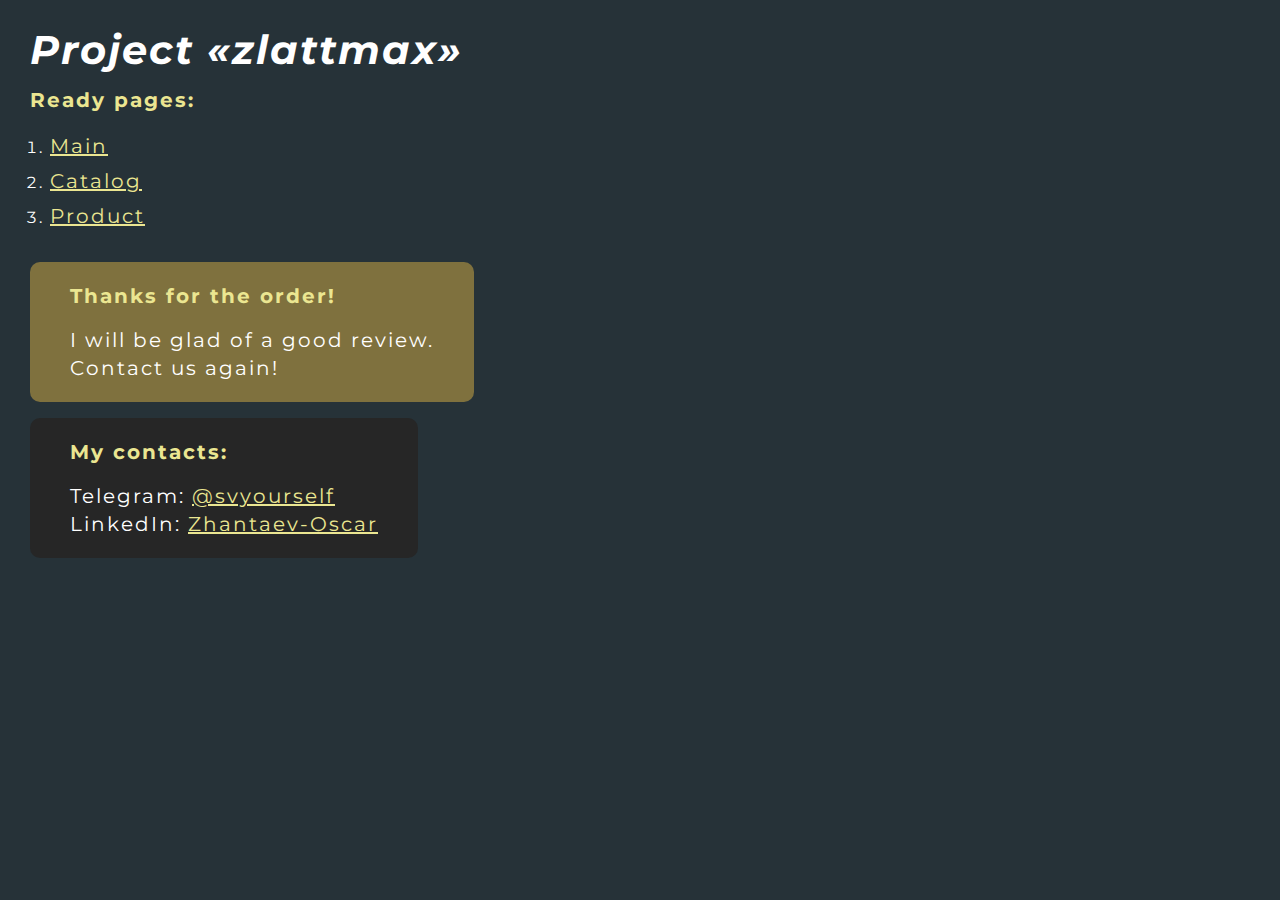
<file: index.html>
<!DOCTYPE html>
<html>

<head>
	<meta charset="UTF-8">
	<meta name="viewport" content="width=device-width, initial-scale=1.0">
	<title>Project «zlattmax»</title>
</head>

<body>
	<div class="rootpage">
		<h1>Project «zlattmax»</h1>
		<h2>Ready pages:</h2>
		<ol class="rootpage__list">
			<li><a target="_blank" href="home.html">Main</a></li>
			<li><a target="_blank" href="catalog.html">Catalog</a></li>
			<li><a target="_blank" href="product.html">Product</a></li>
		</ol>
		<div class="rootpage__tnx">
			<h2>Thanks for the order!</h2>
			<p>I will be glad of a good review.</p>
			<p>Contact us again!</p>
		</div>
		<div class="rootpage__contacts">
			<h2>My contacts:</h2>
			<p>Telegram: <a href="https://t.me/svyourself">@svyourself</a></p>
			<p>LinkedIn: <a href="https://www.linkedin.com/in/zhantaev-oscar-a5a2a7259">Zhantaev-Oscar</a></p>
		</div>
	</div>
</body>
<style>
	@charset "UTF-8";
	@import url("https://fonts.googleapis.com/css?family=Montserrat:regular,700&display=swap");

	*,
	*::before,
	*::after {
		padding: 0px;
		margin: 0px;
		border: 0px;
		box-sizing: border-box;
	}

	html,
	body {
		height: 100%;
		margin: 0;
		padding: 0;
		min-width: 320px;
		width: 100%;
		letter-spacing: 2px;
		color: #fff;
		background: #263238;
	}

	body {
		font-family: Montserrat;
		font-size: 100%;
		line-height: 1;
		font-size: 1rem;
	}

	a {
		text-decoration: underline;
		color: #ebe691;
		font-size: 20px;
	}

	a:visited {
		text-decoration: underline;
		color: #fff;
	}

	a:hover {
		text-decoration: none;
	}

	ul li {
		list-style: none;
	}

	img {
		vertical-align: top;
	}

	.wrapper {
		width: 100%;
		min-height: 100%;
		overflow: hidden;
	}

	.rootpage {
		padding: 30px;
		display: flex;
		flex-direction: column;
		align-items: flex-start;
	}

	@media (max-width: 767px) {
		.rootpage {
			padding: 30px 15px;
		}
	}

	h1 {
		color: #fff;
		font-style: italic;
		font-size: 2.5rem;
		margin: 0px 0px 1.25rem 0px;
	}

	@media (max-width: 767px) {
		h1 {
			font-size: 1.85rem;
			margin: 0px 0px 1.25rem 0px;
		}
	}

	h2 {
		color: #ebe691;
		font-size: 1.25rem;
		margin: 0px 0px 1rem 0px;
	}

	@media (max-width: 767px) {
		h2 {
			font-size: 1.125rem;
			margin: 0px 0px 1rem 0px;
		}
	}

	.rootpage__info {
		line-height: 140%;
		margin: 0px 0px 1.5rem 0px;
	}

	.rootpage__list {
		margin: 10px 0px 2.25rem 1.25rem;
	}

	.rootpage__list li:not(:last-child) {
		margin: 0px 0px 15px 0px;
	}

	.rootpage__contacts,
	.rootpage__tnx {
		border-radius: 10px;
		padding: 20px 40px;
		font-size: 20px;
		line-height: 140%;
	}

	@media (max-width: 767px) {

		.rootpage__contacts,
		.rootpage__tnx {
			border-radius: 40px;
			padding: 20px;
		}
	}

	.rootpage__contacts {
		background: #262626;
	}

	.rootpage__contacts a {
		color: #ebe691;
	}

	.rootpage__tnx {
		background: #7F713E;
		margin: 0px 0px 1rem 0px;
	}
</style>

</html>
</file>
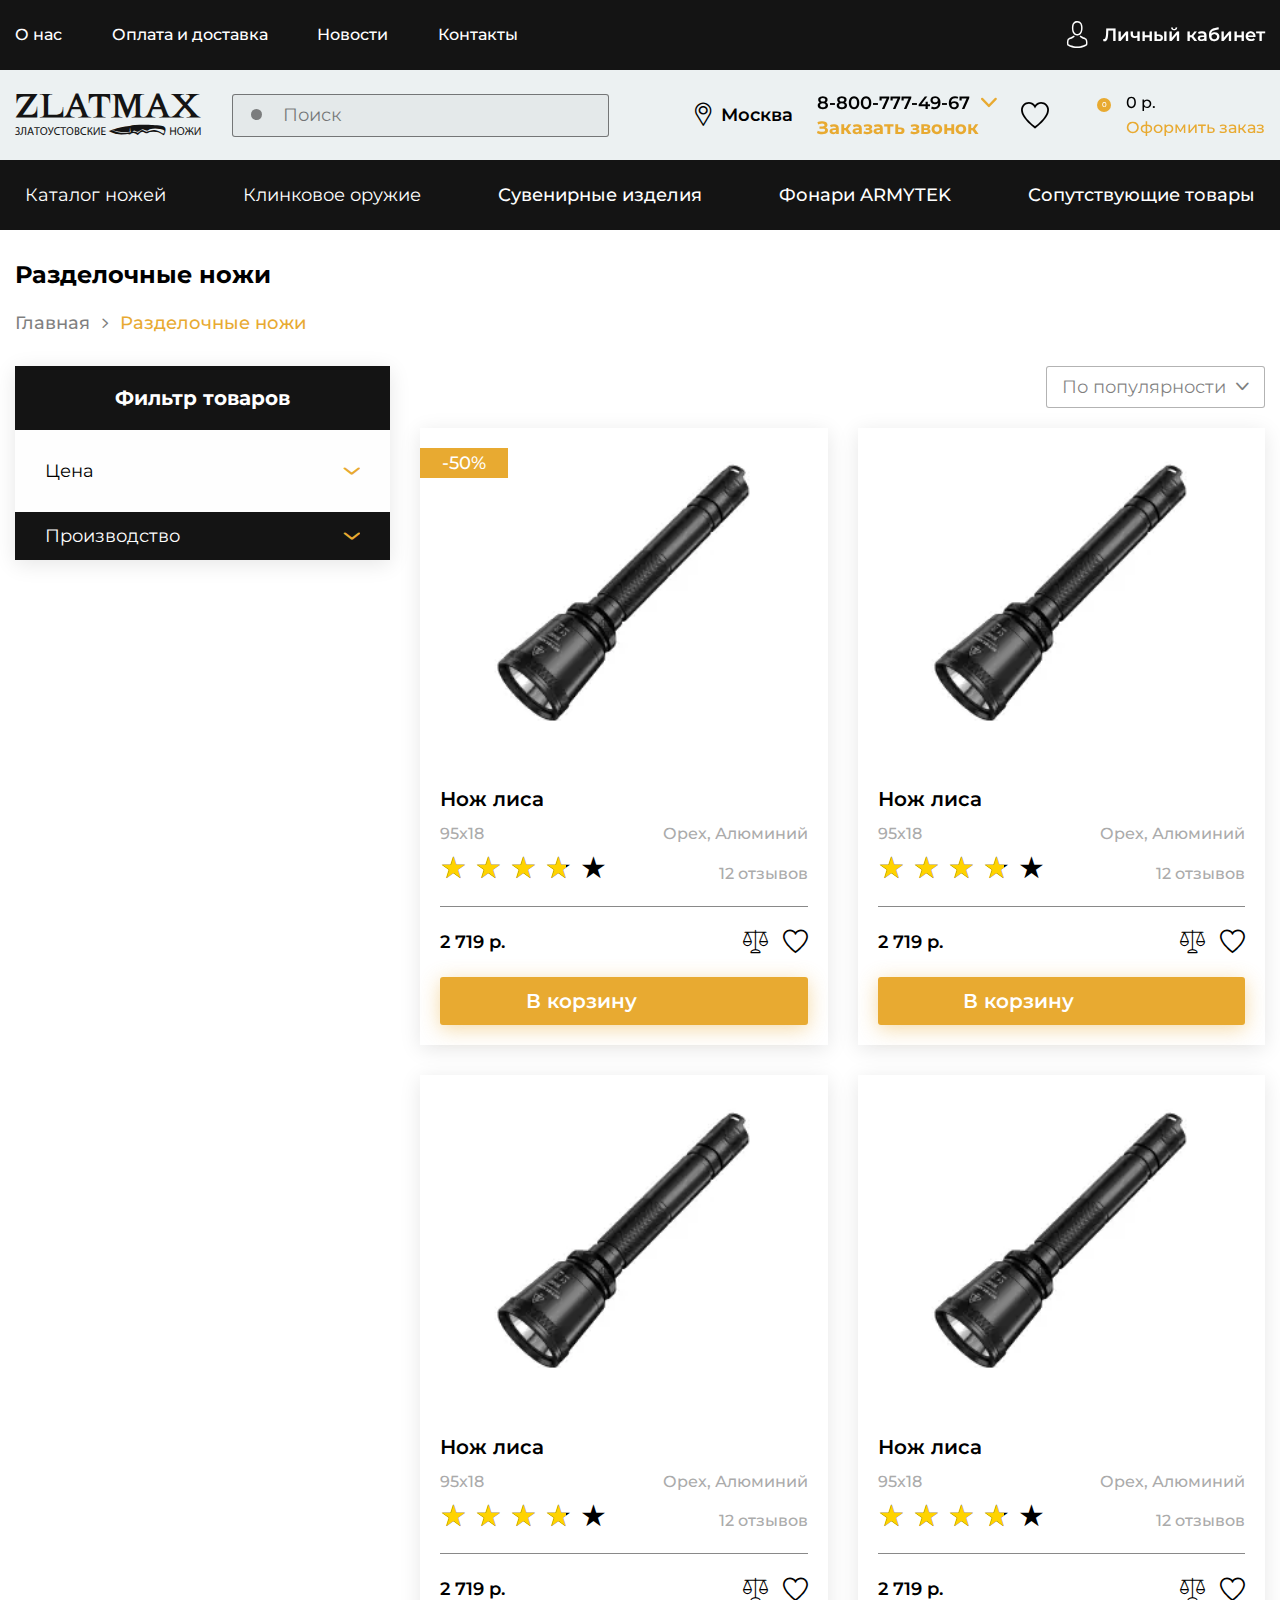
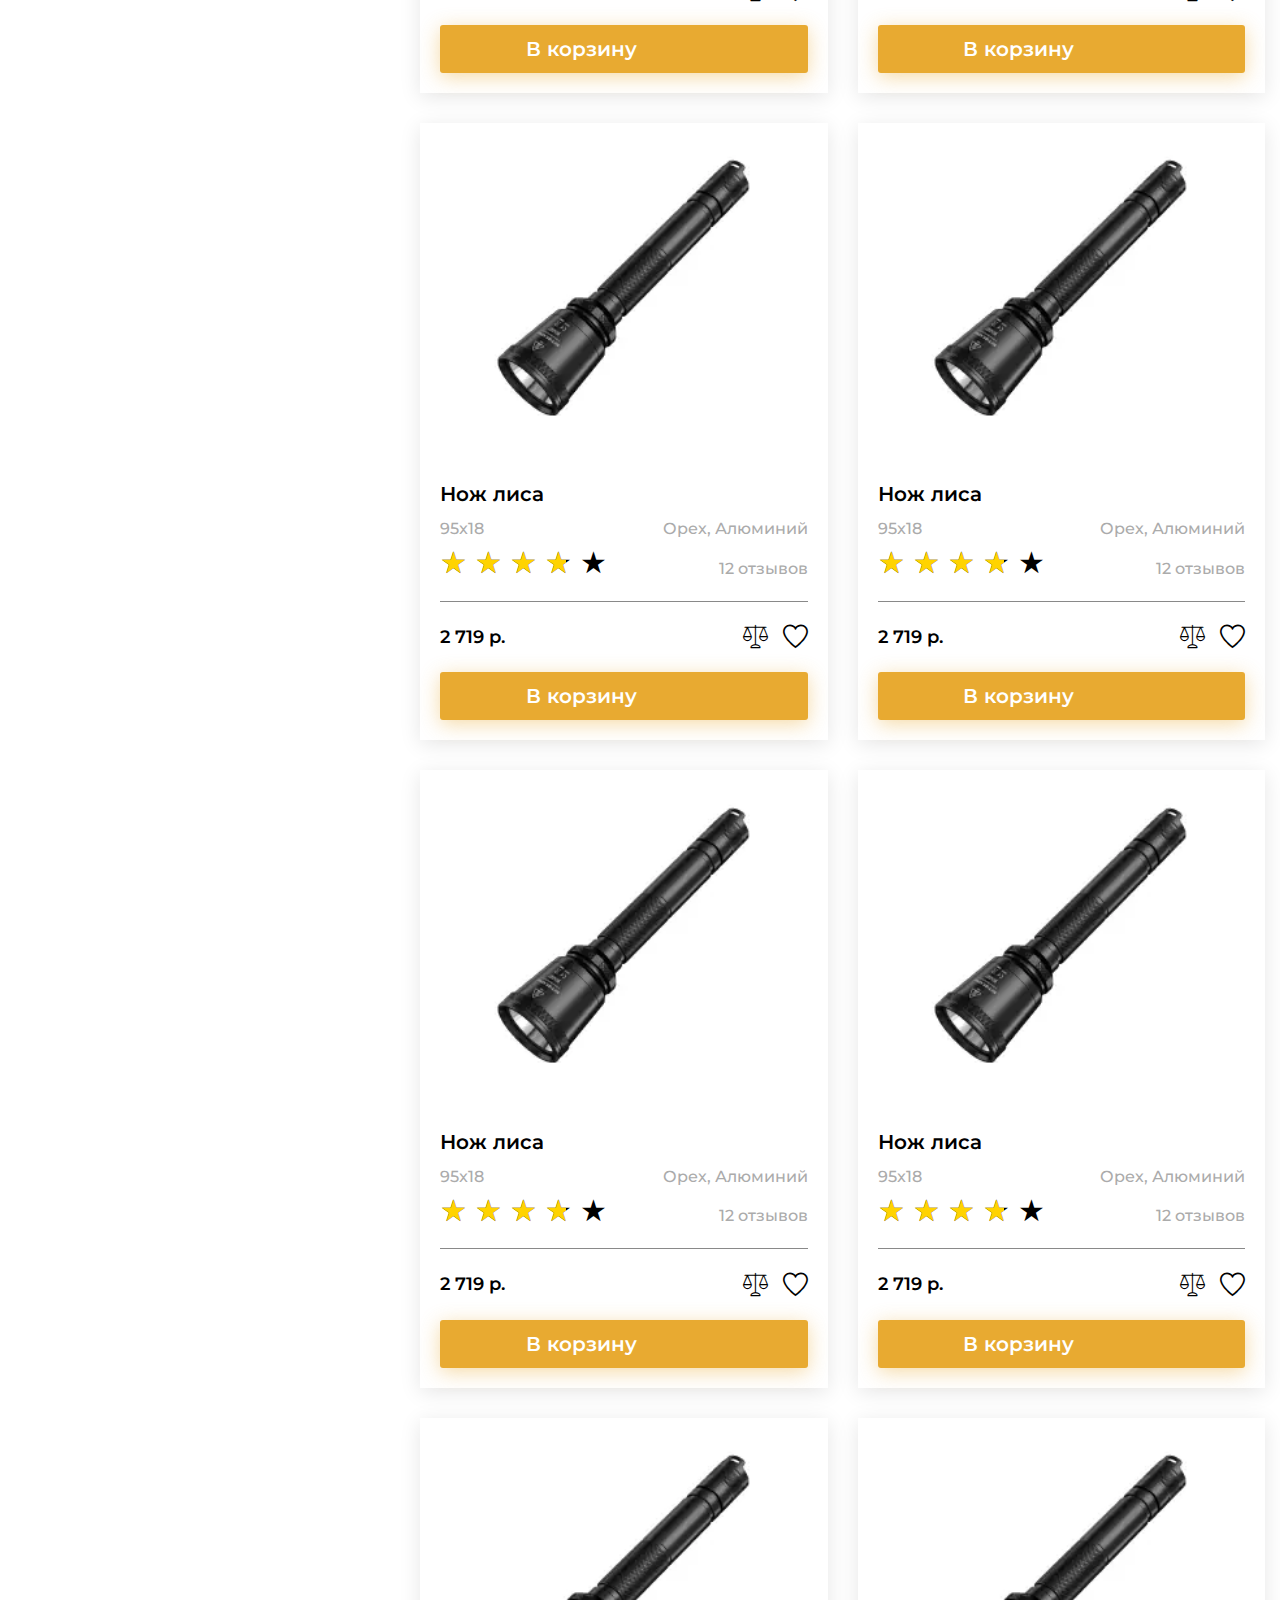
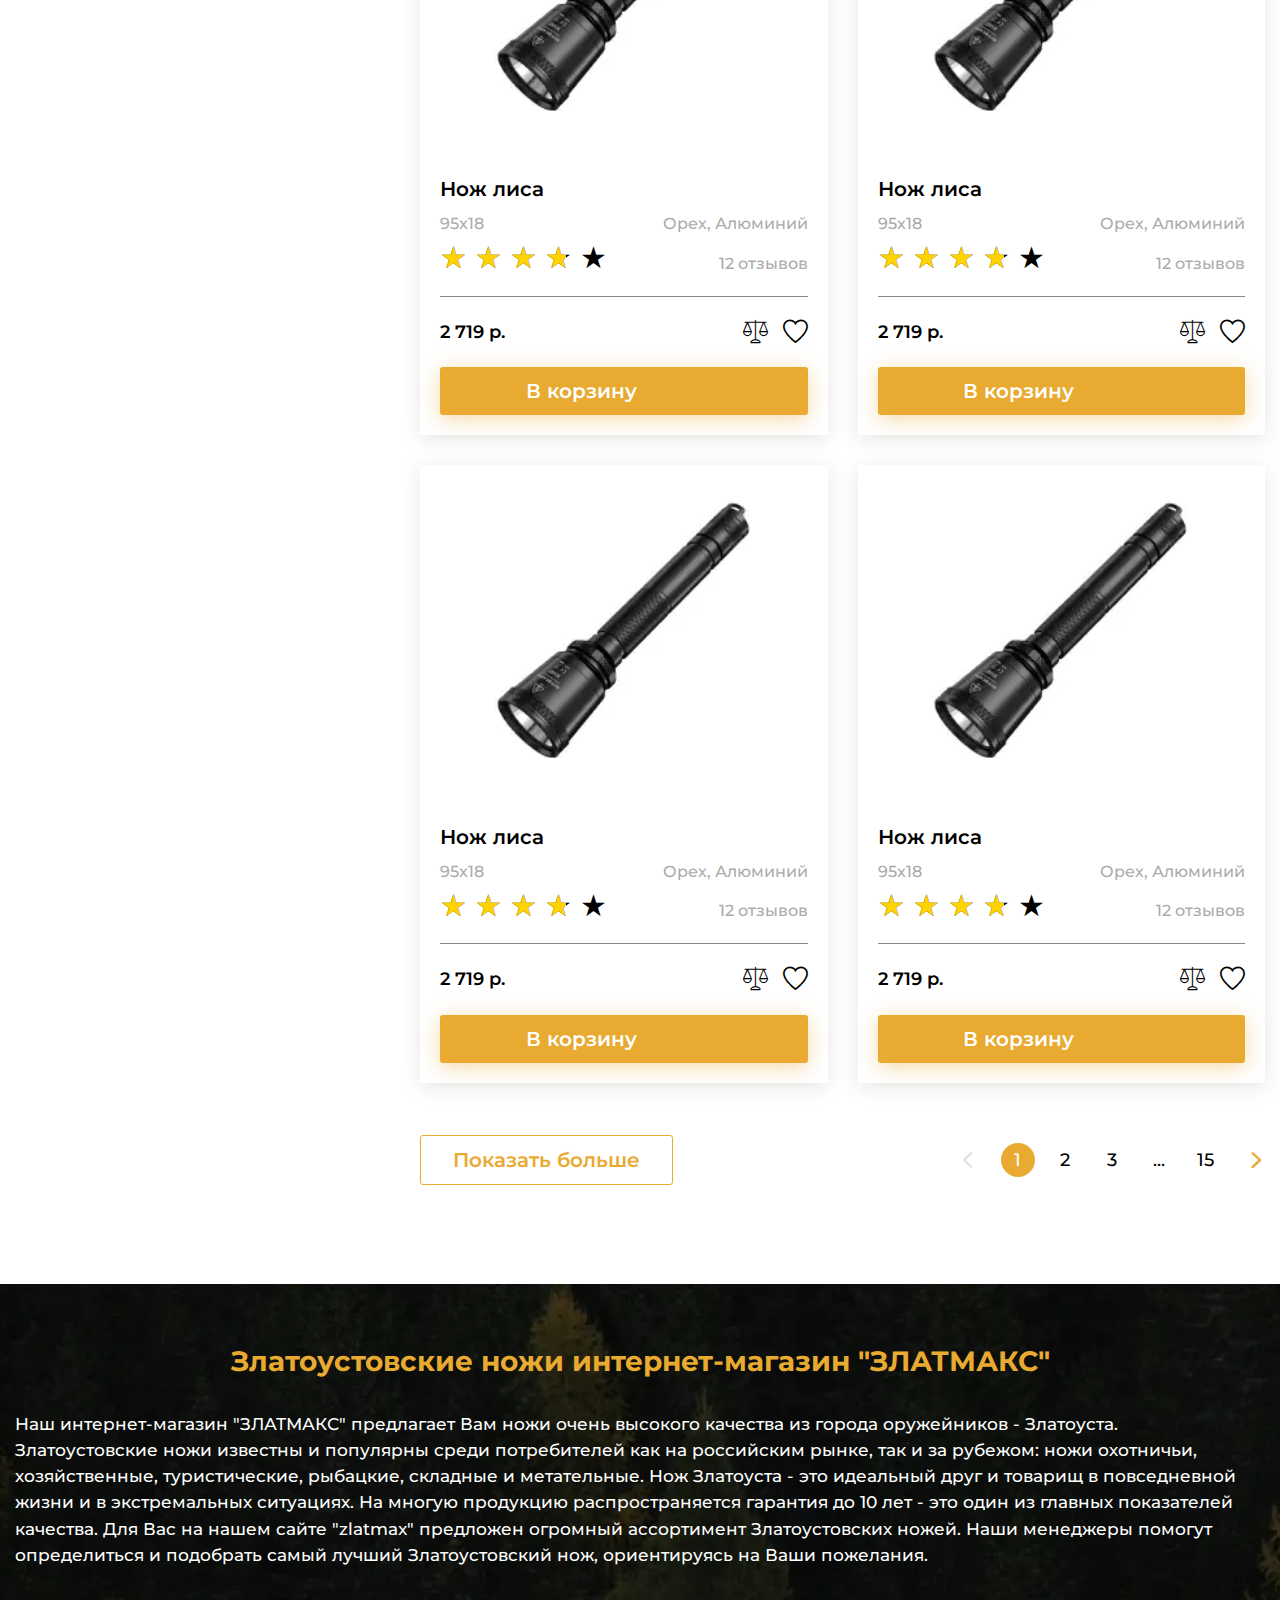
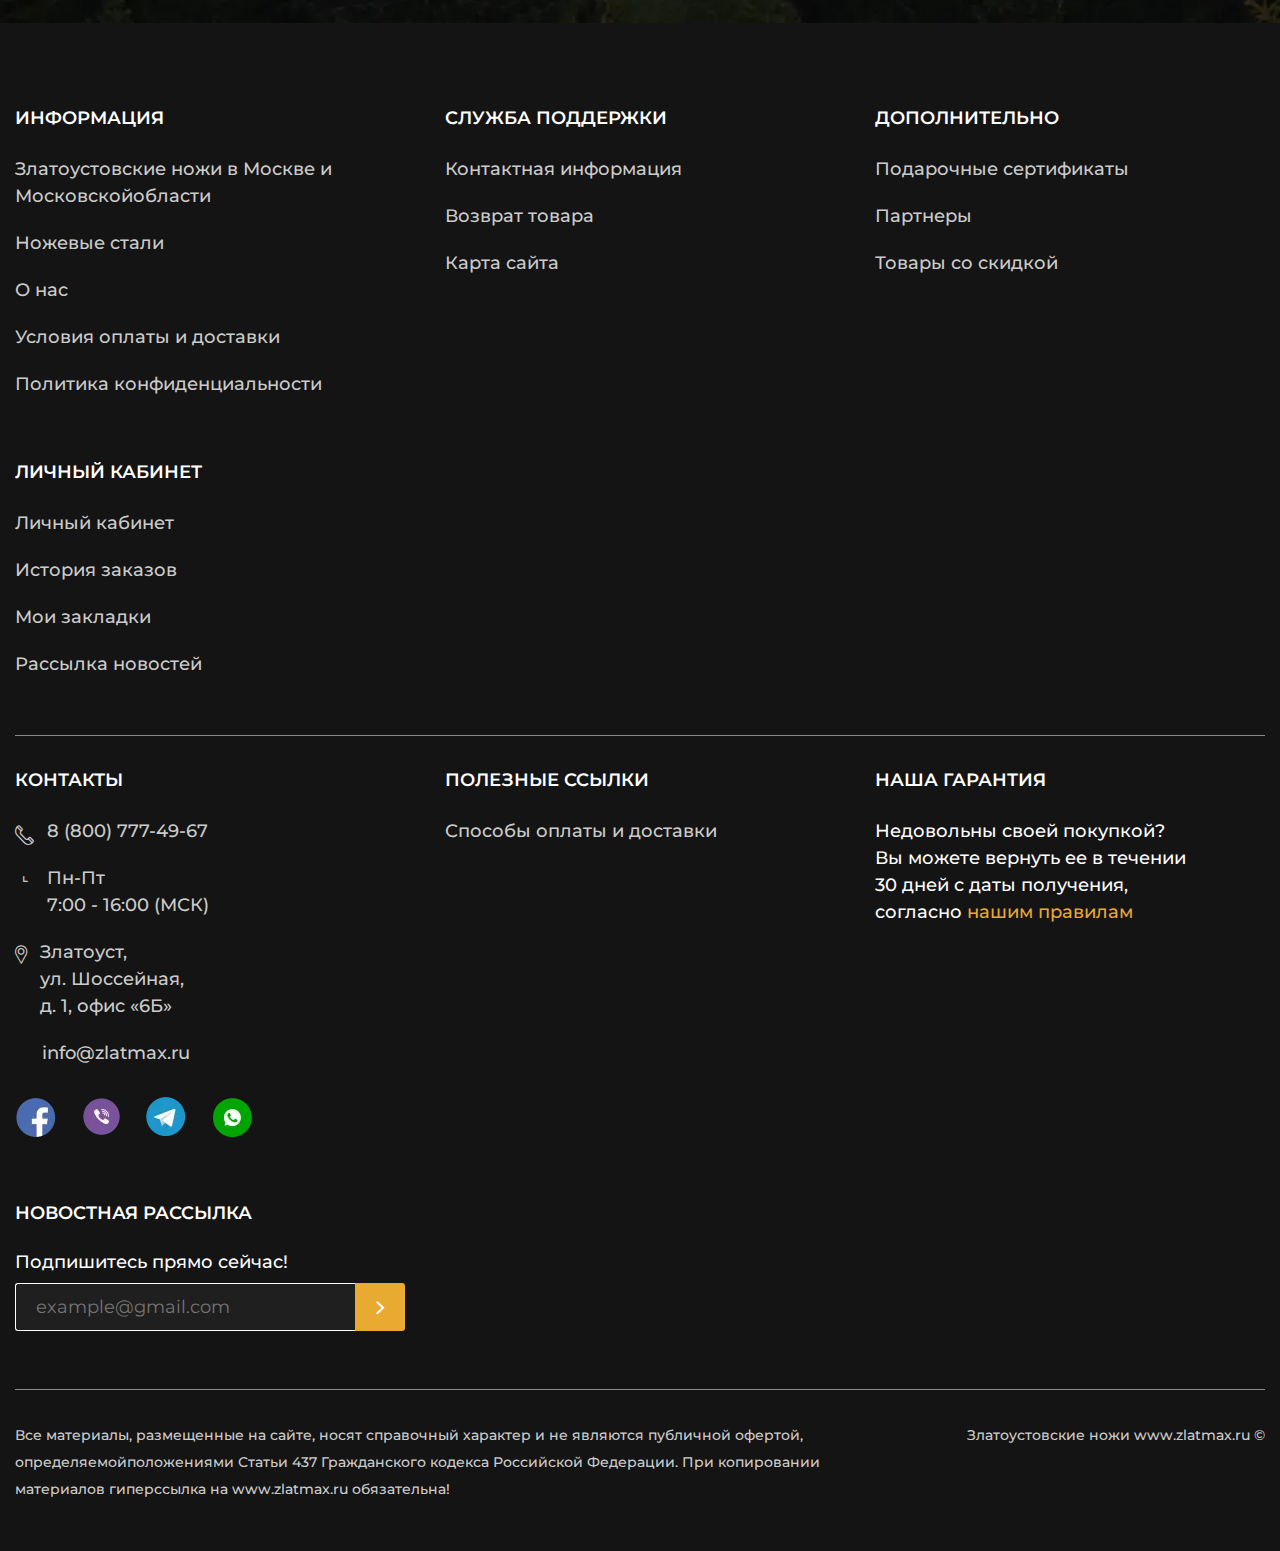
<file: catalog.html>
<!DOCTYPE html>
<html lang="ru">

<head>
	<title>Главная</title>
	<meta charset="UTF-8">
	<meta name="format-detection" content="telephone=no">
	<link rel="stylesheet" href="css/style.min.css?_v=20221208164652">
	<link rel="shortcut icon" href="favicon.ico">
	<!-- <meta name="robots" content="noindex, nofollow"> -->
	<meta name="viewport" content="width=device-width, initial-scale=1.0">
</head>

<body>
	<div class="wrapper">
		<header class="header">
			<div class="header__top top-header">
				<div class="top-header__container">
					<nav class="top-header__menu menu-top-header">
						<ul data-da=".menu__body, 991.98" class="menu-top-header__list">
							<li class="menu-top-header__item menu-top-header__item_catalog"><a href="#" data-catalog class="menu-top-header__link menu-top-header__link_catalog _icon-arrow-bottom">Каталог ножей</a>
							</li>
							<li class="menu-top-header__item"><a href="#" class="menu-top-header__link">О нас</a></li>
							<li class="menu-top-header__item"><a href="#" class="menu-top-header__link">Оплата и доставка</a></li>
							<li class="menu-top-header__item"><a href="#" class="menu-top-header__link">Новости</a></li>
							<li class="menu-top-header__item"><a href="#" class="menu-top-header__link">Контакты</a></li>
						</ul>
					</nav>
					<a href="#" class="top-header__user _icon-user"><span>Личный кабинет</span></a>
					<nav hidden class="menu">
						<button type="button" class="menu-icon icon-menu"><span></span></button>
						<div class="menu__body"></div>
					</nav>
				</div>
			</div>
			<div class="header__body body-header">
				<div class="body-header__container">
					<a href="#" class="body-header__logo"></a>
					<div data-da=".catalog-header__container, 479.98" class="body-header__search">
						<form action="#" class="search-header">
							<button type="submit" class="search-header__button _icon-search"></button>
							<input type="text" autocomplete="off" name="form[]" data-error="Ошибка" placeholder="Поиск" class="search-header__input">
						</form>
					</div>
					<div class="body-header__actions actions-header">
						<a href="#" class="actions-header__location _icon-location"><span>Москва</span></a>
						<div data-da=".top-header__container,991.98,first" class="actions-header__phones phones-header">
							<div data-spollers class="phones-header__items">
								<div class="phones-header__item">
									<a href="tel:88007774967" class="phones-header__phone"><span>8-800-777-49-67</span></a>
									<button type="button" data-spoller class="phones-header__arrow _icon-arrow-bottom"></button>
									<ul class="phones-header__list">
										<li><a href="tel:88007774968" class="phones-header__phone">8-800-777-49-68</a></li>
										<li><a href="tel:88007774969" class="phones-header__phone">8-800-777-49-69</a></li>
										<li><a href="tel:88007774960" class="phones-header__phone">8-800-777-49-60</a></li>
									</ul>
								</div>
							</div>
							<button type="button" data-popup="#callback" class="phones-header__callback">Заказать звонок</button>
						</div>
						<a href="" data-da=".top-header__container,991.98,2" class="actions-header__favorite _icon-favorite"></a>
						<a href="" data-da=".top-header__container,991.98,2" class="actions-header__cart cart-header">
							<div class="cart-header__icon _icon-cart"><span>0</span></div>
							<div class="cart-header__body">
								<div class="cart-header__summ">0 р.</div>
								<div class="cart-header__link">Оформить заказ</div>
							</div>
						</a>
					</div>
				</div>
			</div>
			<div class="header__catalog catalog-header">
				<div class="catalog-header__container">
					<nav class="catalog-header__menu menu-catalog">
						<button type="button" class="menu-catalog__back _icon-back">Назад</button>
						<ul class="menu-catalog__list">
							<li class="menu-catalog-item"><button data-parent="1" class="menu-catalog__link">Каталог ножей</button>
							</li>
							<li class="menu-catalog-item"><button data-parent="2" class="menu-catalog__link">Клинковое
									оружие</button></li>
							<li class="menu-catalog-item"><a href="" class="menu-catalog__link">Сувенирные изделия</a></li>
							<li class="menu-catalog-item"><a href="" class="menu-catalog__link">Фонари ARMYTEK</a></li>
							<li class="menu-catalog-item"><a href="" class="menu-catalog__link">Сопутствующие товары</a></li>
						</ul>
						<div class="menu-catalog__sub-menu sub-menu-catalog">
							<button type="button" class="sub-menu-catalog__back _icon-back">Назад</button>
							<div class="sub-menu-catalog__container">
								<div hidden data-submenu="1" class="sub-menu-catalog__block">
									<div class="sub-menu-catalog__category">
										<a href="#" class="sub-menu-catalog__link-category">Категория ножей</a>
									</div>
									<div class="sub-menu-catalog__category">
										<a href="#" class="sub-menu-catalog__link-category">Производство ножей</a>
									</div>
									<div class="sub-menu-catalog__category">
										<a href="#" class="sub-menu-catalog__link-category">Ножи по маркам стали</a>
									</div>
									<div class="sub-menu-catalog__category">
										<a href="#" class="sub-menu-catalog__link-category">Заточка и полировка ножей</a>
									</div>
									<div class="sub-menu-catalog__category">
										<a href="#" class="sub-menu-catalog__link-category">Ножевая мастерская</a>
									</div>
									<ul class="sub-menu-catalog__list">
										<li class="sub-menu-catalog__item"><a href="#" class="sub-menu-catalog__link">Разделочные
												ножи</a></li>
										<li class="sub-menu-catalog__item"><a href="#" class="sub-menu-catalog__link">Туристические
												ножи</a></li>
										<li class="sub-menu-catalog__item"><a href="#" class="sub-menu-catalog__link">Ножи
												охотничьи</a></li>
										<li class="sub-menu-catalog__item"><a href="#" class="sub-menu-catalog__link">Булатные
												ножи</a></li>
										<li class="sub-menu-catalog__item"><a href="#" class="sub-menu-catalog__link">Ножи из
												дамаска</a></li>
										<li class="sub-menu-catalog__item"><a href="#" class="sub-menu-catalog__link">Тактического
												назначения</a></li>
										<li class="sub-menu-catalog__item"><a href="#" class="sub-menu-catalog__link">Метательные
												ножи</a></li>
										<li class="sub-menu-catalog__item"><a href="#" class="sub-menu-catalog__link">Мачете и
												кукри</a></li>
										<li class="sub-menu-catalog__item"><a href="#" class="sub-menu-catalog__link">Ножи
												кухонные</a></li>
									</ul>
									<ul class="sub-menu-catalog__list">
										<li class="sub-menu-catalog__item"><a href="#" class="sub-menu-catalog__link">Ножи АИР</a>
										</li>
										<li class="sub-menu-catalog__item"><a href="#" class="sub-menu-catalog__link">Ножи ЗИК</a>
										</li>
										<li class="sub-menu-catalog__item"><a href="#" class="sub-menu-catalog__link">Ножи ЗЗОСС</a>
										</li>
										<li class="sub-menu-catalog__item"><a href="#" class="sub-menu-catalog__link">Ножи
												РОСоружие</a></li>
										<li class="sub-menu-catalog__item"><a href="#" class="sub-menu-catalog__link">Ножи
												Оружейник</a></li>
										<li class="sub-menu-catalog__item"><a href="#" class="sub-menu-catalog__link">Булат Сергея
												Баранова</a></li>
										<li class="sub-menu-catalog__item"><a href="#" class="sub-menu-catalog__link">Булат Андрея
												Умерова</a></li>
										<li class="sub-menu-catalog__item"><a href="#" class="sub-menu-catalog__link">Ножи Златко</a>
										</li>
										<li class="sub-menu-catalog__item"><a href="#" class="sub-menu-catalog__link">Ножи
												Стиль-М</a></li>
										<li class="sub-menu-catalog__item"><a href="#" class="sub-menu-catalog__link">Оружейная
												компания</a></li>
									</ul>
									<ul class="sub-menu-catalog__list">
										<li class="sub-menu-catalog__item"><a href="#" class="sub-menu-catalog__link">Ножи из стали
												40х102С2М</a></li>
										<li class="sub-menu-catalog__item"><a href="#" class="sub-menu-catalog__link">Ножи из стали
												95х18</a></li>
										<li class="sub-menu-catalog__item"><a href="#" class="sub-menu-catalog__link">Ножи из стали
												100х13м</a></li>
										<li class="sub-menu-catalog__item"><a href="#" class="sub-menu-catalog__link">Ножи из стали
												110х18м-ШД</a></li>
										<li class="sub-menu-catalog__item"><a href="#" class="sub-menu-catalog__link">Ножи из стали
												ЭИ-107 ТЦ</a></li>
										<li class="sub-menu-catalog__item"><a href="#" class="sub-menu-catalog__link">Ножи из стали
												50х14МФ</a></li>
										<li class="sub-menu-catalog__item"><a href="#" class="sub-menu-catalog__link">Ножи из стали
												AUS-8</a></li>
										<li class="sub-menu-catalog__item"><a href="#" class="sub-menu-catalog__link">Ножи из стали
												К340</a></li>
										<li class="sub-menu-catalog__item"><a href="#" class="sub-menu-catalog__link">Ножи из стали
												M390</a></li>
										<li class="sub-menu-catalog__item"><a href="#" class="sub-menu-catalog__link">Ножи из стали
												ЭП-766</a></li>
									</ul>
									<ul class="sub-menu-catalog__list">
										<li class="sub-menu-catalog__item"><a href="#" class="sub-menu-catalog__link">Паста ГОИ</a>
										</li>
										<li class="sub-menu-catalog__item"><a href="#" class="sub-menu-catalog__link">Алмазная
												паста</a></li>
										<li class="sub-menu-catalog__item"><a href="#" class="sub-menu-catalog__link">Бруски и камни
												для заточки</a></li>
										<li class="sub-menu-catalog__item"><a href="#" class="sub-menu-catalog__link">Заточные
												системы</a></li>
									</ul>
									<ul class="sub-menu-catalog__list">
										<li class="sub-menu-catalog__item"><a href="#" class="sub-menu-catalog__link">Ножевые
												клинки</a></li>
										<li class="sub-menu-catalog__item"><a href="#" class="sub-menu-catalog__link">Заготовки для
												ножей</a></li>
										<li class="sub-menu-catalog__item"><a href="#" class="sub-menu-catalog__link">Литье для
												ножей</a></li>
										<li class="sub-menu-catalog__item"><a href="#" class="sub-menu-catalog__link">Материалы для
												рукоятей</a></li>
										<li class="sub-menu-catalog__item"><a href="#" class="sub-menu-catalog__link">Уход за
												рукоятиями ножей</a></li>
									</ul>
									<div class="sub-menu-catalog__footer">
										<a href="#" class="sub-menu-catalog__all">Смотреть все</a>
									</div>
									<div class="sub-menu-catalog__footer">
										<a href="#" class="sub-menu-catalog__all">Смотреть все</a>
									</div>
									<div class="sub-menu-catalog__footer">
										<a href="#" class="sub-menu-catalog__all">Смотреть все</a>
									</div>
									<div class="sub-menu-catalog__footer">
										<a href="#" class="sub-menu-catalog__all">Смотреть все</a>
									</div>
									<div class="sub-menu-catalog__footer">
										<a href="#" class="sub-menu-catalog__all">Смотреть все</a>
									</div>
								</div>

								<div hidden data-submenu="2" class="sub-menu-catalog__block">
									<div class="sub-menu-catalog__category">
										<a href="#" class="sub-menu-catalog__link-category">Категория ножей</a>
									</div>
									<div class="sub-menu-catalog__category">
										<a href="#" class="sub-menu-catalog__link-category">Производство ножей</a>
									</div>
									<div class="sub-menu-catalog__category">
										<a href="#" class="sub-menu-catalog__link-category">Заточка и полировка ножей</a>
									</div>
									<ul class="sub-menu-catalog__list">
										<li class="sub-menu-catalog__item"><a href="#" class="sub-menu-catalog__link">Разделочные
												ножи</a></li>
										<li class="sub-menu-catalog__item"><a href="#" class="sub-menu-catalog__link">Туристические
												ножи</a></li>
										<li class="sub-menu-catalog__item"><a href="#" class="sub-menu-catalog__link">Ножи
												охотничьи</a></li>
										<li class="sub-menu-catalog__item"><a href="#" class="sub-menu-catalog__link">Булатные
												ножи</a></li>
										<li class="sub-menu-catalog__item"><a href="#" class="sub-menu-catalog__link">Ножи из
												дамаска</a></li>
										<li class="sub-menu-catalog__item"><a href="#" class="sub-menu-catalog__link">Тактического
												назначения</a></li>
										<li class="sub-menu-catalog__item"><a href="#" class="sub-menu-catalog__link">Метательные
												ножи</a></li>
										<li class="sub-menu-catalog__item"><a href="#" class="sub-menu-catalog__link">Мачете и
												кукри</a></li>
										<li class="sub-menu-catalog__item"><a href="#" class="sub-menu-catalog__link">Ножи
												кухонные</a></li>
									</ul>
									<ul class="sub-menu-catalog__list">
										<li class="sub-menu-catalog__item"><a href="#" class="sub-menu-catalog__link">Ножи АИР</a>
										</li>
										<li class="sub-menu-catalog__item"><a href="#" class="sub-menu-catalog__link">Ножи ЗИК</a>
										</li>
										<li class="sub-menu-catalog__item"><a href="#" class="sub-menu-catalog__link">Ножи ЗЗОСС</a>
										</li>
										<li class="sub-menu-catalog__item"><a href="#" class="sub-menu-catalog__link">Ножи
												РОСоружие</a></li>
										<li class="sub-menu-catalog__item"><a href="#" class="sub-menu-catalog__link">Ножи
												Оружейник</a></li>
										<li class="sub-menu-catalog__item"><a href="#" class="sub-menu-catalog__link">Булат Сергея
												Баранова</a></li>
										<li class="sub-menu-catalog__item"><a href="#" class="sub-menu-catalog__link">Булат Андрея
												Умерова</a></li>
										<li class="sub-menu-catalog__item"><a href="#" class="sub-menu-catalog__link">Ножи Златко</a>
										</li>
										<li class="sub-menu-catalog__item"><a href="#" class="sub-menu-catalog__link">Ножи
												Стиль-М</a></li>
										<li class="sub-menu-catalog__item"><a href="#" class="sub-menu-catalog__link">Оружейная
												компания</a></li>
									</ul>
									<ul class="sub-menu-catalog__list">
										<li class="sub-menu-catalog__item"><a href="#" class="sub-menu-catalog__link">Паста ГОИ</a>
										</li>
										<li class="sub-menu-catalog__item"><a href="#" class="sub-menu-catalog__link">Алмазная
												паста</a></li>
										<li class="sub-menu-catalog__item"><a href="#" class="sub-menu-catalog__link">Бруски и камни
												для заточки</a></li>
										<li class="sub-menu-catalog__item"><a href="#" class="sub-menu-catalog__link">Заточные
												системы</a></li>
									</ul>
									<div class="sub-menu-catalog__footer">
										<a href="#" class="sub-menu-catalog__all">Смотреть все</a>
									</div>
									<div class="sub-menu-catalog__footer">
										<a href="#" class="sub-menu-catalog__all">Смотреть все</a>
									</div>
									<div class="sub-menu-catalog__footer">
										<a href="#" class="sub-menu-catalog__all">Смотреть все</a>
									</div>
								</div>
							</div>
						</div>
					</nav>
				</div>
			</div>
		</header>
		<main class="page page_inner">
			<div class="page__header">
				<div class="page__container">
					<h1 class="page__title title">Разделочные ножи</h1>
					<nav class="page__breadcrumbs breadcrumbs">
						<ul class="breadcrumbs__list">
							<li class="breadcrumbs__item">
								<a href="" class="breadcrumbs__link">Главная</a>
							</li>
							<li class="breadcrumbs__item">
								<span class="breadcrumbs__current">Разделочные ножи</span>
							</li>
						</ul>
					</nav>
				</div>
			</div>
			<div class="catalog">
				<div class="catalog__container">
					<div class="catalog__body">
						<div class="catalog__filter filter-catalog">
							<button type="button" class="filter-catalog__title">Фильтр товаров</button>
							<div data-spollers class="filter-catalog__items">
								<div class="filter-catalog__price price-filter">
									<button type="button" data-spoller class="price-filter__title _icon-spoller-arrow">Цена</button>
									<div data-range class="price-filter__body">
										<div class="price-filter__inputs">
											<input data-range-from="0" id="price-range__from" autocomplete="off" type="text" value="500" name="form[]" class="price-filter__input">
											<input data-range-to="5000" id="price-range__to" autocomplete="off" type="text" value="1000" name="form[]" class="price-filter__input">
										</div>
										<div data-range-item class="price-filter__range"></div>
									</div>
								</div>
								<div class="filter-catalog__item item-filter-catalog">
									<button type="button" data-spoller class="item-filter-catalog__title _icon-spoller-arrow">Производство</button>
									<div class="item-filter-catalog__body">
										<div class="item-filter-catalog__checkbox checkbox">
											<input id="c_1" autocomplete="off" type="checkbox" name="form[]" data-error="error" value="1" placeholder="" class="checkbox__input">
											<label for="c_1" class="checkbox__label"><span class="checkbox__text">АиР
													<small>(250)</small></span></label>
										</div>
										<div class="item-filter-catalog__checkbox checkbox">
											<input id="c_2" autocomplete="off" type="checkbox" name="form[]" data-error="error" value="1" placeholder="" class="checkbox__input">
											<label for="c_2" class="checkbox__label"><span class="checkbox__text">Булат Сергея
													Баранова
													<small>(25)</small></span></label>
										</div>
										<div class="item-filter-catalog__checkbox checkbox">
											<input id="c_3" autocomplete="off" type="checkbox" name="form[]" data-error="error" value="1" placeholder="" class="checkbox__input">
											<label for="c_3" class="checkbox__label"><span class="checkbox__text">Булат Умерова
													<small>(250)</small></span></label>
										</div>
										<div class="item-filter-catalog__checkbox checkbox">
											<input id="c_4" autocomplete="off" type="checkbox" name="form[]" data-error="error" value="1" placeholder="" class="checkbox__input">
											<label for="c_4" class="checkbox__label"><span class="checkbox__text">ЗЗОСС
													<small>(18)</small></span></label>
										</div>
										<div class="item-filter-catalog__checkbox checkbox">
											<input id="c_5" autocomplete="off" type="checkbox" name="form[]" data-error="error" value="1" placeholder="" class="checkbox__input">
											<label for="c_5" class="checkbox__label"><span class="checkbox__text">ЗИК
													<small>(170)</small></span></label>
										</div>
										<div class="item-filter-catalog__checkbox checkbox">
											<input id="c_6" autocomplete="off" type="checkbox" name="form[]" data-error="error" value="1" placeholder="" class="checkbox__input">
											<label for="c_6" class="checkbox__label"><span class="checkbox__text">ЗЛАТКО
													<small>(30)</small></span></label>
										</div>
									</div>
								</div>
							</div>
						</div>
						<div class="catalog__content">
							<div class="catalog__control">
								<select name="form[]" class="control">
									<option value="1" selected>По популярности</option>
									<option value="2">По популярности</option>
									<option value="3">По популярности</option>
									<option value="4">По популярности</option>
								</select>
							</div>
							<div class="catalog__products">
								<article class="products-card">
									<div class="products-card__sale">-50%</div>
									<a href="" class="products-card__image">
										<span class="products-card__item-image-ibg products-card__item-image-ibg_contain">
											<picture><source srcset="img/product-card/image-02.webp" type="image/webp"><img src="img/product-card/image-02.jpg?_v=1670496412156" alt="Картинка"></picture>
										</span>
									</a>
									<div class="products-card__body">
										<h4 class="products-card__title">
											<a href="" class="products-card__link-title">Нож лиса</a>
										</h4>
										<div class="products-card__info info-products-card">
											<div class="info-products-card__size">95x18</div>
											<div class="info-products-card__materials">Орех, Алюминий</div>
										</div>
										<div class="products-card__rating rating rating_set">
											<div class="rating__body">
												<div class="rating__active"></div>
												<div class="rating__items">
													<input type="radio" class="rating__item" value="1" name="rating">
													<input type="radio" class="rating__item" value="2" name="rating">
													<input type="radio" class="rating__item" value="3" name="rating">
													<input type="radio" class="rating__item" value="4" name="rating">
													<input type="radio" class="rating__item" value="5" name="rating">
												</div>
												<div class="rating__value">3.6</div>
											</div>
											<div class="rating__info">12 отзывов</div>
										</div>
										<div class="products-card__footer">
											<div class="products-card__price">2 719 p.</div>
											<a href="" class="products-card__compare _icon-compare"></a>
											<a href="" class="products-card__favorite _icon-favorite"></a>
										</div>
										<button type="button" class="products-card__cart button"><span class="_icon-cart">В
												корзину</span></button>
									</div>
								</article>
								<article class="products-card">
									<a href="" class="products-card__image">
										<span class="products-card__item-image-ibg products-card__item-image-ibg_contain">
											<picture><source srcset="img/product-card/image-02.webp" type="image/webp"><img src="img/product-card/image-02.jpg?_v=1670496412156" alt="Картинка"></picture>
										</span>
									</a>
									<div class="products-card__body">
										<h4 class="products-card__title">
											<a href="" class="products-card__link-title">Нож лиса</a>
										</h4>
										<div class="products-card__info info-products-card">
											<div class="info-products-card__size">95x18</div>
											<div class="info-products-card__materials">Орех, Алюминий</div>
										</div>
										<div class="products-card__rating rating rating_set">
											<div class="rating__body">
												<div class="rating__active"></div>
												<div class="rating__items">
													<input type="radio" class="rating__item" value="1" name="rating">
													<input type="radio" class="rating__item" value="2" name="rating">
													<input type="radio" class="rating__item" value="3" name="rating">
													<input type="radio" class="rating__item" value="4" name="rating">
													<input type="radio" class="rating__item" value="5" name="rating">
												</div>
												<div class="rating__value">3.6</div>
											</div>
											<div class="rating__info">12 отзывов</div>
										</div>
										<div class="products-card__footer">
											<div class="products-card__price">2 719 p.</div>
											<a href="" class="products-card__compare _icon-compare"></a>
											<a href="" class="products-card__favorite _icon-favorite"></a>
										</div>
										<button type="button" class="products-card__cart button"><span class="_icon-cart">В
												корзину</span></button>
									</div>
								</article>
								<article class="products-card">
									<a href="" class="products-card__image">
										<span class="products-card__item-image-ibg products-card__item-image-ibg_contain">
											<picture><source srcset="img/product-card/image-02.webp" type="image/webp"><img src="img/product-card/image-02.jpg?_v=1670496412156" alt="Картинка"></picture>
										</span>
									</a>
									<div class="products-card__body">
										<h4 class="products-card__title">
											<a href="" class="products-card__link-title">Нож лиса</a>
										</h4>
										<div class="products-card__info info-products-card">
											<div class="info-products-card__size">95x18</div>
											<div class="info-products-card__materials">Орех, Алюминий</div>
										</div>
										<div class="products-card__rating rating rating_set">
											<div class="rating__body">
												<div class="rating__active"></div>
												<div class="rating__items">
													<input type="radio" class="rating__item" value="1" name="rating">
													<input type="radio" class="rating__item" value="2" name="rating">
													<input type="radio" class="rating__item" value="3" name="rating">
													<input type="radio" class="rating__item" value="4" name="rating">
													<input type="radio" class="rating__item" value="5" name="rating">
												</div>
												<div class="rating__value">3.6</div>
											</div>
											<div class="rating__info">12 отзывов</div>
										</div>
										<div class="products-card__footer">
											<div class="products-card__price">2 719 p.</div>
											<a href="" class="products-card__compare _icon-compare"></a>
											<a href="" class="products-card__favorite _icon-favorite"></a>
										</div>
										<button type="button" class="products-card__cart button"><span class="_icon-cart">В
												корзину</span></button>
									</div>
								</article>
								<article class="products-card">
									<a href="" class="products-card__image">
										<span class="products-card__item-image-ibg products-card__item-image-ibg_contain">
											<picture><source srcset="img/product-card/image-02.webp" type="image/webp"><img src="img/product-card/image-02.jpg?_v=1670496412156" alt="Картинка"></picture>
										</span>
									</a>
									<div class="products-card__body">
										<h4 class="products-card__title">
											<a href="" class="products-card__link-title">Нож лиса</a>
										</h4>
										<div class="products-card__info info-products-card">
											<div class="info-products-card__size">95x18</div>
											<div class="info-products-card__materials">Орех, Алюминий</div>
										</div>
										<div class="products-card__rating rating rating_set">
											<div class="rating__body">
												<div class="rating__active"></div>
												<div class="rating__items">
													<input type="radio" class="rating__item" value="1" name="rating">
													<input type="radio" class="rating__item" value="2" name="rating">
													<input type="radio" class="rating__item" value="3" name="rating">
													<input type="radio" class="rating__item" value="4" name="rating">
													<input type="radio" class="rating__item" value="5" name="rating">
												</div>
												<div class="rating__value">3.6</div>
											</div>
											<div class="rating__info">12 отзывов</div>
										</div>
										<div class="products-card__footer">
											<div class="products-card__price">2 719 p.</div>
											<a href="" class="products-card__compare _icon-compare"></a>
											<a href="" class="products-card__favorite _icon-favorite"></a>
										</div>
										<button type="button" class="products-card__cart button"><span class="_icon-cart">В
												корзину</span></button>
									</div>
								</article>
								<article class="products-card">
									<a href="" class="products-card__image">
										<span class="products-card__item-image-ibg products-card__item-image-ibg_contain">
											<picture><source srcset="img/product-card/image-02.webp" type="image/webp"><img src="img/product-card/image-02.jpg?_v=1670496412156" alt="Картинка"></picture>
										</span>
									</a>
									<div class="products-card__body">
										<h4 class="products-card__title">
											<a href="" class="products-card__link-title">Нож лиса</a>
										</h4>
										<div class="products-card__info info-products-card">
											<div class="info-products-card__size">95x18</div>
											<div class="info-products-card__materials">Орех, Алюминий</div>
										</div>
										<div class="products-card__rating rating rating_set">
											<div class="rating__body">
												<div class="rating__active"></div>
												<div class="rating__items">
													<input type="radio" class="rating__item" value="1" name="rating">
													<input type="radio" class="rating__item" value="2" name="rating">
													<input type="radio" class="rating__item" value="3" name="rating">
													<input type="radio" class="rating__item" value="4" name="rating">
													<input type="radio" class="rating__item" value="5" name="rating">
												</div>
												<div class="rating__value">3.6</div>
											</div>
											<div class="rating__info">12 отзывов</div>
										</div>
										<div class="products-card__footer">
											<div class="products-card__price">2 719 p.</div>
											<a href="" class="products-card__compare _icon-compare"></a>
											<a href="" class="products-card__favorite _icon-favorite"></a>
										</div>
										<button type="button" class="products-card__cart button"><span class="_icon-cart">В
												корзину</span></button>
									</div>
								</article>
								<article class="products-card">
									<a href="" class="products-card__image">
										<span class="products-card__item-image-ibg products-card__item-image-ibg_contain">
											<picture><source srcset="img/product-card/image-02.webp" type="image/webp"><img src="img/product-card/image-02.jpg?_v=1670496412156" alt="Картинка"></picture>
										</span>
									</a>
									<div class="products-card__body">
										<h4 class="products-card__title">
											<a href="" class="products-card__link-title">Нож лиса</a>
										</h4>
										<div class="products-card__info info-products-card">
											<div class="info-products-card__size">95x18</div>
											<div class="info-products-card__materials">Орех, Алюминий</div>
										</div>
										<div class="products-card__rating rating rating_set">
											<div class="rating__body">
												<div class="rating__active"></div>
												<div class="rating__items">
													<input type="radio" class="rating__item" value="1" name="rating">
													<input type="radio" class="rating__item" value="2" name="rating">
													<input type="radio" class="rating__item" value="3" name="rating">
													<input type="radio" class="rating__item" value="4" name="rating">
													<input type="radio" class="rating__item" value="5" name="rating">
												</div>
												<div class="rating__value">3.6</div>
											</div>
											<div class="rating__info">12 отзывов</div>
										</div>
										<div class="products-card__footer">
											<div class="products-card__price">2 719 p.</div>
											<a href="" class="products-card__compare _icon-compare"></a>
											<a href="" class="products-card__favorite _icon-favorite"></a>
										</div>
										<button type="button" class="products-card__cart button"><span class="_icon-cart">В
												корзину</span></button>
									</div>
								</article>
								<article class="products-card">
									<a href="" class="products-card__image">
										<span class="products-card__item-image-ibg products-card__item-image-ibg_contain">
											<picture><source srcset="img/product-card/image-02.webp" type="image/webp"><img src="img/product-card/image-02.jpg?_v=1670496412156" alt="Картинка"></picture>
										</span>
									</a>
									<div class="products-card__body">
										<h4 class="products-card__title">
											<a href="" class="products-card__link-title">Нож лиса</a>
										</h4>
										<div class="products-card__info info-products-card">
											<div class="info-products-card__size">95x18</div>
											<div class="info-products-card__materials">Орех, Алюминий</div>
										</div>
										<div class="products-card__rating rating rating_set">
											<div class="rating__body">
												<div class="rating__active"></div>
												<div class="rating__items">
													<input type="radio" class="rating__item" value="1" name="rating">
													<input type="radio" class="rating__item" value="2" name="rating">
													<input type="radio" class="rating__item" value="3" name="rating">
													<input type="radio" class="rating__item" value="4" name="rating">
													<input type="radio" class="rating__item" value="5" name="rating">
												</div>
												<div class="rating__value">3.6</div>
											</div>
											<div class="rating__info">12 отзывов</div>
										</div>
										<div class="products-card__footer">
											<div class="products-card__price">2 719 p.</div>
											<a href="" class="products-card__compare _icon-compare"></a>
											<a href="" class="products-card__favorite _icon-favorite"></a>
										</div>
										<button type="button" class="products-card__cart button"><span class="_icon-cart">В
												корзину</span></button>
									</div>
								</article>
								<article class="products-card">
									<a href="" class="products-card__image">
										<span class="products-card__item-image-ibg products-card__item-image-ibg_contain">
											<picture><source srcset="img/product-card/image-02.webp" type="image/webp"><img src="img/product-card/image-02.jpg?_v=1670496412156" alt="Картинка"></picture>
										</span>
									</a>
									<div class="products-card__body">
										<h4 class="products-card__title">
											<a href="" class="products-card__link-title">Нож лиса</a>
										</h4>
										<div class="products-card__info info-products-card">
											<div class="info-products-card__size">95x18</div>
											<div class="info-products-card__materials">Орех, Алюминий</div>
										</div>
										<div class="products-card__rating rating rating_set">
											<div class="rating__body">
												<div class="rating__active"></div>
												<div class="rating__items">
													<input type="radio" class="rating__item" value="1" name="rating">
													<input type="radio" class="rating__item" value="2" name="rating">
													<input type="radio" class="rating__item" value="3" name="rating">
													<input type="radio" class="rating__item" value="4" name="rating">
													<input type="radio" class="rating__item" value="5" name="rating">
												</div>
												<div class="rating__value">3.6</div>
											</div>
											<div class="rating__info">12 отзывов</div>
										</div>
										<div class="products-card__footer">
											<div class="products-card__price">2 719 p.</div>
											<a href="" class="products-card__compare _icon-compare"></a>
											<a href="" class="products-card__favorite _icon-favorite"></a>
										</div>
										<button type="button" class="products-card__cart button"><span class="_icon-cart">В
												корзину</span></button>
									</div>
								</article>
								<article class="products-card">
									<a href="" class="products-card__image">
										<span class="products-card__item-image-ibg products-card__item-image-ibg_contain">
											<picture><source srcset="img/product-card/image-02.webp" type="image/webp"><img src="img/product-card/image-02.jpg?_v=1670496412156" alt="Картинка"></picture>
										</span>
									</a>
									<div class="products-card__body">
										<h4 class="products-card__title">
											<a href="" class="products-card__link-title">Нож лиса</a>
										</h4>
										<div class="products-card__info info-products-card">
											<div class="info-products-card__size">95x18</div>
											<div class="info-products-card__materials">Орех, Алюминий</div>
										</div>
										<div class="products-card__rating rating rating_set">
											<div class="rating__body">
												<div class="rating__active"></div>
												<div class="rating__items">
													<input type="radio" class="rating__item" value="1" name="rating">
													<input type="radio" class="rating__item" value="2" name="rating">
													<input type="radio" class="rating__item" value="3" name="rating">
													<input type="radio" class="rating__item" value="4" name="rating">
													<input type="radio" class="rating__item" value="5" name="rating">
												</div>
												<div class="rating__value">3.6</div>
											</div>
											<div class="rating__info">12 отзывов</div>
										</div>
										<div class="products-card__footer">
											<div class="products-card__price">2 719 p.</div>
											<a href="" class="products-card__compare _icon-compare"></a>
											<a href="" class="products-card__favorite _icon-favorite"></a>
										</div>
										<button type="button" class="products-card__cart button"><span class="_icon-cart">В
												корзину</span></button>
									</div>
								</article>
								<article class="products-card">
									<a href="" class="products-card__image">
										<span class="products-card__item-image-ibg products-card__item-image-ibg_contain">
											<picture><source srcset="img/product-card/image-02.webp" type="image/webp"><img src="img/product-card/image-02.jpg?_v=1670496412156" alt="Картинка"></picture>
										</span>
									</a>
									<div class="products-card__body">
										<h4 class="products-card__title">
											<a href="" class="products-card__link-title">Нож лиса</a>
										</h4>
										<div class="products-card__info info-products-card">
											<div class="info-products-card__size">95x18</div>
											<div class="info-products-card__materials">Орех, Алюминий</div>
										</div>
										<div class="products-card__rating rating rating_set">
											<div class="rating__body">
												<div class="rating__active"></div>
												<div class="rating__items">
													<input type="radio" class="rating__item" value="1" name="rating">
													<input type="radio" class="rating__item" value="2" name="rating">
													<input type="radio" class="rating__item" value="3" name="rating">
													<input type="radio" class="rating__item" value="4" name="rating">
													<input type="radio" class="rating__item" value="5" name="rating">
												</div>
												<div class="rating__value">3.6</div>
											</div>
											<div class="rating__info">12 отзывов</div>
										</div>
										<div class="products-card__footer">
											<div class="products-card__price">2 719 p.</div>
											<a href="" class="products-card__compare _icon-compare"></a>
											<a href="" class="products-card__favorite _icon-favorite"></a>
										</div>
										<button type="button" class="products-card__cart button"><span class="_icon-cart">В
												корзину</span></button>
									</div>
								</article>
								<article class="products-card">
									<a href="" class="products-card__image">
										<span class="products-card__item-image-ibg products-card__item-image-ibg_contain">
											<picture><source srcset="img/product-card/image-02.webp" type="image/webp"><img src="img/product-card/image-02.jpg?_v=1670496412156" alt="Картинка"></picture>
										</span>
									</a>
									<div class="products-card__body">
										<h4 class="products-card__title">
											<a href="" class="products-card__link-title">Нож лиса</a>
										</h4>
										<div class="products-card__info info-products-card">
											<div class="info-products-card__size">95x18</div>
											<div class="info-products-card__materials">Орех, Алюминий</div>
										</div>
										<div class="products-card__rating rating rating_set">
											<div class="rating__body">
												<div class="rating__active"></div>
												<div class="rating__items">
													<input type="radio" class="rating__item" value="1" name="rating">
													<input type="radio" class="rating__item" value="2" name="rating">
													<input type="radio" class="rating__item" value="3" name="rating">
													<input type="radio" class="rating__item" value="4" name="rating">
													<input type="radio" class="rating__item" value="5" name="rating">
												</div>
												<div class="rating__value">3.6</div>
											</div>
											<div class="rating__info">12 отзывов</div>
										</div>
										<div class="products-card__footer">
											<div class="products-card__price">2 719 p.</div>
											<a href="" class="products-card__compare _icon-compare"></a>
											<a href="" class="products-card__favorite _icon-favorite"></a>
										</div>
										<button type="button" class="products-card__cart button"><span class="_icon-cart">В
												корзину</span></button>
									</div>
								</article>
								<article class="products-card">
									<a href="" class="products-card__image">
										<span class="products-card__item-image-ibg products-card__item-image-ibg_contain">
											<picture><source srcset="img/product-card/image-02.webp" type="image/webp"><img src="img/product-card/image-02.jpg?_v=1670496412156" alt="Картинка"></picture>
										</span>
									</a>
									<div class="products-card__body">
										<h4 class="products-card__title">
											<a href="" class="products-card__link-title">Нож лиса</a>
										</h4>
										<div class="products-card__info info-products-card">
											<div class="info-products-card__size">95x18</div>
											<div class="info-products-card__materials">Орех, Алюминий</div>
										</div>
										<div class="products-card__rating rating rating_set">
											<div class="rating__body">
												<div class="rating__active"></div>
												<div class="rating__items">
													<input type="radio" class="rating__item" value="1" name="rating">
													<input type="radio" class="rating__item" value="2" name="rating">
													<input type="radio" class="rating__item" value="3" name="rating">
													<input type="radio" class="rating__item" value="4" name="rating">
													<input type="radio" class="rating__item" value="5" name="rating">
												</div>
												<div class="rating__value">3.6</div>
											</div>
											<div class="rating__info">12 отзывов</div>
										</div>
										<div class="products-card__footer">
											<div class="products-card__price">2 719 p.</div>
											<a href="" class="products-card__compare _icon-compare"></a>
											<a href="" class="products-card__favorite _icon-favorite"></a>
										</div>
										<button type="button" class="products-card__cart button"><span class="_icon-cart">В
												корзину</span></button>
									</div>
								</article>
							</div>
							<div class="catalog__footer">
								<a href="" class="catalog__more button button_border">Показать больше</a>
								<div class="catalog__pagging pagging">
									<button disabled type="button" class="pagging__arrow pagging__arrow_left _icon-arrow-bottom"></button>
									<ul class="pagging__list">
										<li class="pagging__item">
											<a href="" class="pagging__link _active">1</a>
										</li>
										<li class="pagging__item">
											<a href="" class="pagging__link">2</a>
										</li>
										<li class="pagging__item">
											<a href="" class="pagging__link">3</a>
										</li>
										<li class="pagging__item">
											<a href="" class="pagging__link">...</a>
										</li>
										<li class="pagging__item">
											<a href="" class="pagging__link">15</a>
										</li>
									</ul>
									<button type="button" class="pagging__arrow pagging__arrow_right _icon-arrow-bottom"></button>
								</div>
							</div>
						</div>
					</div>
				</div>
			</div>
		</main>
		<footer class="footer">
			<section class="footer__text text-footer">
				<div class="text-footer__container">
					<h1 class="text-footer__title">Златоустовские ножи интернет-магазин "ЗЛАТМАКС"</h1>
					<div class="text-footer__text">Наш интернет-магазин "ЗЛАТМАКС" предлагает Вам ножи очень высокого качества
						из
						города оружейников - Златоуста. Златоустовские ножи известны и популярны среди потребителей как на
						российским рынке, так и за рубежом: ножи охотничьи, хозяйственные, туристические, рыбацкие, складные и
						метательные. Нож Златоуста - это идеальный друг и товарищ в повседневной жизни и в экстремальных
						ситуациях.
						На многую продукцию распространяется гарантия до 10 лет - это один из главных показателей качества. Для
						Вас
						на нашем сайте "zlatmax" предложен огромный ассортимент Златоустовских ножей. Наши менеджеры помогут
						определиться и подобрать самый лучший Златоустовский нож, ориентируясь на Ваши пожелания.</div>
				</div>
			</section>
			<div class="footer__container">
				<div class="footer__body body-footer">
					<div class="body-footer__row">
						<div class="body-footer__item item-footer">
							<div data-spollers="767.98" class="item-footer__spoller spoller-item-footer">
								<div class="spoller-item-footer__item">
									<button type="button" data-spoller class="spoller-item-footer__title">ИНФОРМАЦИЯ</button>
									<div class="spoller-item-footer__body">
										<nav class="menu-footer">
											<ul class="menu-footer__list">
												<li class="menu-footer__item">
													<a href="" class="menu-footer__link">Златоустовские ножи в Москве и
														Московскойобласти</a>
												</li>
												<li class="menu-footer__item">
													<a href="" class="menu-footer__link">Ножевые стали</a>
												</li>
												<li class="menu-footer__item">
													<a href="" class="menu-footer__link">О нас</a>
												</li>
												<li class="menu-footer__item">
													<a href="" class="menu-footer__link">Условия оплаты
														и доставки</a>
												</li>
												<li class="menu-footer__item">
													<a href="" class="menu-footer__link">Политика
														конфиденциальности</a>
												</li>
											</ul>
										</nav>
									</div>
								</div>
							</div>
						</div>
						<div class="body-footer__item item-footer">
							<div data-spollers="767.98" class="item-footer__spoller spoller-item-footer">
								<div class="spoller-item-footer__item">
									<button type="button" data-spoller class="spoller-item-footer__title">СЛУЖБА
										ПОДДЕРЖКИ</button>
									<div class="spoller-item-footer__body">
										<nav class="menu-footer">
											<ul class="menu-footer__list">
												<li class="menu-footer__item">
													<a href="" class="menu-footer__link">Контактная информация</a>
												</li>
												<li class="menu-footer__item">
													<a href="" class="menu-footer__link">Возврат товара</a>
												</li>
												<li class="menu-footer__item">
													<a href="" class="menu-footer__link">Карта сайта</a>
												</li>
											</ul>
										</nav>
									</div>
								</div>
							</div>
						</div>
						<div class="body-footer__item item-footer">
							<div data-spollers="767.98" class="item-footer__spoller spoller-item-footer">
								<div class="spoller-item-footer__item">
									<button type="button" data-spoller class="spoller-item-footer__title">ДОПОЛНИТЕЛЬНО</button>
									<div class="spoller-item-footer__body">
										<nav class="menu-footer">
											<ul class="menu-footer__list">
												<li class="menu-footer__item">
													<a href="" class="menu-footer__link">Подарочные сертификаты</a>
												</li>
												<li class="menu-footer__item">
													<a href="" class="menu-footer__link">Партнеры</a>
												</li>
												<li class="menu-footer__item">
													<a href="" class="menu-footer__link">Товары со скидкой</a>
												</li>
											</ul>
										</nav>
									</div>
								</div>
							</div>
						</div>
						<div class="body-footer__item item-footer">
							<div data-spollers="767.98" class="item-footer__spoller spoller-item-footer">
								<div class="spoller-item-footer__item">
									<button type="button" data-spoller class="spoller-item-footer__title">ЛИЧНЫЙ
										КАБИНЕТ</button>
									<div class="spoller-item-footer__body">
										<nav class="menu-footer">
											<ul class="menu-footer__list">
												<li class="menu-footer__item">
													<a href="" class="menu-footer__link">Личный кабинет</a>
												</li>
												<li class="menu-footer__item">
													<a href="" class="menu-footer__link">История заказов</a>
												</li>
												<li class="menu-footer__item">
													<a href="" class="menu-footer__link">Мои закладки</a>
												</li>
												<li class="menu-footer__item">
													<a href="" class="menu-footer__link">Рассылка новостей</a>
												</li>
											</ul>
										</nav>
									</div>
								</div>
							</div>
						</div>
					</div>
					<div class="body-footer__row">
						<div class="body-footer__item item-footer">
							<div data-spollers="767.98" class="item-footer__spoller spoller-item-footer">
								<div class="spoller-item-footer__item">
									<button type="button" data-spoller class="spoller-item-footer__title">КОНТАКТЫ</button>
									<div class="spoller-item-footer__body">
										<nav class="menu-footer">
											<ul class="menu-footer__list">
												<li class="menu-footer__item">
													<a href="tel:88007774967" class="menu-footer__link _icon-phone">8 (800)
														777-49-67</a>
												</li>
												<li class="menu-footer__item _icon-clock">
													<div>
														<p>Пн-Пт </p>
														<p>7:00 - 16:00 (МСК)</p>
													</div>
												</li>
												<li class="menu-footer__item _icon-footer-location">
													<div>
														<p>Златоуст, </p>
														<p>ул. Шоссейная, </p>
														<p>д. 1, офис «6Б»</p>
													</div>
												</li>
												<li class="menu-footer__item">
													<a href="mailto:info@zlatmax.ru" class="menu-footer__link _icon-message">info@zlatmax.ru</a>
												</li>
											</ul>
										</nav>
										<ul class="social-footer">
											<li class="social-footer__item">
												<a href="" class="social-footer__link">
													<picture><source srcset="img/icons/social/facebook.webp" type="image/webp"><img src="img/icons/social/facebook.png?_v=1670496412156" alt=""></picture>
												</a>
											</li>
											<li class="social-footer__item">
												<a href="" class="social-footer__link">
													<picture><source srcset="img/icons/social/viber.webp" type="image/webp"><img src="img/icons/social/viber.png?_v=1670496412156" alt=""></picture>
												</a>
											</li>
											<li class="social-footer__item">
												<a href="" class="social-footer__link">
													<picture><source srcset="img/icons/social/telegramm.webp" type="image/webp"><img src="img/icons/social/telegramm.png?_v=1670496412156" alt=""></picture>
												</a>
											</li>
											<li class="social-footer__item">
												<a href="" class="social-footer__link">
													<picture><source srcset="img/icons/social/whatsapp.webp" type="image/webp"><img src="img/icons/social/whatsapp.png?_v=1670496412156" alt=""></picture>
												</a>
											</li>
										</ul>
									</div>
								</div>
							</div>
						</div>
						<div class="body-footer__item item-footer">
							<div data-spollers="767.98" class="item-footer__spoller spoller-item-footer">
								<div class="spoller-item-footer__item">
									<button type="button" data-spoller class="spoller-item-footer__title">ПОЛЕЗНЫЕ
										ССЫЛКИ</button>
									<div class="spoller-item-footer__body">
										<nav class="menu-footer">
											<ul class="menu-footer__list">
												<li class="menu-footer__item">
													<a href="" class="menu-footer__link">Способы оплаты и доставки</a>
												</li>
											</ul>
										</nav>
									</div>
								</div>
							</div>
						</div>
						<div class="body-footer__item item-footer">
							<div data-spollers="767.98" class="item-footer__spoller spoller-item-footer">
								<div class="spoller-item-footer__item">
									<button type="button" data-spoller class="spoller-item-footer__title">НАША ГАРАНТИЯ</button>
									<div class="spoller-item-footer__body">
										<div class="spoller-item-footer__text">Недовольны своей покупкой?
											Вы можете вернуть ее в течении
											30 дней с даты получения,
											согласно <a href="">нашим правилам</a></div>
									</div>
								</div>
							</div>
						</div>
						<div class="body-footer__item item-footer">
							<div data-spollers="767.98" class="item-footer__spoller spoller-item-footer">
								<div class="spoller-item-footer__item">
									<button type="button" data-spoller class="spoller-item-footer__title">НОВОСТНАЯ
										РАССЫЛКА</button>
									<form action="#" class="spoller-item-footer__body footer-subscribe">
										<label for="subscribe-input" class="footer-subscribe__label">Подпишитесь прямо
											сейчас!</label>
										<div class="footer-subscribe__line">
											<input id="subscribe-input" autocomplete="off" type="text" name="form[]" data-error="Error" data-required="email" placeholder="example@gmail.com" class="footer-subscribe__input">
											<button type="submit" class="footer-subscribe__button _icon-arrow-bottom"></button>
										</div>
									</form>
								</div>
							</div>
						</div>
					</div>
					<div class="body-footer__bottom">
						<div class="body-footer__rules">
							Все материалы, размещенные на сайте, носят справочный характер и не являются
							публичной офертой, определяемойположениями Статьи 437 Гражданского кодекса Российской Федерации.
							При копировании материалов гиперссылка на www.zlatmax.ru обязательна!
						</div>
						<div class="body-footer__copy">Златоустовские ножи <span>www.zlatmax.ru ©</span></div>
					</div>
				</div>
			</div>
		</footer>
	</div>
	<div id="callback" aria-hidden="true" class="popup">
		<div class="popup__wrapper">
			<div class="popup__content">
				<button data-close type="button" class="popup__close">Закрыть</button>
				<div class="popup__text">
					Тут будет форма
				</div>
			</div>
		</div>
	</div>
	<script src="js/app.min.js?_v=20221208164652"></script>
</body>

</html>
</file>
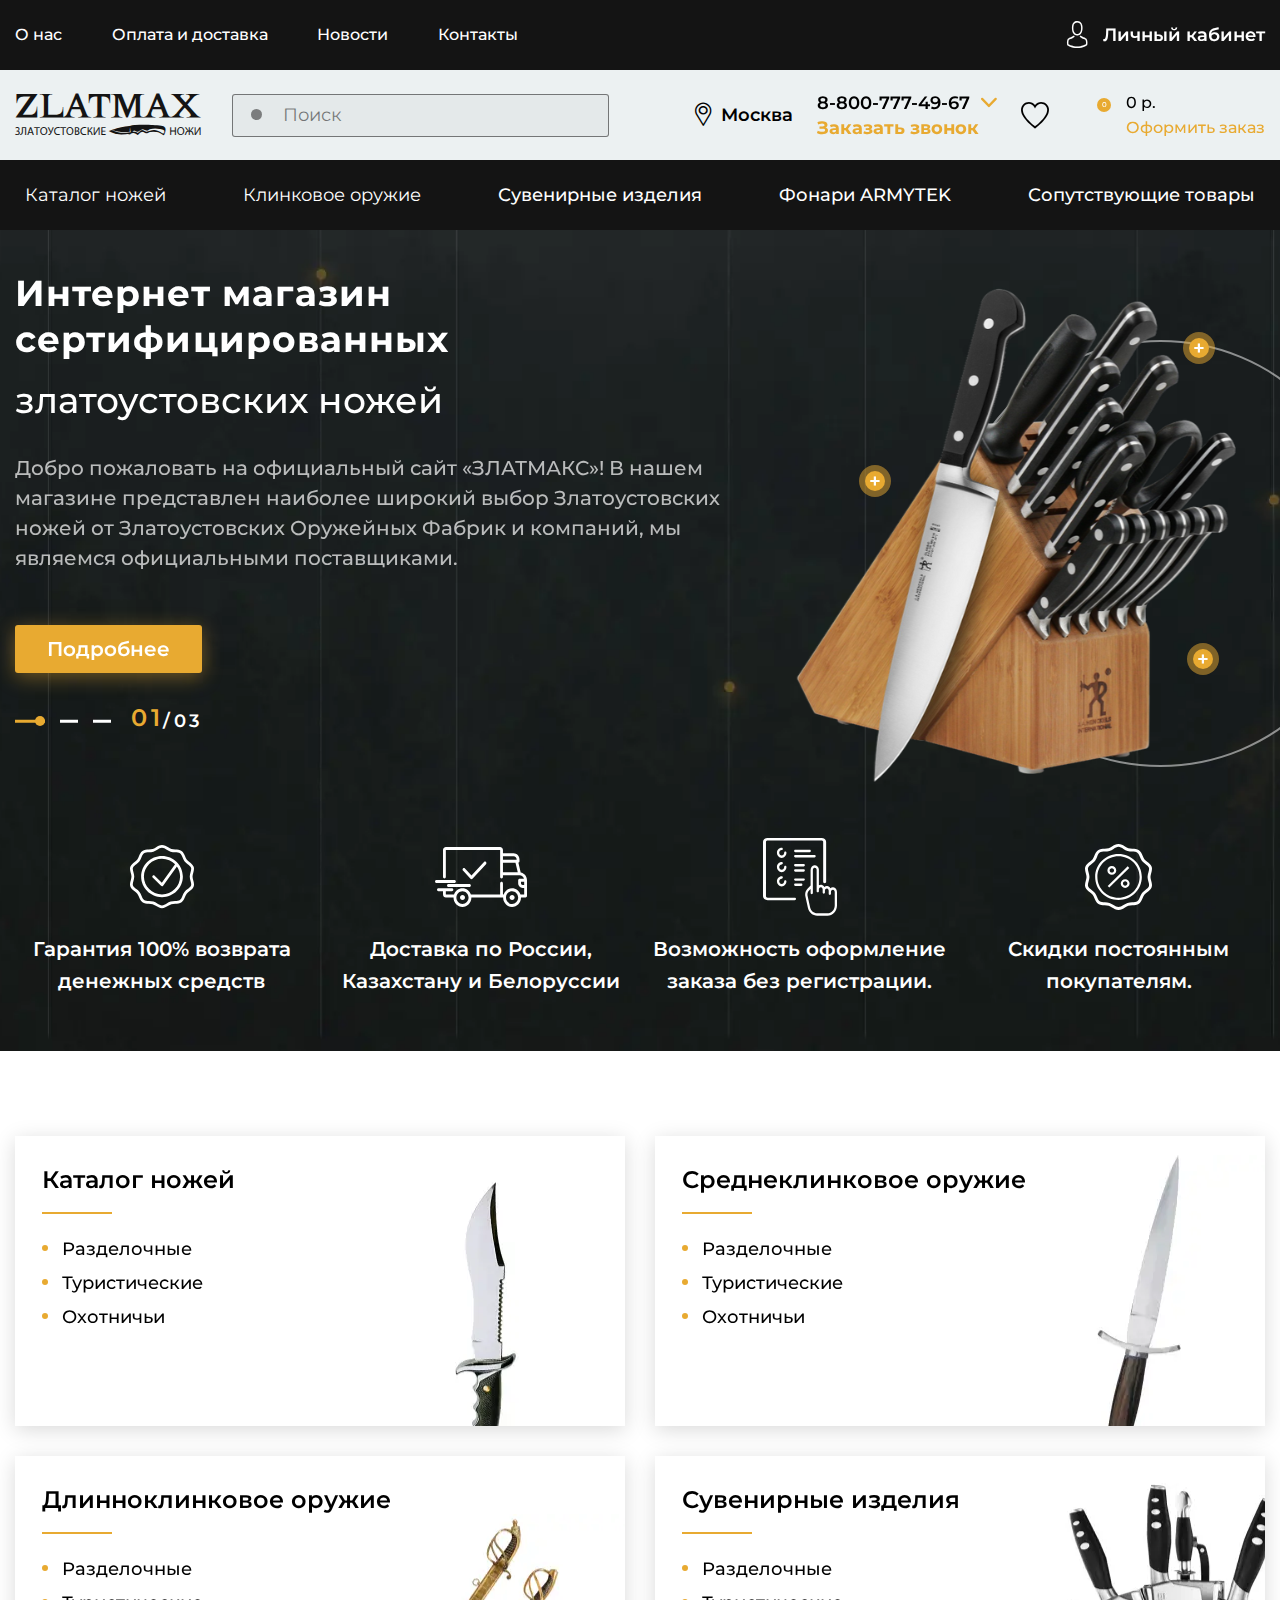
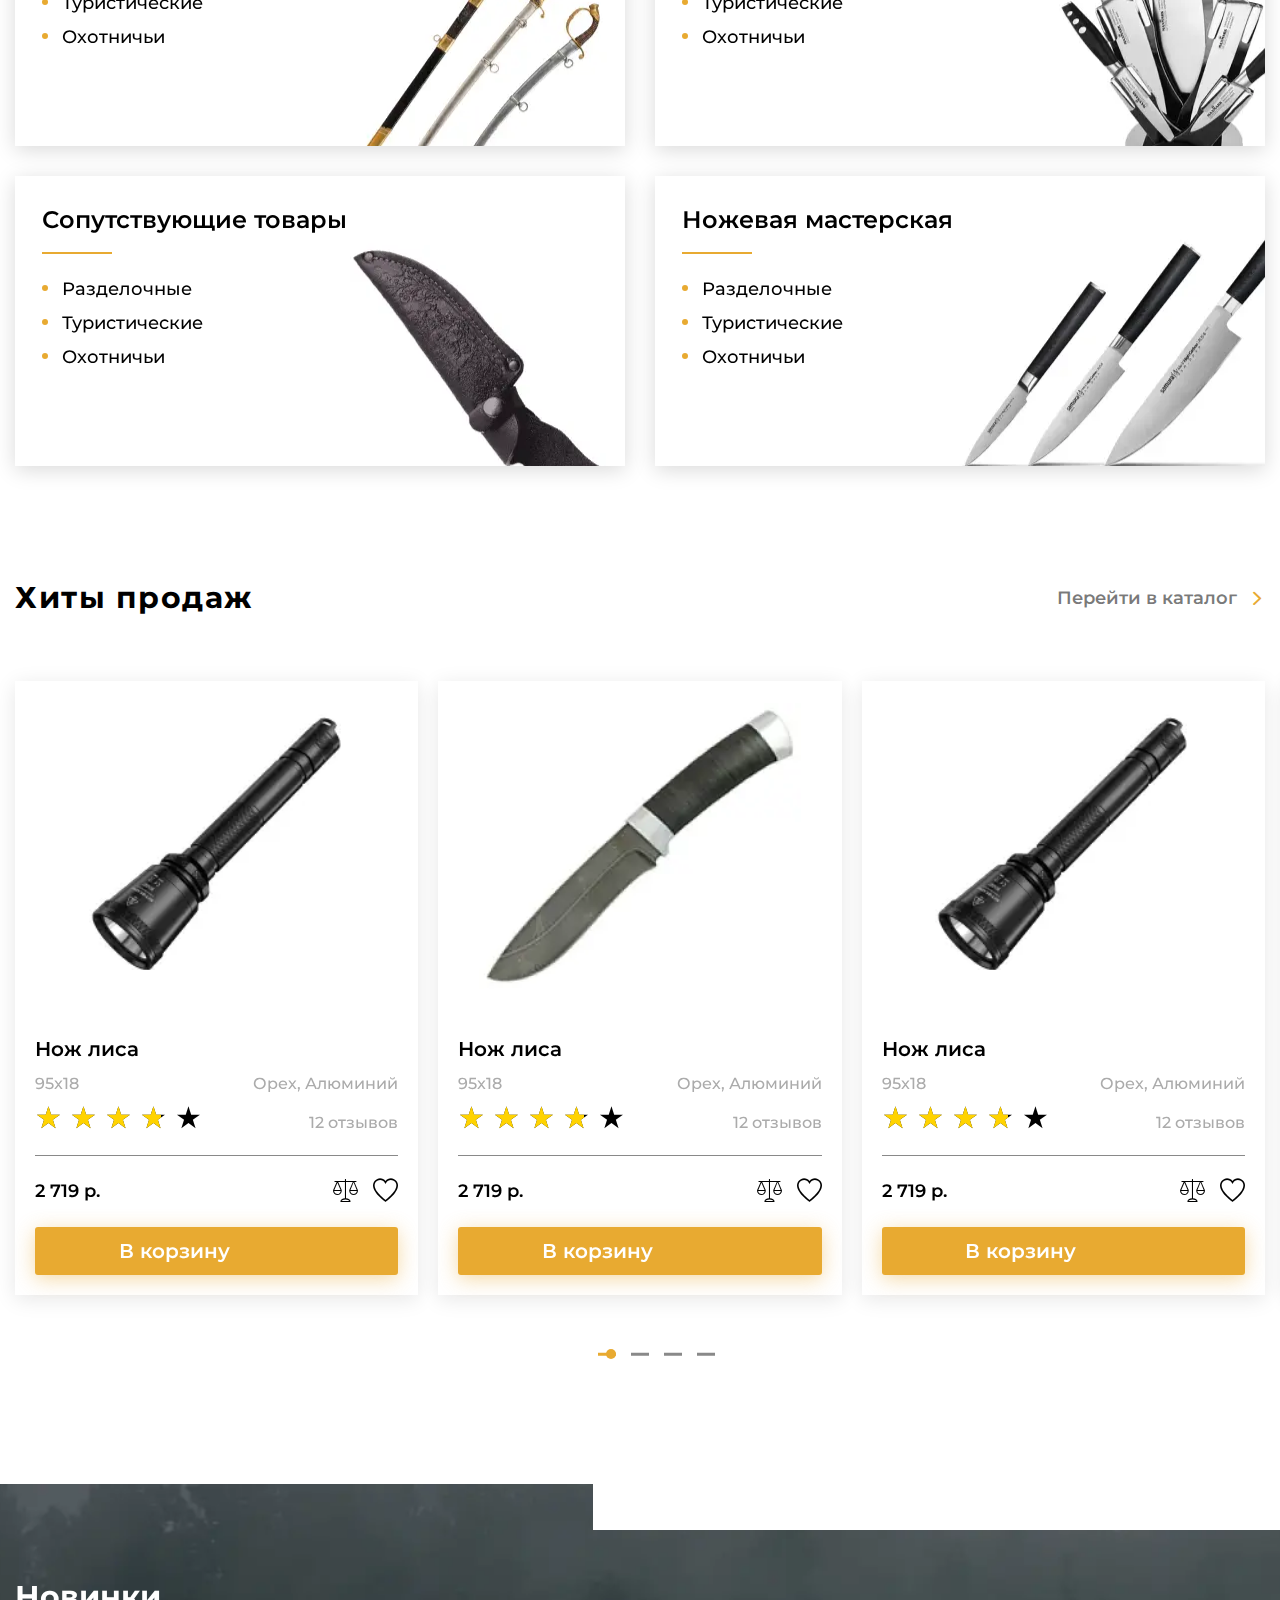
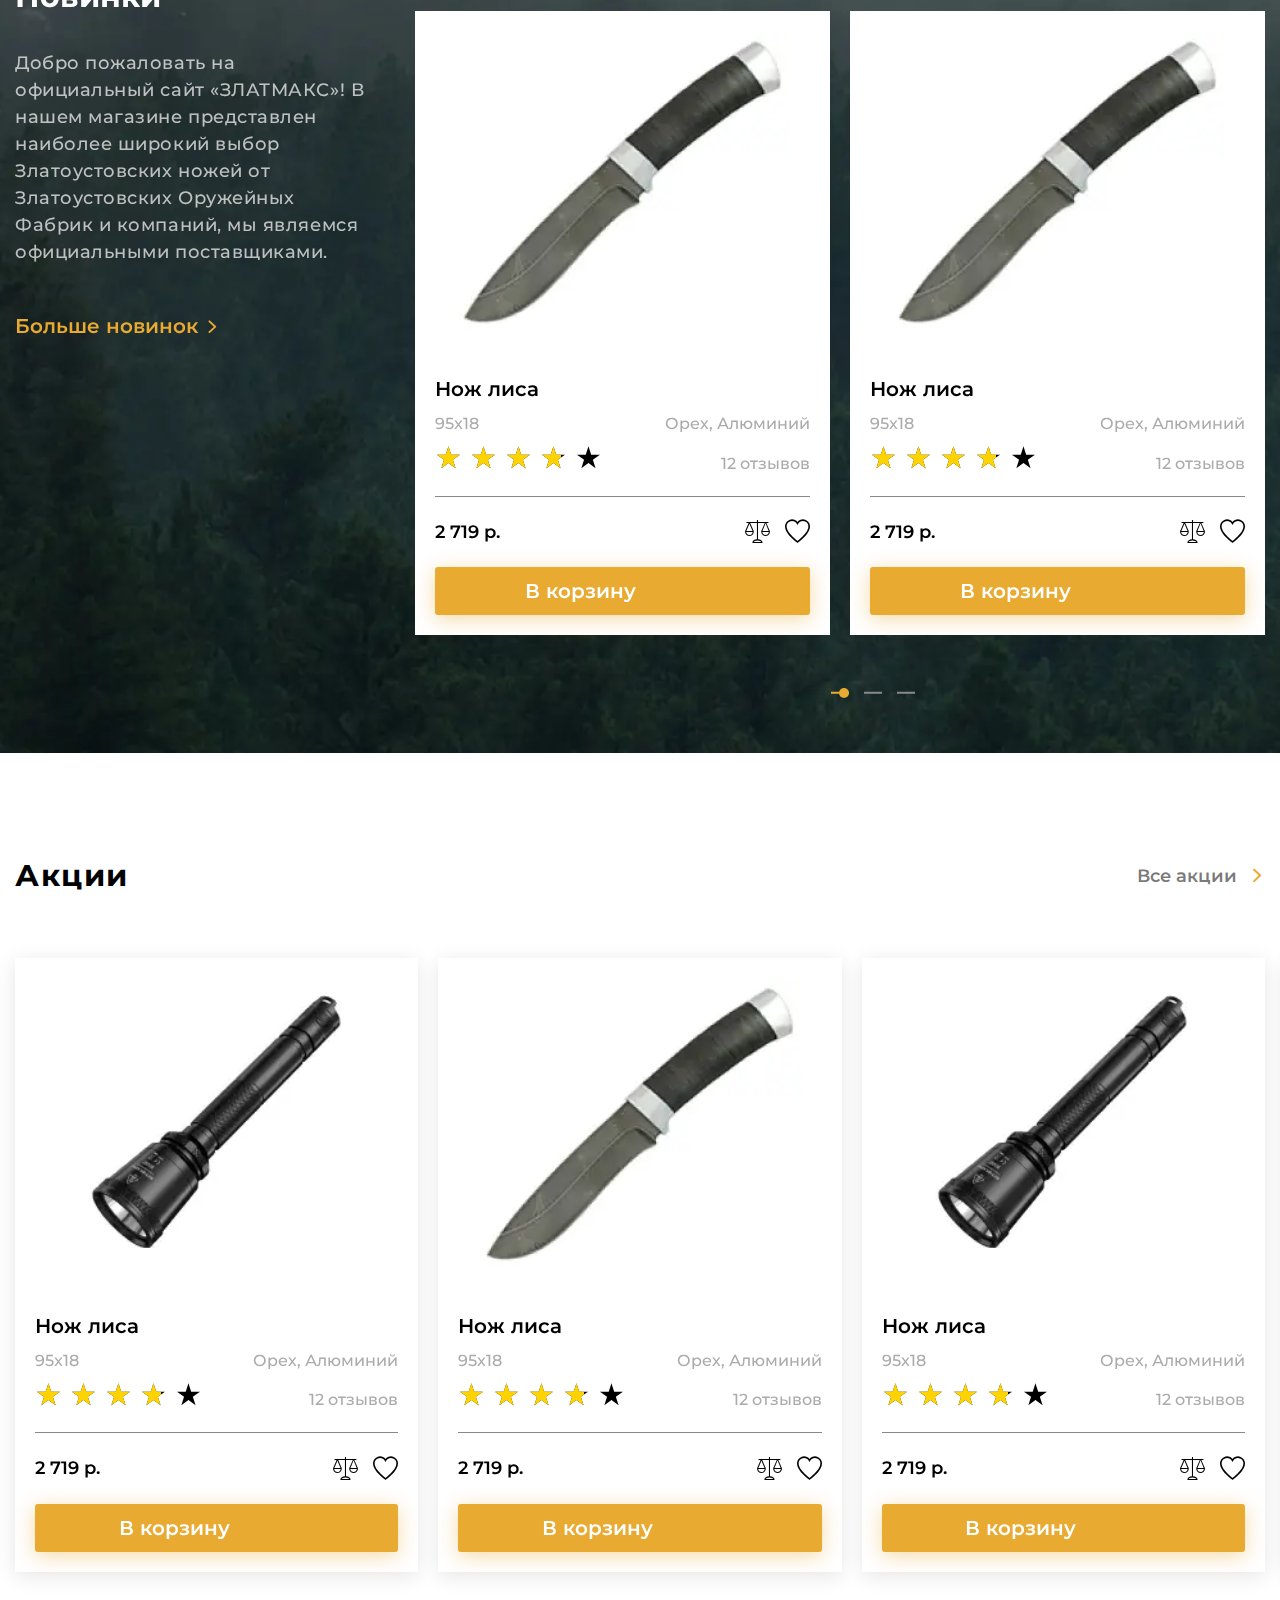
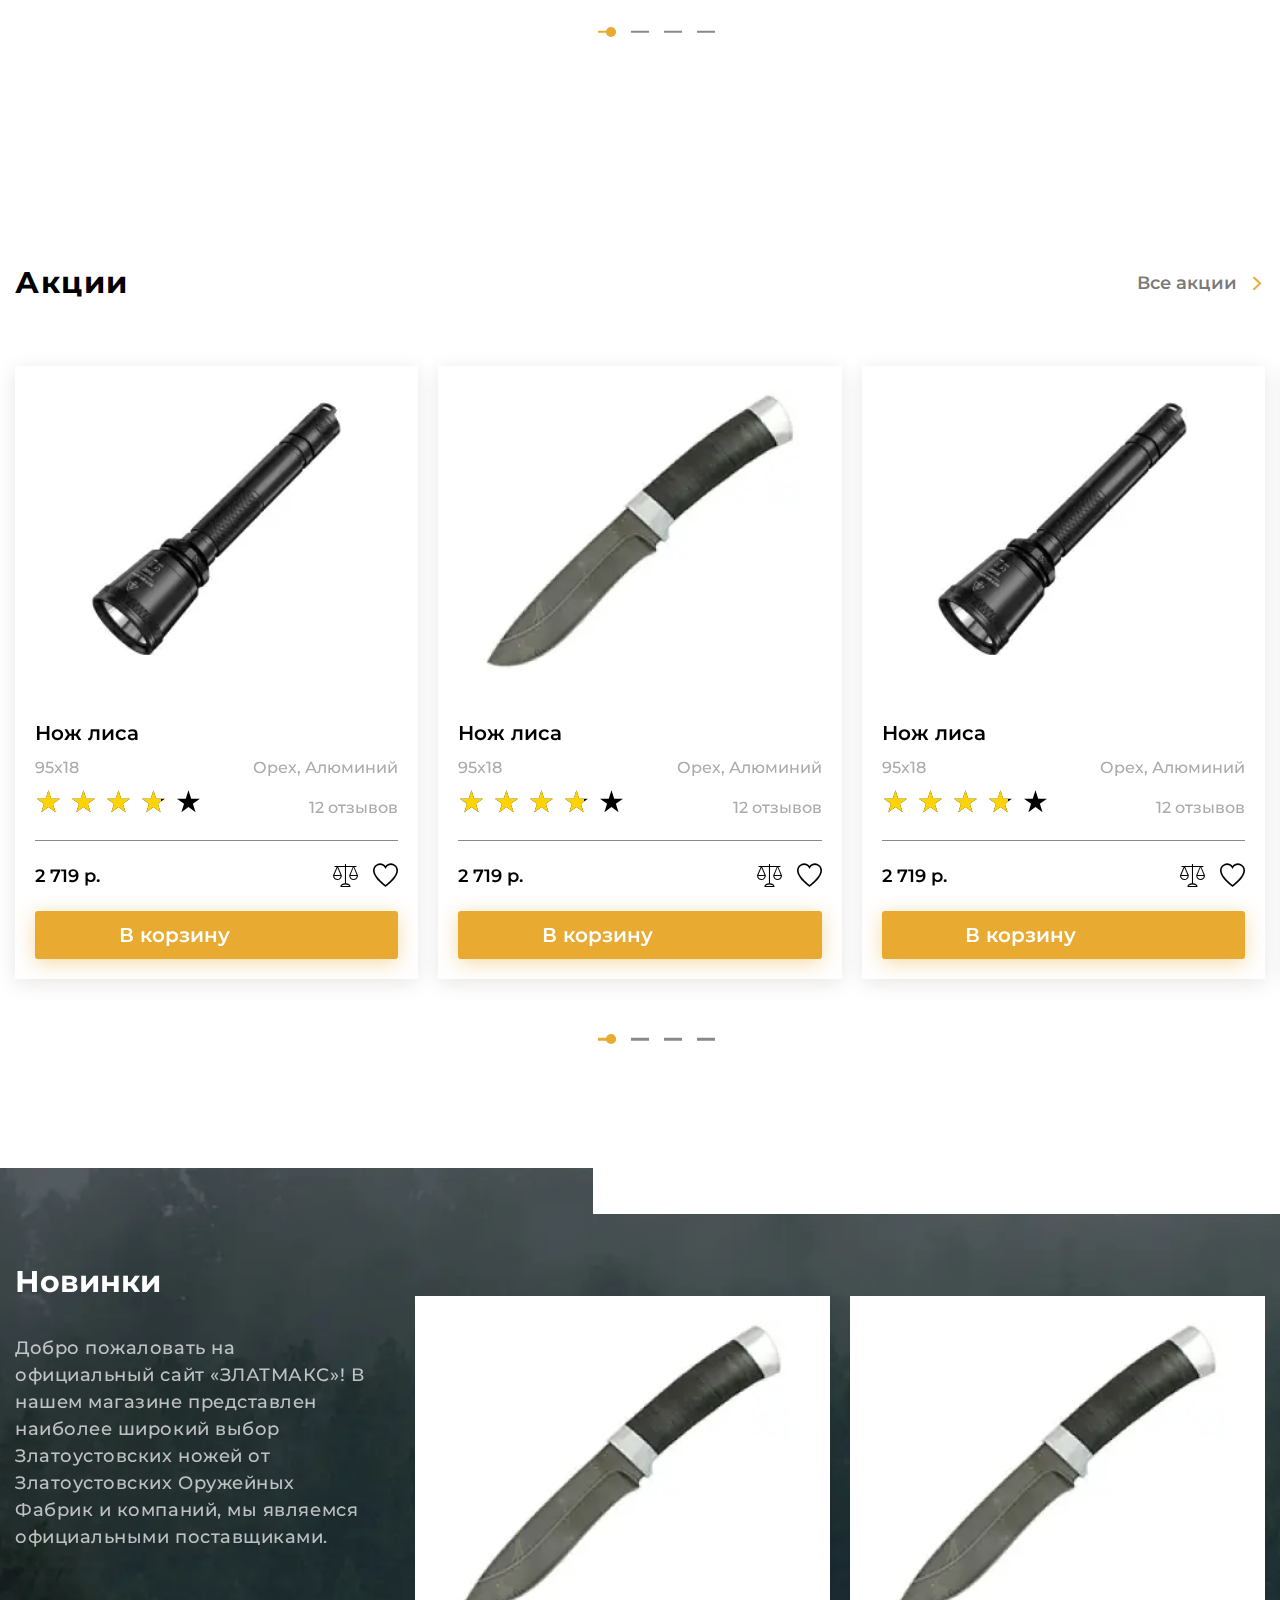
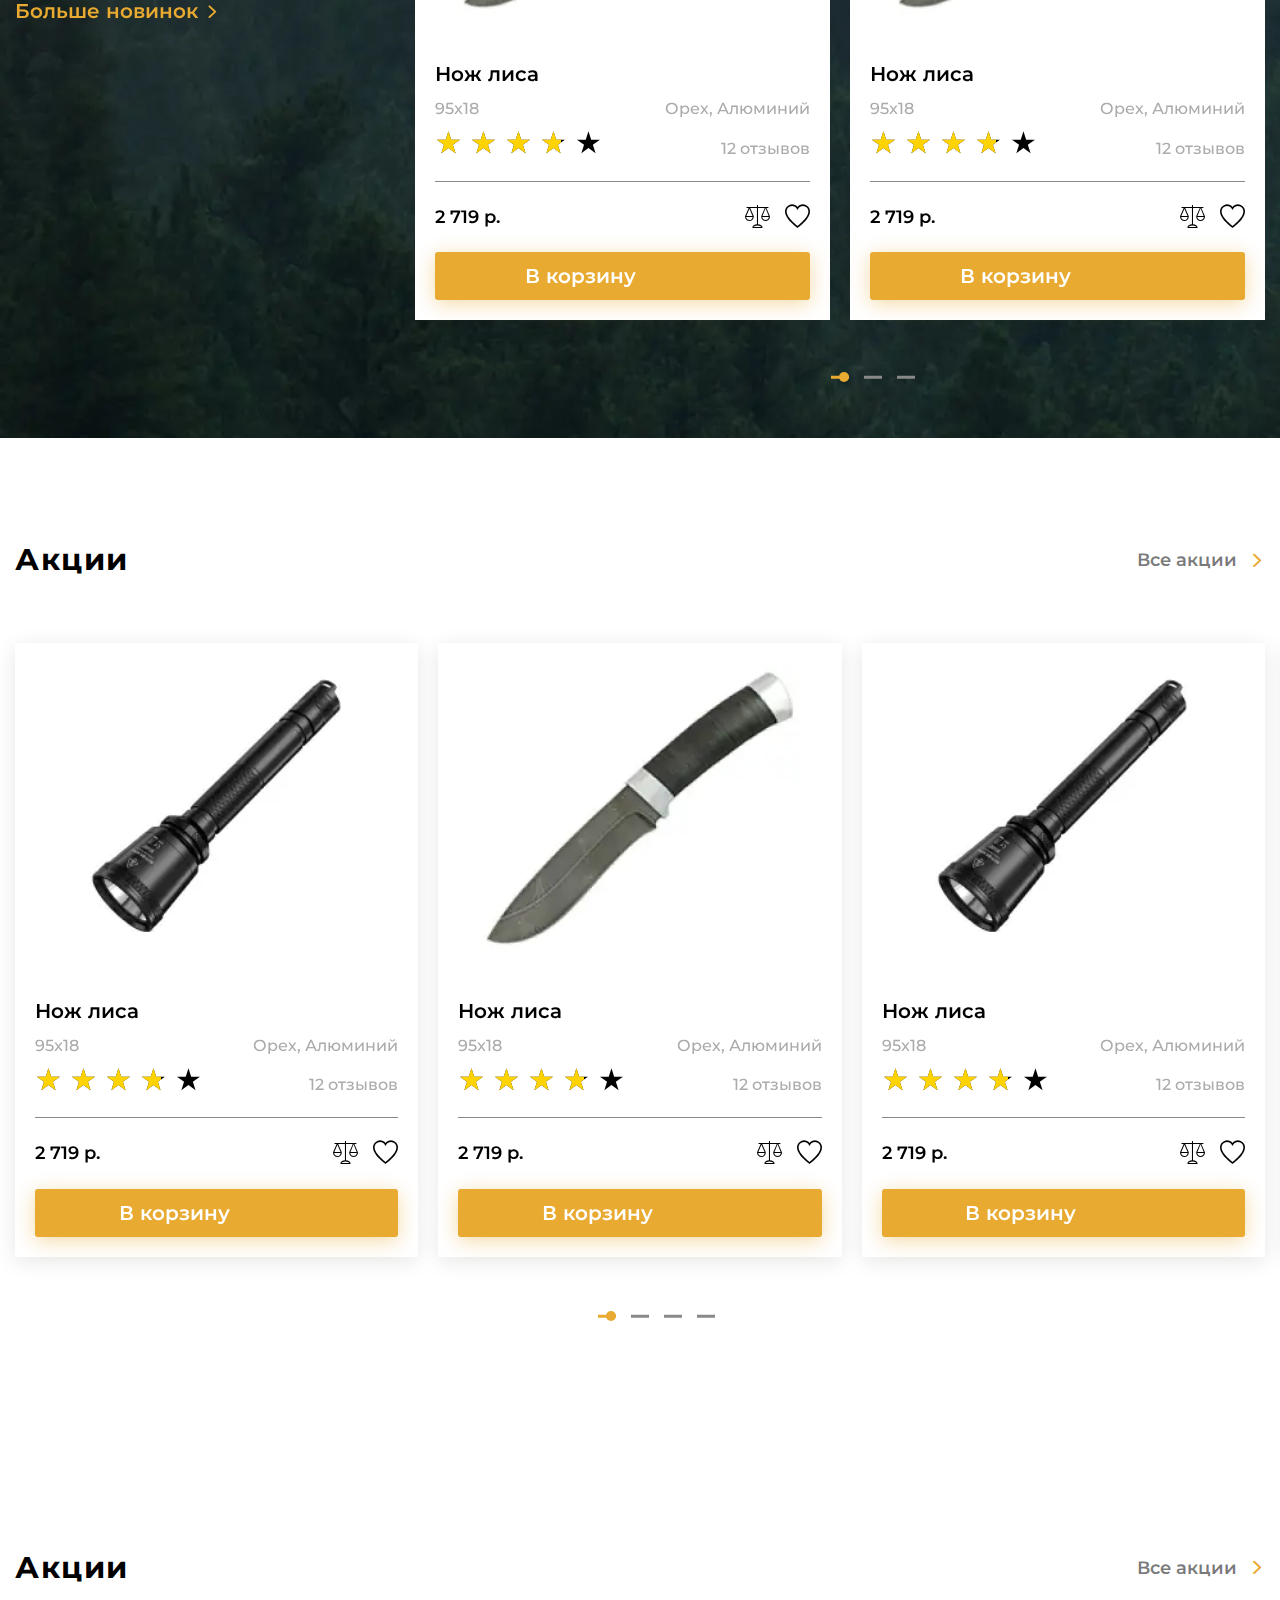
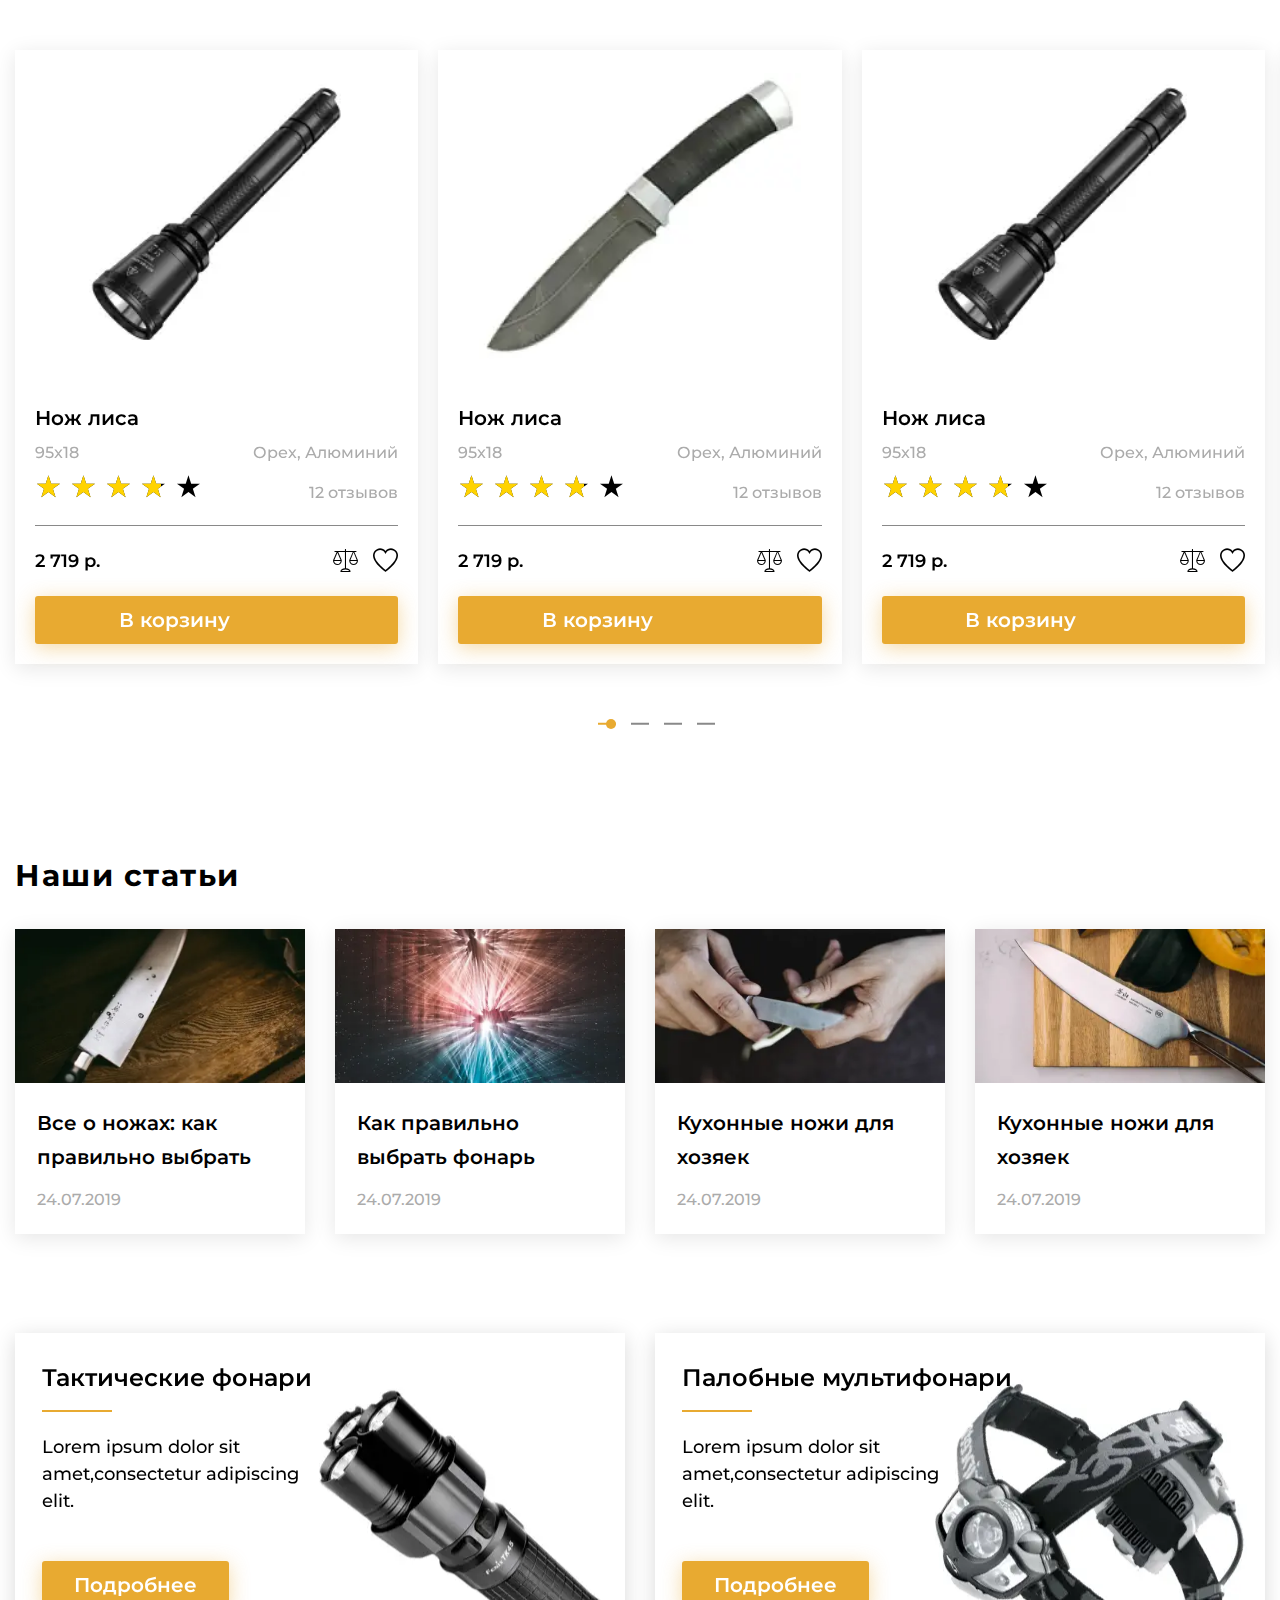
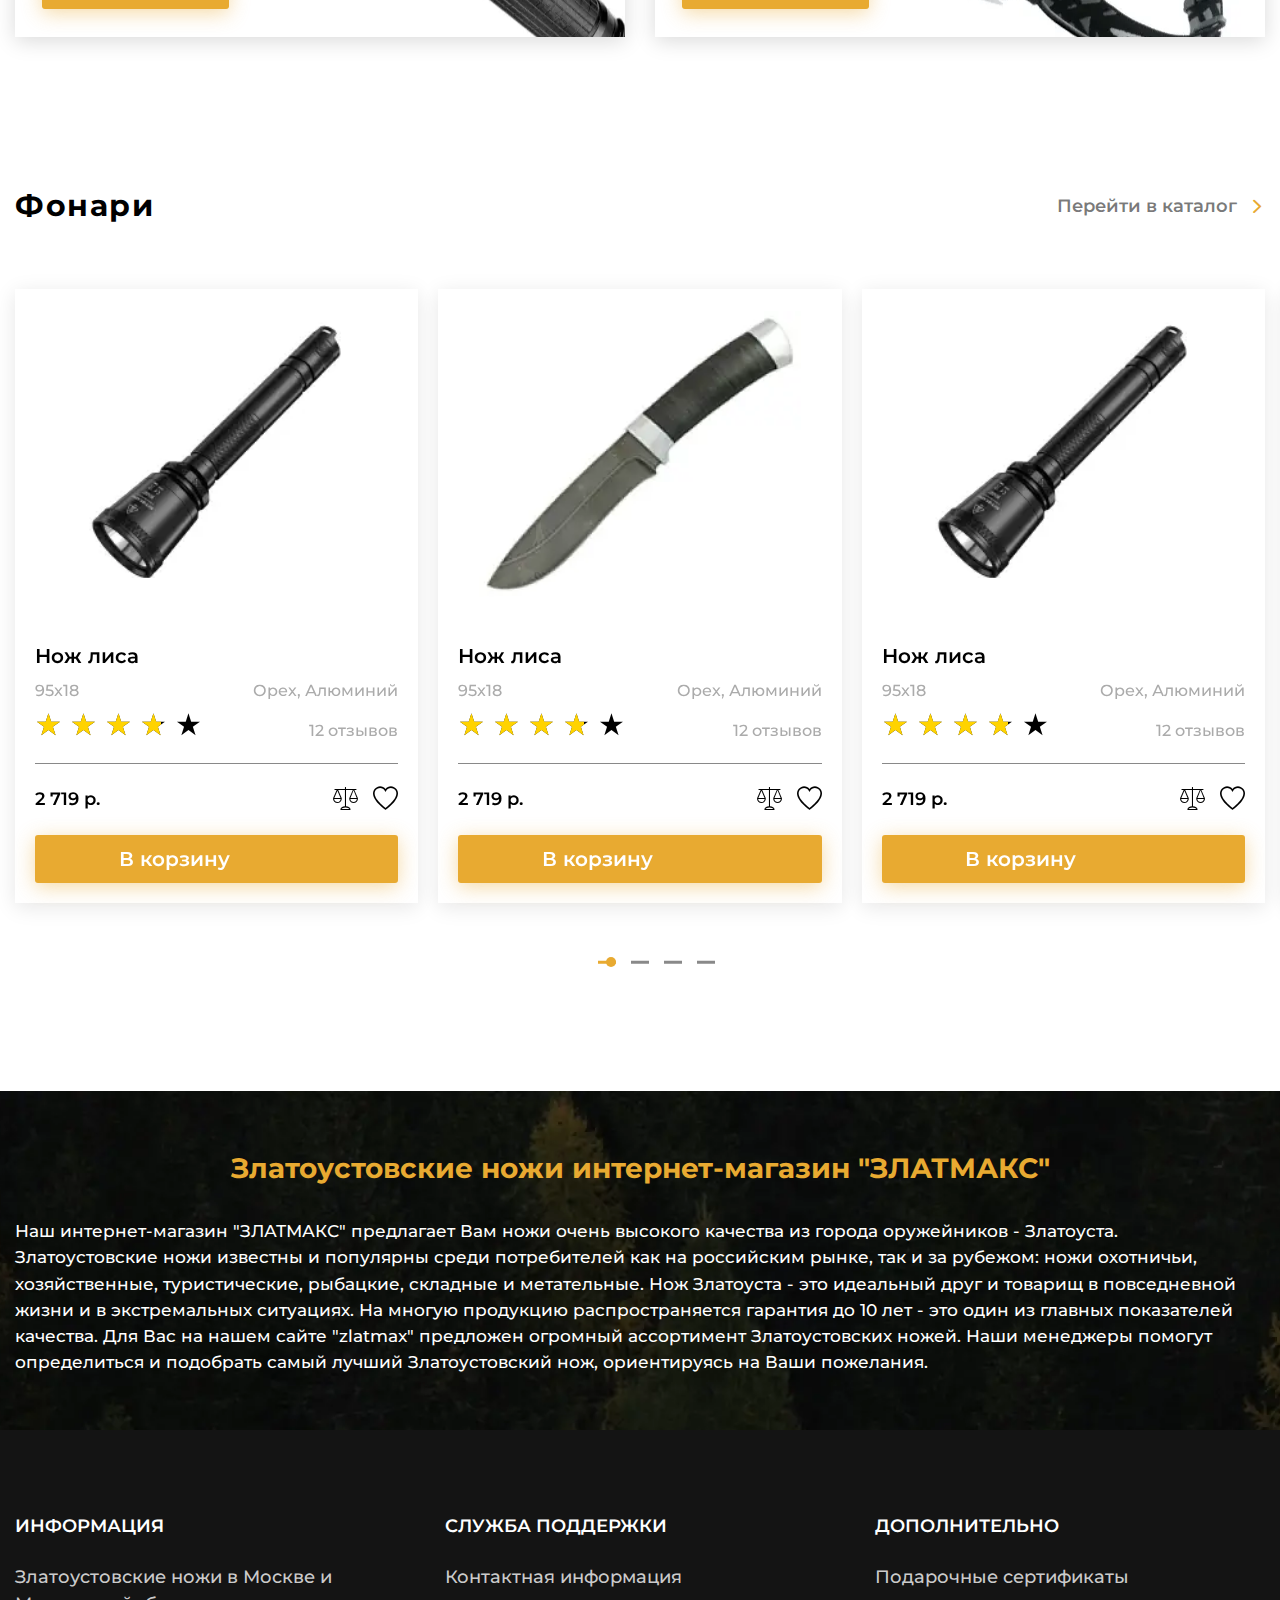
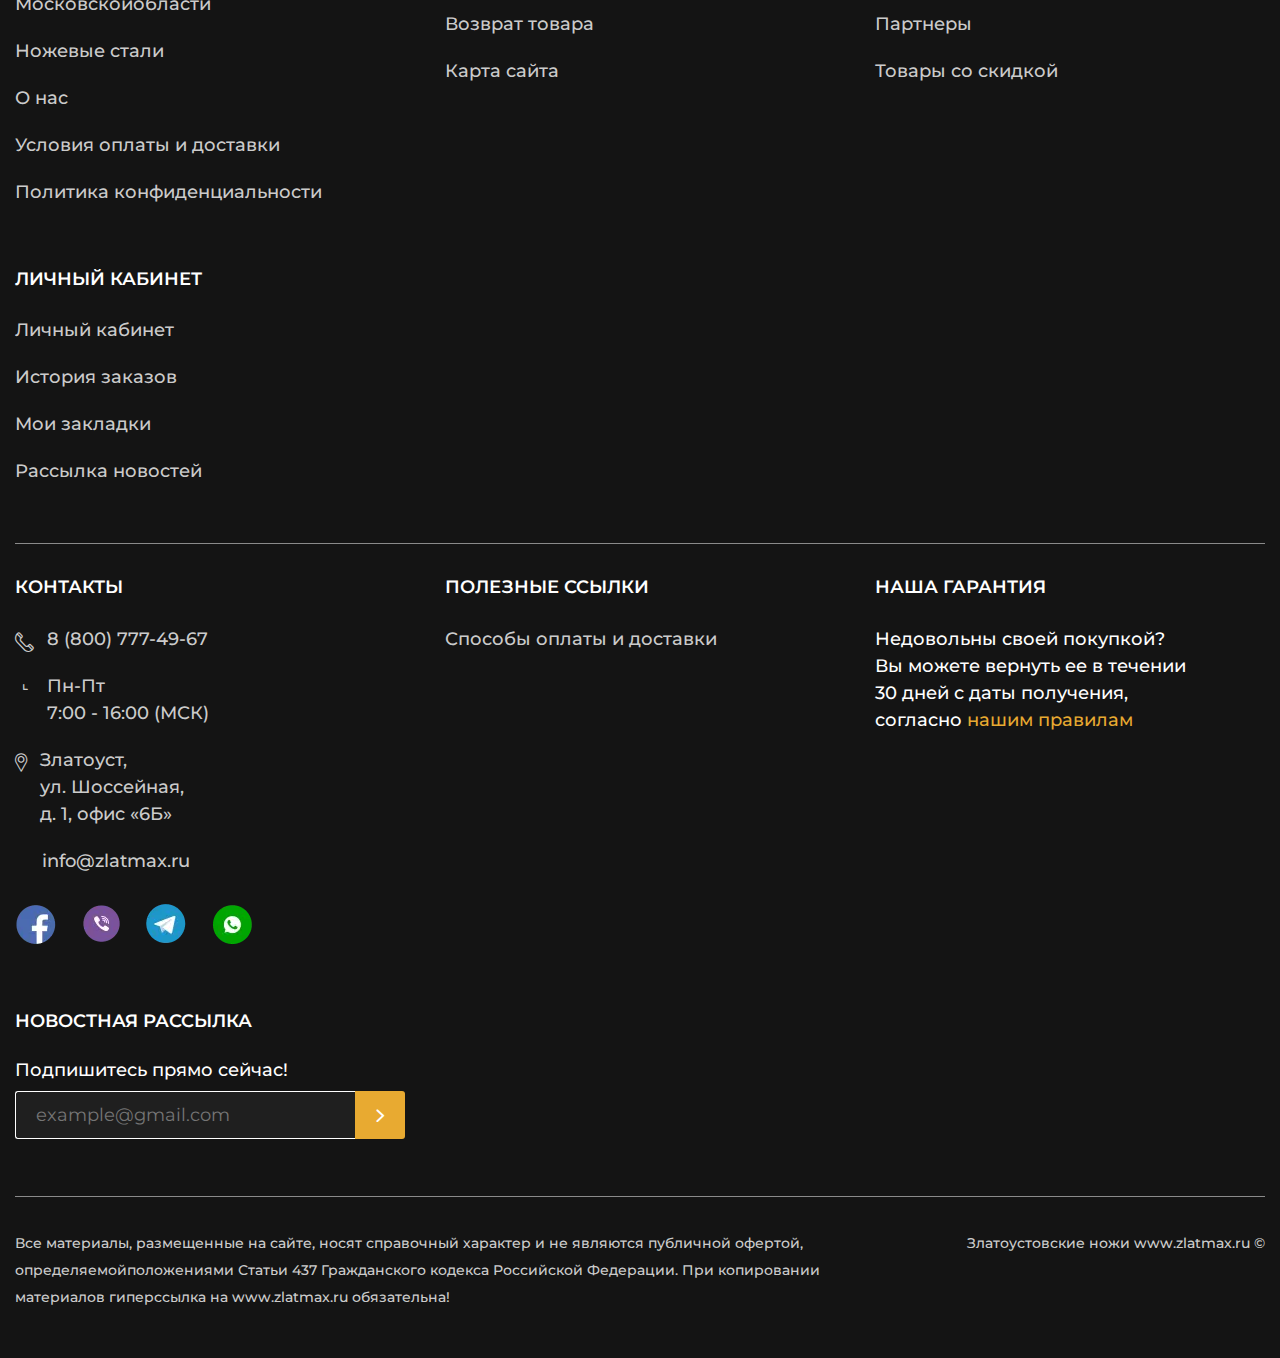
<file: home.html>
<!DOCTYPE html>
<html lang="ru">

<head>
	<title>Главная</title>
	<meta charset="UTF-8">
	<meta name="format-detection" content="telephone=no">
	<link rel="stylesheet" href="css/style.min.css?_v=20221208164652">
	<link rel="shortcut icon" href="favicon.ico">
	<!-- <meta name="robots" content="noindex, nofollow"> -->
	<meta name="viewport" content="width=device-width, initial-scale=1.0">
</head>

<body>
	<div class="wrapper">
		<header class="header">
			<div class="header__top top-header">
				<div class="top-header__container">
					<nav class="top-header__menu menu-top-header">
						<ul data-da=".menu__body, 991.98" class="menu-top-header__list">
							<li class="menu-top-header__item menu-top-header__item_catalog"><a href="#" data-catalog class="menu-top-header__link menu-top-header__link_catalog _icon-arrow-bottom">Каталог ножей</a>
							</li>
							<li class="menu-top-header__item"><a href="#" class="menu-top-header__link">О нас</a></li>
							<li class="menu-top-header__item"><a href="#" class="menu-top-header__link">Оплата и доставка</a></li>
							<li class="menu-top-header__item"><a href="#" class="menu-top-header__link">Новости</a></li>
							<li class="menu-top-header__item"><a href="#" class="menu-top-header__link">Контакты</a></li>
						</ul>
					</nav>
					<a href="#" class="top-header__user _icon-user"><span>Личный кабинет</span></a>
					<nav hidden class="menu">
						<button type="button" class="menu-icon icon-menu"><span></span></button>
						<div class="menu__body"></div>
					</nav>
				</div>
			</div>
			<div class="header__body body-header">
				<div class="body-header__container">
					<a href="#" class="body-header__logo"></a>
					<div data-da=".catalog-header__container, 479.98" class="body-header__search">
						<form action="#" class="search-header">
							<button type="submit" class="search-header__button _icon-search"></button>
							<input type="text" autocomplete="off" name="form[]" data-error="Ошибка" placeholder="Поиск" class="search-header__input">
						</form>
					</div>
					<div class="body-header__actions actions-header">
						<a href="#" class="actions-header__location _icon-location"><span>Москва</span></a>
						<div data-da=".top-header__container,991.98,first" class="actions-header__phones phones-header">
							<div data-spollers class="phones-header__items">
								<div class="phones-header__item">
									<a href="tel:88007774967" class="phones-header__phone"><span>8-800-777-49-67</span></a>
									<button type="button" data-spoller class="phones-header__arrow _icon-arrow-bottom"></button>
									<ul class="phones-header__list">
										<li><a href="tel:88007774968" class="phones-header__phone">8-800-777-49-68</a></li>
										<li><a href="tel:88007774969" class="phones-header__phone">8-800-777-49-69</a></li>
										<li><a href="tel:88007774960" class="phones-header__phone">8-800-777-49-60</a></li>
									</ul>
								</div>
							</div>
							<button type="button" data-popup="#callback" class="phones-header__callback">Заказать звонок</button>
						</div>
						<a href="" data-da=".top-header__container,991.98,2" class="actions-header__favorite _icon-favorite"></a>
						<a href="" data-da=".top-header__container,991.98,2" class="actions-header__cart cart-header">
							<div class="cart-header__icon _icon-cart"><span>0</span></div>
							<div class="cart-header__body">
								<div class="cart-header__summ">0 р.</div>
								<div class="cart-header__link">Оформить заказ</div>
							</div>
						</a>
					</div>
				</div>
			</div>
			<div class="header__catalog catalog-header">
				<div class="catalog-header__container">
					<nav class="catalog-header__menu menu-catalog">
						<button type="button" class="menu-catalog__back _icon-back">Назад</button>
						<ul class="menu-catalog__list">
							<li class="menu-catalog-item"><button data-parent="1" class="menu-catalog__link">Каталог ножей</button>
							</li>
							<li class="menu-catalog-item"><button data-parent="2" class="menu-catalog__link">Клинковое
									оружие</button></li>
							<li class="menu-catalog-item"><a href="" class="menu-catalog__link">Сувенирные изделия</a></li>
							<li class="menu-catalog-item"><a href="" class="menu-catalog__link">Фонари ARMYTEK</a></li>
							<li class="menu-catalog-item"><a href="" class="menu-catalog__link">Сопутствующие товары</a></li>
						</ul>
						<div class="menu-catalog__sub-menu sub-menu-catalog">
							<button type="button" class="sub-menu-catalog__back _icon-back">Назад</button>
							<div class="sub-menu-catalog__container">
								<div hidden data-submenu="1" class="sub-menu-catalog__block">
									<div class="sub-menu-catalog__category">
										<a href="#" class="sub-menu-catalog__link-category">Категория ножей</a>
									</div>
									<div class="sub-menu-catalog__category">
										<a href="#" class="sub-menu-catalog__link-category">Производство ножей</a>
									</div>
									<div class="sub-menu-catalog__category">
										<a href="#" class="sub-menu-catalog__link-category">Ножи по маркам стали</a>
									</div>
									<div class="sub-menu-catalog__category">
										<a href="#" class="sub-menu-catalog__link-category">Заточка и полировка ножей</a>
									</div>
									<div class="sub-menu-catalog__category">
										<a href="#" class="sub-menu-catalog__link-category">Ножевая мастерская</a>
									</div>
									<ul class="sub-menu-catalog__list">
										<li class="sub-menu-catalog__item"><a href="#" class="sub-menu-catalog__link">Разделочные
												ножи</a></li>
										<li class="sub-menu-catalog__item"><a href="#" class="sub-menu-catalog__link">Туристические
												ножи</a></li>
										<li class="sub-menu-catalog__item"><a href="#" class="sub-menu-catalog__link">Ножи
												охотничьи</a></li>
										<li class="sub-menu-catalog__item"><a href="#" class="sub-menu-catalog__link">Булатные
												ножи</a></li>
										<li class="sub-menu-catalog__item"><a href="#" class="sub-menu-catalog__link">Ножи из
												дамаска</a></li>
										<li class="sub-menu-catalog__item"><a href="#" class="sub-menu-catalog__link">Тактического
												назначения</a></li>
										<li class="sub-menu-catalog__item"><a href="#" class="sub-menu-catalog__link">Метательные
												ножи</a></li>
										<li class="sub-menu-catalog__item"><a href="#" class="sub-menu-catalog__link">Мачете и
												кукри</a></li>
										<li class="sub-menu-catalog__item"><a href="#" class="sub-menu-catalog__link">Ножи
												кухонные</a></li>
									</ul>
									<ul class="sub-menu-catalog__list">
										<li class="sub-menu-catalog__item"><a href="#" class="sub-menu-catalog__link">Ножи АИР</a>
										</li>
										<li class="sub-menu-catalog__item"><a href="#" class="sub-menu-catalog__link">Ножи ЗИК</a>
										</li>
										<li class="sub-menu-catalog__item"><a href="#" class="sub-menu-catalog__link">Ножи ЗЗОСС</a>
										</li>
										<li class="sub-menu-catalog__item"><a href="#" class="sub-menu-catalog__link">Ножи
												РОСоружие</a></li>
										<li class="sub-menu-catalog__item"><a href="#" class="sub-menu-catalog__link">Ножи
												Оружейник</a></li>
										<li class="sub-menu-catalog__item"><a href="#" class="sub-menu-catalog__link">Булат Сергея
												Баранова</a></li>
										<li class="sub-menu-catalog__item"><a href="#" class="sub-menu-catalog__link">Булат Андрея
												Умерова</a></li>
										<li class="sub-menu-catalog__item"><a href="#" class="sub-menu-catalog__link">Ножи Златко</a>
										</li>
										<li class="sub-menu-catalog__item"><a href="#" class="sub-menu-catalog__link">Ножи
												Стиль-М</a></li>
										<li class="sub-menu-catalog__item"><a href="#" class="sub-menu-catalog__link">Оружейная
												компания</a></li>
									</ul>
									<ul class="sub-menu-catalog__list">
										<li class="sub-menu-catalog__item"><a href="#" class="sub-menu-catalog__link">Ножи из стали
												40х102С2М</a></li>
										<li class="sub-menu-catalog__item"><a href="#" class="sub-menu-catalog__link">Ножи из стали
												95х18</a></li>
										<li class="sub-menu-catalog__item"><a href="#" class="sub-menu-catalog__link">Ножи из стали
												100х13м</a></li>
										<li class="sub-menu-catalog__item"><a href="#" class="sub-menu-catalog__link">Ножи из стали
												110х18м-ШД</a></li>
										<li class="sub-menu-catalog__item"><a href="#" class="sub-menu-catalog__link">Ножи из стали
												ЭИ-107 ТЦ</a></li>
										<li class="sub-menu-catalog__item"><a href="#" class="sub-menu-catalog__link">Ножи из стали
												50х14МФ</a></li>
										<li class="sub-menu-catalog__item"><a href="#" class="sub-menu-catalog__link">Ножи из стали
												AUS-8</a></li>
										<li class="sub-menu-catalog__item"><a href="#" class="sub-menu-catalog__link">Ножи из стали
												К340</a></li>
										<li class="sub-menu-catalog__item"><a href="#" class="sub-menu-catalog__link">Ножи из стали
												M390</a></li>
										<li class="sub-menu-catalog__item"><a href="#" class="sub-menu-catalog__link">Ножи из стали
												ЭП-766</a></li>
									</ul>
									<ul class="sub-menu-catalog__list">
										<li class="sub-menu-catalog__item"><a href="#" class="sub-menu-catalog__link">Паста ГОИ</a>
										</li>
										<li class="sub-menu-catalog__item"><a href="#" class="sub-menu-catalog__link">Алмазная
												паста</a></li>
										<li class="sub-menu-catalog__item"><a href="#" class="sub-menu-catalog__link">Бруски и камни
												для заточки</a></li>
										<li class="sub-menu-catalog__item"><a href="#" class="sub-menu-catalog__link">Заточные
												системы</a></li>
									</ul>
									<ul class="sub-menu-catalog__list">
										<li class="sub-menu-catalog__item"><a href="#" class="sub-menu-catalog__link">Ножевые
												клинки</a></li>
										<li class="sub-menu-catalog__item"><a href="#" class="sub-menu-catalog__link">Заготовки для
												ножей</a></li>
										<li class="sub-menu-catalog__item"><a href="#" class="sub-menu-catalog__link">Литье для
												ножей</a></li>
										<li class="sub-menu-catalog__item"><a href="#" class="sub-menu-catalog__link">Материалы для
												рукоятей</a></li>
										<li class="sub-menu-catalog__item"><a href="#" class="sub-menu-catalog__link">Уход за
												рукоятиями ножей</a></li>
									</ul>
									<div class="sub-menu-catalog__footer">
										<a href="#" class="sub-menu-catalog__all">Смотреть все</a>
									</div>
									<div class="sub-menu-catalog__footer">
										<a href="#" class="sub-menu-catalog__all">Смотреть все</a>
									</div>
									<div class="sub-menu-catalog__footer">
										<a href="#" class="sub-menu-catalog__all">Смотреть все</a>
									</div>
									<div class="sub-menu-catalog__footer">
										<a href="#" class="sub-menu-catalog__all">Смотреть все</a>
									</div>
									<div class="sub-menu-catalog__footer">
										<a href="#" class="sub-menu-catalog__all">Смотреть все</a>
									</div>
								</div>

								<div hidden data-submenu="2" class="sub-menu-catalog__block">
									<div class="sub-menu-catalog__category">
										<a href="#" class="sub-menu-catalog__link-category">Категория ножей</a>
									</div>
									<div class="sub-menu-catalog__category">
										<a href="#" class="sub-menu-catalog__link-category">Производство ножей</a>
									</div>
									<div class="sub-menu-catalog__category">
										<a href="#" class="sub-menu-catalog__link-category">Заточка и полировка ножей</a>
									</div>
									<ul class="sub-menu-catalog__list">
										<li class="sub-menu-catalog__item"><a href="#" class="sub-menu-catalog__link">Разделочные
												ножи</a></li>
										<li class="sub-menu-catalog__item"><a href="#" class="sub-menu-catalog__link">Туристические
												ножи</a></li>
										<li class="sub-menu-catalog__item"><a href="#" class="sub-menu-catalog__link">Ножи
												охотничьи</a></li>
										<li class="sub-menu-catalog__item"><a href="#" class="sub-menu-catalog__link">Булатные
												ножи</a></li>
										<li class="sub-menu-catalog__item"><a href="#" class="sub-menu-catalog__link">Ножи из
												дамаска</a></li>
										<li class="sub-menu-catalog__item"><a href="#" class="sub-menu-catalog__link">Тактического
												назначения</a></li>
										<li class="sub-menu-catalog__item"><a href="#" class="sub-menu-catalog__link">Метательные
												ножи</a></li>
										<li class="sub-menu-catalog__item"><a href="#" class="sub-menu-catalog__link">Мачете и
												кукри</a></li>
										<li class="sub-menu-catalog__item"><a href="#" class="sub-menu-catalog__link">Ножи
												кухонные</a></li>
									</ul>
									<ul class="sub-menu-catalog__list">
										<li class="sub-menu-catalog__item"><a href="#" class="sub-menu-catalog__link">Ножи АИР</a>
										</li>
										<li class="sub-menu-catalog__item"><a href="#" class="sub-menu-catalog__link">Ножи ЗИК</a>
										</li>
										<li class="sub-menu-catalog__item"><a href="#" class="sub-menu-catalog__link">Ножи ЗЗОСС</a>
										</li>
										<li class="sub-menu-catalog__item"><a href="#" class="sub-menu-catalog__link">Ножи
												РОСоружие</a></li>
										<li class="sub-menu-catalog__item"><a href="#" class="sub-menu-catalog__link">Ножи
												Оружейник</a></li>
										<li class="sub-menu-catalog__item"><a href="#" class="sub-menu-catalog__link">Булат Сергея
												Баранова</a></li>
										<li class="sub-menu-catalog__item"><a href="#" class="sub-menu-catalog__link">Булат Андрея
												Умерова</a></li>
										<li class="sub-menu-catalog__item"><a href="#" class="sub-menu-catalog__link">Ножи Златко</a>
										</li>
										<li class="sub-menu-catalog__item"><a href="#" class="sub-menu-catalog__link">Ножи
												Стиль-М</a></li>
										<li class="sub-menu-catalog__item"><a href="#" class="sub-menu-catalog__link">Оружейная
												компания</a></li>
									</ul>
									<ul class="sub-menu-catalog__list">
										<li class="sub-menu-catalog__item"><a href="#" class="sub-menu-catalog__link">Паста ГОИ</a>
										</li>
										<li class="sub-menu-catalog__item"><a href="#" class="sub-menu-catalog__link">Алмазная
												паста</a></li>
										<li class="sub-menu-catalog__item"><a href="#" class="sub-menu-catalog__link">Бруски и камни
												для заточки</a></li>
										<li class="sub-menu-catalog__item"><a href="#" class="sub-menu-catalog__link">Заточные
												системы</a></li>
									</ul>
									<div class="sub-menu-catalog__footer">
										<a href="#" class="sub-menu-catalog__all">Смотреть все</a>
									</div>
									<div class="sub-menu-catalog__footer">
										<a href="#" class="sub-menu-catalog__all">Смотреть все</a>
									</div>
									<div class="sub-menu-catalog__footer">
										<a href="#" class="sub-menu-catalog__all">Смотреть все</a>
									</div>
								</div>
							</div>
						</div>
					</nav>
				</div>
			</div>
		</header>
		<main class="page page_home">
			<section class="page__main-block main-block">
				<div class="main-block__container">
					<div class="main-block__body">
						<div class="main-block__slider">
							<div class="main-block__swiper">
								<div class="main-block__slide slide-main-block">
									<div class="slide-main-block__content">
										<h2 data-swiper-parallax="-100" class="slide-main-block__title">Интернет магазин
											сертифицированных</h2>
										<div data-swiper-parallax="-150" class="slide-main-block__sub-title">златоустовских ножей
										</div>
										<div data-swiper-parallax="-200" class="slide-main-block__text">Добро пожаловать на
											официальный сайт «ЗЛАТМАКС»! В
											нашем магазине
											представлен наиболее широкий выбор Златоустовских ножей от Златоустовских
											Оружейных Фабрик и компаний, мы являемся официальными поставщиками.</div>
									</div>
									<a data-swiper-parallax="-300" href="" class="slide-main-block__button button">Подробнее</a>
								</div>
								<div class="main-block__slide slide-main-block">
									<div class="slide-main-block__content">
										<h2 data-swiper-parallax="-100" class="slide-main-block__title">Интернет магазин
											сертифицированных</h2>
										<div data-swiper-parallax="-150" class="slide-main-block__sub-title">златоустовских ножей
										</div>
										<div data-swiper-parallax="-200" class="slide-main-block__text">Добро пожаловать на
											официальный сайт «ЗЛАТМАКС»! В
											нашем магазине
											представлен наиболее широкий выбор Златоустовских ножей от Златоустовских
											Оружейных Фабрик и компаний, мы являемся официальными поставщиками.</div>
									</div>
									<a data-swiper-parallax="-300" href="" class="slide-main-block__button button">Подробнее</a>
								</div>
								<div class="main-block__slide slide-main-block">
									<div class="slide-main-block__content">
										<h2 data-swiper-parallax="-100" class="slide-main-block__title">Интернет магазин
											сертифицированных</h2>
										<div data-swiper-parallax="-150" class="slide-main-block__sub-title">златоустовских ножей
										</div>
										<div data-swiper-parallax="-200" class="slide-main-block__text">Добро пожаловать на
											официальный сайт «ЗЛАТМАКС»! В
											нашем магазине
											представлен наиболее широкий выбор Златоустовских ножей от Златоустовских
											Оружейных Фабрик и компаний, мы являемся официальными поставщиками.</div>
									</div>
									<a data-swiper-parallax="-300" href="" class="slide-main-block__button button">Подробнее</a>
								</div>
							</div>
							<div class="main-block__controll controll-main-block">
								<div class="controll-main-block__dotts"></div>
								<div class="controll-main-block__fraction fraction-controll">
									<span class="fraction-controll__current">01</span> / <span class="fraction-controll__all">0</span>
								</div>
							</div>
						</div>
						<div class="main-block__media media-main-block">
							<div class="media-main-block__body">
								<div class="media-main-block__image">
									<img src="img/main-block/image.svg?_v=1670496412156" alt="Картинка">
								</div>
								<div class="media-main-block__tips">
									<button type="button" data-tippy-content="Подсказка" class="media-main-block__tip media-main-block__tip_1">
										<span>+</span>
									</button>
									<button type="button" data-tippy-content="Подсказка" class="media-main-block__tip media-main-block__tip_2">
										<span>+</span>
									</button>
									<button type="button" data-tippy-content="Подсказка" class="media-main-block__tip media-main-block__tip_3">
										<span>+</span>
									</button>
								</div>
							</div>
						</div>
					</div>
					<div class="main-block__advantages advantages-main">
						<div class="advantages-main__item">
							<div class="advantages-main__icon">
								<img src="img/main-block/icons/01.svg?_v=1670496412156" alt="Иконка">
							</div>
							<div class="advantages-main__text">Гарантия 100% возврата
								денежных средств</div>
						</div>
						<div class="advantages-main__item">
							<div class="advantages-main__icon">
								<img src="img/main-block/icons/02.svg?_v=1670496412156" alt="Иконка">
							</div>
							<div class="advantages-main__text">Доставка по России,
								Казахстану и Белоруссии</div>
						</div>
						<div class="advantages-main__item">
							<div class="advantages-main__icon">
								<img src="img/main-block/icons/03.svg?_v=1670496412156" alt="Иконка">
							</div>
							<div class="advantages-main__text">Возможность оформление
								заказа без регистрации.</div>
						</div>
						<div class="advantages-main__item">
							<div class="advantages-main__icon">
								<img src="img/main-block/icons/04.svg?_v=1670496412156" alt="Иконка">
							</div>
							<div class="advantages-main__text">Скидки постоянным
								покупателям.</div>
						</div>
					</div>
				</div>
			</section>
			<section class="page__catalog-cards catalog-cards">
				<div class="catalog-cards__container">
					<div class="catalog-cards__item item-catalog-cards">
						<div class="item-catalog-cards__body">
							<h3 class="item-catalog-cards__title">
								<a href="" class="item-catalog-cards__link-title">Каталог ножей</a>
							</h3>
							<ul class="item-catalog-cards__list">
								<li class="item-catalog-cards__item"><a href="" class="item-catalog-cards__link">Разделочные</a>
								</li>
								<li class="item-catalog-cards__item"><a href="" class="item-catalog-cards__link">Туристические</a></li>
								<li class="item-catalog-cards__item"><a href="" class="item-catalog-cards__link">Охотничьи</a>
								</li>
							</ul>
						</div>
						<div class="item-catalog-cards__image">
							<picture><source srcset="img/main-block/catalog-cards/01.webp" type="image/webp"><img src="img/main-block/catalog-cards/01.jpg?_v=1670496412156" alt="Картинка"></picture>
						</div>
					</div>
					<div class="catalog-cards__item item-catalog-cards">
						<div class="item-catalog-cards__body">
							<h3 class="item-catalog-cards__title">
								<a href="" class="item-catalog-cards__link-title">Среднеклинковое оружие</a>
							</h3>
							<ul class="item-catalog-cards__list">
								<li class="item-catalog-cards__item"><a href="" class="item-catalog-cards__link">Разделочные</a>
								</li>
								<li class="item-catalog-cards__item"><a href="" class="item-catalog-cards__link">Туристические</a></li>
								<li class="item-catalog-cards__item"><a href="" class="item-catalog-cards__link">Охотничьи</a>
								</li>
							</ul>
						</div>
						<div class="item-catalog-cards__image">
							<picture><source srcset="img/main-block/catalog-cards/02.webp" type="image/webp"><img src="img/main-block/catalog-cards/02.jpg?_v=1670496412156" alt="Картинка"></picture>
						</div>
					</div>
					<div class="catalog-cards__item item-catalog-cards">
						<div class="item-catalog-cards__body">
							<h3 class="item-catalog-cards__title">
								<a href="" class="item-catalog-cards__link-title">Длинноклинковое оружие</a>
							</h3>
							<ul class="item-catalog-cards__list">
								<li class="item-catalog-cards__item"><a href="" class="item-catalog-cards__link">Разделочные</a>
								</li>
								<li class="item-catalog-cards__item"><a href="" class="item-catalog-cards__link">Туристические</a></li>
								<li class="item-catalog-cards__item"><a href="" class="item-catalog-cards__link">Охотничьи</a>
								</li>
							</ul>
						</div>
						<div class="item-catalog-cards__image">
							<picture><source srcset="img/main-block/catalog-cards/03.webp" type="image/webp"><img src="img/main-block/catalog-cards/03.jpg?_v=1670496412156" alt="Картинка"></picture>
						</div>
					</div>
					<div class="catalog-cards__item item-catalog-cards">
						<div class="item-catalog-cards__body">
							<h3 class="item-catalog-cards__title">
								<a href="" class="item-catalog-cards__link-title">Сувенирные изделия</a>
							</h3>
							<ul class="item-catalog-cards__list">
								<li class="item-catalog-cards__item"><a href="" class="item-catalog-cards__link">Разделочные</a>
								</li>
								<li class="item-catalog-cards__item"><a href="" class="item-catalog-cards__link">Туристические</a></li>
								<li class="item-catalog-cards__item"><a href="" class="item-catalog-cards__link">Охотничьи</a>
								</li>
							</ul>
						</div>
						<div class="item-catalog-cards__image">
							<picture><source srcset="img/main-block/catalog-cards/04.webp" type="image/webp"><img src="img/main-block/catalog-cards/04.jpg?_v=1670496412156" alt="Картинка"></picture>
						</div>
					</div>
					<div class="catalog-cards__item item-catalog-cards">
						<div class="item-catalog-cards__body">
							<h3 class="item-catalog-cards__title">
								<a href="" class="item-catalog-cards__link-title">Сопутствующие товары</a>
							</h3>
							<ul class="item-catalog-cards__list">
								<li class="item-catalog-cards__item"><a href="" class="item-catalog-cards__link">Разделочные</a>
								</li>
								<li class="item-catalog-cards__item"><a href="" class="item-catalog-cards__link">Туристические</a></li>
								<li class="item-catalog-cards__item"><a href="" class="item-catalog-cards__link">Охотничьи</a>
								</li>
							</ul>
						</div>
						<div class="item-catalog-cards__image">
							<picture><source srcset="img/main-block/catalog-cards/05.webp" type="image/webp"><img src="img/main-block/catalog-cards/05.jpg?_v=1670496412156" alt="Картинка"></picture>
						</div>
					</div>
					<div class="catalog-cards__item item-catalog-cards">
						<div class="item-catalog-cards__body">
							<h3 class="item-catalog-cards__title">
								<a href="" class="item-catalog-cards__link-title">Ножевая мастерская</a>
							</h3>
							<ul class="item-catalog-cards__list">
								<li class="item-catalog-cards__item"><a href="" class="item-catalog-cards__link">Разделочные</a>
								</li>
								<li class="item-catalog-cards__item"><a href="" class="item-catalog-cards__link">Туристические</a></li>
								<li class="item-catalog-cards__item"><a href="" class="item-catalog-cards__link">Охотничьи</a>
								</li>
							</ul>
						</div>
						<div class="item-catalog-cards__image">
							<picture><source srcset="img/main-block/catalog-cards/06.webp" type="image/webp"><img src="img/main-block/catalog-cards/06.jpg?_v=1670496412156" alt="Картинка"></picture>
						</div>
					</div>
				</div>
			</section>
			<section class="page__hits-products hits-products">
				<section class="products-slider">
					<div class="products-slider__container">
						<div class="products-slider__header">
							<h2 class="products-slider__title">Хиты продаж</h2>
							<a href="" class="products-slider__more">Перейти в каталог</a>
						</div>
						<div class="products-slider__slider">
							<div class="products-slider__swiper">
								<div class="products-slider__slide">
									<article class="products-card">
										<a href="" class="products-card__image">
											<span class="products-card__item-image-ibg products-card__item-image-ibg_contain">
												<picture><source srcset="img/product-card/image-02.webp" type="image/webp"><img src="img/product-card/image-02.jpg?_v=1670496412156" alt="Картинка"></picture>
											</span>
										</a>
										<div class="products-card__body">
											<h4 class="products-card__title">
												<a href="" class="products-card__link-title">Нож лиса</a>
											</h4>
											<div class="products-card__info info-products-card">
												<div class="info-products-card__size">95x18</div>
												<div class="info-products-card__materials">Орех, Алюминий</div>
											</div>
											<div class="products-card__rating rating rating_set">
												<div class="rating__body">
													<div class="rating__active"></div>
													<div class="rating__items">
														<input type="radio" class="rating__item" value="1" name="rating">
														<input type="radio" class="rating__item" value="2" name="rating">
														<input type="radio" class="rating__item" value="3" name="rating">
														<input type="radio" class="rating__item" value="4" name="rating">
														<input type="radio" class="rating__item" value="5" name="rating">
													</div>
													<div class="rating__value">3.6</div>
												</div>
												<div class="rating__info">12 отзывов</div>
											</div>
											<div class="products-card__footer">
												<div class="products-card__price">2 719 p.</div>
												<a href="" class="products-card__compare _icon-compare"></a>
												<a href="" class="products-card__favorite _icon-favorite"></a>
											</div>
											<button type="button" class="products-card__cart button"><span class="_icon-cart">В
													корзину</span></button>
										</div>
									</article>
								</div>
								<div class="products-slider__slide">
									<article class="products-card">
										<a href="" class="products-card__image">
											<span class="products-card__item-image-ibg products-card__item-image-ibg_contain">
												<picture><source srcset="img/product-card/image.webp" type="image/webp"><img src="img/product-card/image.jpg?_v=1670496412156" alt="Картинка"></picture>
											</span>
										</a>
										<div class="products-card__body">
											<h4 class="products-card__title">
												<a href="" class="products-card__link-title">Нож лиса</a>
											</h4>
											<div class="products-card__info info-products-card">
												<div class="info-products-card__size">95x18</div>
												<div class="info-products-card__materials">Орех, Алюминий</div>
											</div>
											<div class="products-card__rating rating rating_set">
												<div class="rating__body">
													<div class="rating__active"></div>
													<div class="rating__items">
														<input type="radio" class="rating__item" value="1" name="rating">
														<input type="radio" class="rating__item" value="2" name="rating">
														<input type="radio" class="rating__item" value="3" name="rating">
														<input type="radio" class="rating__item" value="4" name="rating">
														<input type="radio" class="rating__item" value="5" name="rating">
													</div>
													<div class="rating__value">3.6</div>
												</div>
												<div class="rating__info">12 отзывов</div>
											</div>
											<div class="products-card__footer">
												<div class="products-card__price">2 719 p.</div>
												<a href="" class="products-card__compare _icon-compare"></a>
												<a href="" class="products-card__favorite _icon-favorite"></a>
											</div>
											<button type="button" class="products-card__cart button"><span class="_icon-cart">В
													корзину</span></button>
										</div>
									</article>
								</div>
								<div class="products-slider__slide">
									<article class="products-card">
										<a href="" class="products-card__image">
											<span class="products-card__item-image-ibg products-card__item-image-ibg_contain">
												<picture><source srcset="img/product-card/image-02.webp" type="image/webp"><img src="img/product-card/image-02.jpg?_v=1670496412156" alt="Картинка"></picture>
											</span>
										</a>
										<div class="products-card__body">
											<h4 class="products-card__title">
												<a href="" class="products-card__link-title">Нож лиса</a>
											</h4>
											<div class="products-card__info info-products-card">
												<div class="info-products-card__size">95x18</div>
												<div class="info-products-card__materials">Орех, Алюминий</div>
											</div>
											<div class="products-card__rating rating rating_set">
												<div class="rating__body">
													<div class="rating__active"></div>
													<div class="rating__items">
														<input type="radio" class="rating__item" value="1" name="rating">
														<input type="radio" class="rating__item" value="2" name="rating">
														<input type="radio" class="rating__item" value="3" name="rating">
														<input type="radio" class="rating__item" value="4" name="rating">
														<input type="radio" class="rating__item" value="5" name="rating">
													</div>
													<div class="rating__value">3.6</div>
												</div>
												<div class="rating__info">12 отзывов</div>
											</div>
											<div class="products-card__footer">
												<div class="products-card__price">2 719 p.</div>
												<a href="" class="products-card__compare _icon-compare"></a>
												<a href="" class="products-card__favorite _icon-favorite"></a>
											</div>
											<button type="button" class="products-card__cart button"><span class="_icon-cart">В
													корзину</span></button>
										</div>
									</article>
								</div>
								<div class="products-slider__slide">
									<article class="products-card">
										<a href="" class="products-card__image">
											<span class="products-card__item-image-ibg products-card__item-image-ibg_contain">
												<picture><source srcset="img/product-card/image.webp" type="image/webp"><img src="img/product-card/image.jpg?_v=1670496412156" alt="Картинка"></picture>
											</span>
										</a>
										<div class="products-card__body">
											<h4 class="products-card__title">
												<a href="" class="products-card__link-title">Нож лиса</a>
											</h4>
											<div class="products-card__info info-products-card">
												<div class="info-products-card__size">95x18</div>
												<div class="info-products-card__materials">Орех, Алюминий</div>
											</div>
											<div class="products-card__rating rating rating_set">
												<div class="rating__body">
													<div class="rating__active"></div>
													<div class="rating__items">
														<input type="radio" class="rating__item" value="1" name="rating">
														<input type="radio" class="rating__item" value="2" name="rating">
														<input type="radio" class="rating__item" value="3" name="rating">
														<input type="radio" class="rating__item" value="4" name="rating">
														<input type="radio" class="rating__item" value="5" name="rating">
													</div>
													<div class="rating__value">3.6</div>
												</div>
												<div class="rating__info">12 отзывов</div>
											</div>
											<div class="products-card__footer">
												<div class="products-card__price">2 719 p.</div>
												<a href="" class="products-card__compare _icon-compare"></a>
												<a href="" class="products-card__favorite _icon-favorite"></a>
											</div>
											<button type="button" class="products-card__cart button"><span class="_icon-cart">В
													корзину</span></button>
										</div>
									</article>
								</div>
								<div class="products-slider__slide">
									<article class="products-card">
										<a href="" class="products-card__image">
											<span class="products-card__item-image-ibg products-card__item-image-ibg_contain">
												<picture><source srcset="img/product-card/image-02.webp" type="image/webp"><img src="img/product-card/image-02.jpg?_v=1670496412156" alt="Картинка"></picture>
											</span>
										</a>
										<div class="products-card__body">
											<h4 class="products-card__title">
												<a href="" class="products-card__link-title">Нож лиса</a>
											</h4>
											<div class="products-card__info info-products-card">
												<div class="info-products-card__size">95x18</div>
												<div class="info-products-card__materials">Орех, Алюминий</div>
											</div>
											<div class="products-card__rating rating rating_set">
												<div class="rating__body">
													<div class="rating__active"></div>
													<div class="rating__items">
														<input type="radio" class="rating__item" value="1" name="rating">
														<input type="radio" class="rating__item" value="2" name="rating">
														<input type="radio" class="rating__item" value="3" name="rating">
														<input type="radio" class="rating__item" value="4" name="rating">
														<input type="radio" class="rating__item" value="5" name="rating">
													</div>
													<div class="rating__value">3.6</div>
												</div>
												<div class="rating__info">12 отзывов</div>
											</div>
											<div class="products-card__footer">
												<div class="products-card__price">2 719 p.</div>
												<a href="" class="products-card__compare _icon-compare"></a>
												<a href="" class="products-card__favorite _icon-favorite"></a>
											</div>
											<button type="button" class="products-card__cart button"><span class="_icon-cart">В
													корзину</span></button>
										</div>
									</article>
								</div>
								<div class="products-slider__slide">
									<article class="products-card">
										<a href="" class="products-card__image">
											<span class="products-card__item-image-ibg products-card__item-image-ibg_contain">
												<picture><source srcset="img/product-card/image.webp" type="image/webp"><img src="img/product-card/image.jpg?_v=1670496412156" alt="Картинка"></picture>
											</span>
										</a>
										<div class="products-card__body">
											<h4 class="products-card__title">
												<a href="" class="products-card__link-title">Нож лиса</a>
											</h4>
											<div class="products-card__info info-products-card">
												<div class="info-products-card__size">95x18</div>
												<div class="info-products-card__materials">Орех, Алюминий</div>
											</div>
											<div class="products-card__rating rating rating_set">
												<div class="rating__body">
													<div class="rating__active"></div>
													<div class="rating__items">
														<input type="radio" class="rating__item" value="1" name="rating">
														<input type="radio" class="rating__item" value="2" name="rating">
														<input type="radio" class="rating__item" value="3" name="rating">
														<input type="radio" class="rating__item" value="4" name="rating">
														<input type="radio" class="rating__item" value="5" name="rating">
													</div>
													<div class="rating__value">3.6</div>
												</div>
												<div class="rating__info">12 отзывов</div>
											</div>
											<div class="products-card__footer">
												<div class="products-card__price">2 719 p.</div>
												<a href="" class="products-card__compare _icon-compare"></a>
												<a href="" class="products-card__favorite _icon-favorite"></a>
											</div>
											<button type="button" class="products-card__cart button"><span class="_icon-cart">В
													корзину</span></button>
										</div>
									</article>
								</div>
								<div class="products-slider__slide">
									<article class="products-card">
										<a href="" class="products-card__image">
											<span class="products-card__item-image-ibg products-card__item-image-ibg_contain">
												<picture><source srcset="img/product-card/image-02.webp" type="image/webp"><img src="img/product-card/image-02.jpg?_v=1670496412156" alt="Картинка"></picture>
											</span>
										</a>
										<div class="products-card__body">
											<h4 class="products-card__title">
												<a href="" class="products-card__link-title">Нож лиса</a>
											</h4>
											<div class="products-card__info info-products-card">
												<div class="info-products-card__size">95x18</div>
												<div class="info-products-card__materials">Орех, Алюминий</div>
											</div>
											<div class="products-card__rating rating rating_set">
												<div class="rating__body">
													<div class="rating__active"></div>
													<div class="rating__items">
														<input type="radio" class="rating__item" value="1" name="rating">
														<input type="radio" class="rating__item" value="2" name="rating">
														<input type="radio" class="rating__item" value="3" name="rating">
														<input type="radio" class="rating__item" value="4" name="rating">
														<input type="radio" class="rating__item" value="5" name="rating">
													</div>
													<div class="rating__value">3.6</div>
												</div>
												<div class="rating__info">12 отзывов</div>
											</div>
											<div class="products-card__footer">
												<div class="products-card__price">2 719 p.</div>
												<a href="" class="products-card__compare _icon-compare"></a>
												<a href="" class="products-card__favorite _icon-favorite"></a>
											</div>
											<button type="button" class="products-card__cart button"><span class="_icon-cart">В
													корзину</span></button>
										</div>
									</article>
								</div>
								<div class="products-slider__slide">
									<article class="products-card">
										<a href="" class="products-card__image">
											<span class="products-card__item-image-ibg products-card__item-image-ibg_contain">
												<picture><source srcset="img/product-card/image.webp" type="image/webp"><img src="img/product-card/image.jpg?_v=1670496412156" alt="Картинка"></picture>
											</span>
										</a>
										<div class="products-card__body">
											<h4 class="products-card__title">
												<a href="" class="products-card__link-title">Нож лиса</a>
											</h4>
											<div class="products-card__info info-products-card">
												<div class="info-products-card__size">95x18</div>
												<div class="info-products-card__materials">Орех, Алюминий</div>
											</div>
											<div class="products-card__rating rating rating_set">
												<div class="rating__body">
													<div class="rating__active"></div>
													<div class="rating__items">
														<input type="radio" class="rating__item" value="1" name="rating">
														<input type="radio" class="rating__item" value="2" name="rating">
														<input type="radio" class="rating__item" value="3" name="rating">
														<input type="radio" class="rating__item" value="4" name="rating">
														<input type="radio" class="rating__item" value="5" name="rating">
													</div>
													<div class="rating__value">3.6</div>
												</div>
												<div class="rating__info">12 отзывов</div>
											</div>
											<div class="products-card__footer">
												<div class="products-card__price">2 719 p.</div>
												<a href="" class="products-card__compare _icon-compare"></a>
												<a href="" class="products-card__favorite _icon-favorite"></a>
											</div>
											<button type="button" class="products-card__cart button"><span class="_icon-cart">В
													корзину</span></button>
										</div>
									</article>
								</div>
								<div class="products-slider__slide">
									<article class="products-card">
										<a href="" class="products-card__image">
											<span class="products-card__item-image-ibg products-card__item-image-ibg_contain">
												<picture><source srcset="img/product-card/image-02.webp" type="image/webp"><img src="img/product-card/image-02.jpg?_v=1670496412156" alt="Картинка"></picture>
											</span>
										</a>
										<div class="products-card__body">
											<h4 class="products-card__title">
												<a href="" class="products-card__link-title">Нож лиса</a>
											</h4>
											<div class="products-card__info info-products-card">
												<div class="info-products-card__size">95x18</div>
												<div class="info-products-card__materials">Орех, Алюминий</div>
											</div>
											<div class="products-card__rating rating rating_set">
												<div class="rating__body">
													<div class="rating__active"></div>
													<div class="rating__items">
														<input type="radio" class="rating__item" value="1" name="rating">
														<input type="radio" class="rating__item" value="2" name="rating">
														<input type="radio" class="rating__item" value="3" name="rating">
														<input type="radio" class="rating__item" value="4" name="rating">
														<input type="radio" class="rating__item" value="5" name="rating">
													</div>
													<div class="rating__value">3.6</div>
												</div>
												<div class="rating__info">12 отзывов</div>
											</div>
											<div class="products-card__footer">
												<div class="products-card__price">2 719 p.</div>
												<a href="" class="products-card__compare _icon-compare"></a>
												<a href="" class="products-card__favorite _icon-favorite"></a>
											</div>
											<button type="button" class="products-card__cart button"><span class="_icon-cart">В
													корзину</span></button>
										</div>
									</article>
								</div>
							</div>
							<div class="products-slider__dotts dotts"></div>
						</div>
					</div>
				</section>
			</section>
			<section class="page__new-products new-products">
				<section class="products-new">
					<div class="products-new__inner">
						<div class="products-new__container">
							<div class="products-new__body">
								<div class="products-new__section">
									<h2 class="products-new__title">Новинки</h2>
									<div class="products-new__text">
										Добро пожаловать на официальный сайт «ЗЛАТМАКС»! В нашем магазине представлен наиболее широкий выбор
										Златоустовских ножей от Златоустовских Оружейных Фабрик и компаний, мы являемся официальными
										поставщиками.
									</div>
									<a href="" class="products-new__link link-arrow _icon-arrow-bottom"><span>Больше новинок</span></a>
								</div>
							</div>
							<div class="products-new__content">
								<div class="products-new__slider">
									<div class="products-new__swiper">
										<div class="products-new__slide">
											<article class="products-card">
												<a href="" class="products-card__image">
													<span class="products-card__item-image-ibg products-card__item-image-ibg_contain">
														<picture><source srcset="img/product-card/image.webp" type="image/webp"><img src="img/product-card/image.jpg?_v=1670496412156" alt="Картинка"></picture>
													</span>
												</a>
												<div class="products-card__body">
													<h4 class="products-card__title">
														<a href="" class="products-card__link-title">Нож лиса</a>
													</h4>
													<div class="products-card__info info-products-card">
														<div class="info-products-card__size">95x18</div>
														<div class="info-products-card__materials">Орех, Алюминий</div>
													</div>
													<div class="products-card__rating rating rating_set">
														<div class="rating__body">
															<div class="rating__active"></div>
															<div class="rating__items">
																<input type="radio" class="rating__item" value="1" name="rating">
																<input type="radio" class="rating__item" value="2" name="rating">
																<input type="radio" class="rating__item" value="3" name="rating">
																<input type="radio" class="rating__item" value="4" name="rating">
																<input type="radio" class="rating__item" value="5" name="rating">
															</div>
															<div class="rating__value">3.6</div>
														</div>
														<div class="rating__info">12 отзывов</div>
													</div>
													<div class="products-card__footer">
														<div class="products-card__price">2 719 p.</div>
														<a href="" class="products-card__compare _icon-compare"></a>
														<a href="" class="products-card__favorite _icon-favorite"></a>
													</div>
													<button type="button" class="products-card__cart button"><span class="_icon-cart">В
															корзину</span></button>
												</div>
											</article>
										</div>
										<div class="products-new__slide">
											<article class="products-card">
												<a href="" class="products-card__image">
													<span class="products-card__item-image-ibg products-card__item-image-ibg_contain">
														<picture><source srcset="img/product-card/image.webp" type="image/webp"><img src="img/product-card/image.jpg?_v=1670496412156" alt="Картинка"></picture>
													</span>
												</a>
												<div class="products-card__body">
													<h4 class="products-card__title">
														<a href="" class="products-card__link-title">Нож лиса</a>
													</h4>
													<div class="products-card__info info-products-card">
														<div class="info-products-card__size">95x18</div>
														<div class="info-products-card__materials">Орех, Алюминий</div>
													</div>
													<div class="products-card__rating rating rating_set">
														<div class="rating__body">
															<div class="rating__active"></div>
															<div class="rating__items">
																<input type="radio" class="rating__item" value="1" name="rating">
																<input type="radio" class="rating__item" value="2" name="rating">
																<input type="radio" class="rating__item" value="3" name="rating">
																<input type="radio" class="rating__item" value="4" name="rating">
																<input type="radio" class="rating__item" value="5" name="rating">
															</div>
															<div class="rating__value">3.6</div>
														</div>
														<div class="rating__info">12 отзывов</div>
													</div>
													<div class="products-card__footer">
														<div class="products-card__price">2 719 p.</div>
														<a href="" class="products-card__compare _icon-compare"></a>
														<a href="" class="products-card__favorite _icon-favorite"></a>
													</div>
													<button type="button" class="products-card__cart button"><span class="_icon-cart">В
															корзину</span></button>
												</div>
											</article>
										</div>
										<div class="products-new__slide">
											<article class="products-card">
												<a href="" class="products-card__image">
													<span class="products-card__item-image-ibg products-card__item-image-ibg_contain">
														<picture><source srcset="img/product-card/image.webp" type="image/webp"><img src="img/product-card/image.jpg?_v=1670496412156" alt="Картинка"></picture>
													</span>
												</a>
												<div class="products-card__body">
													<h4 class="products-card__title">
														<a href="" class="products-card__link-title">Нож лиса</a>
													</h4>
													<div class="products-card__info info-products-card">
														<div class="info-products-card__size">95x18</div>
														<div class="info-products-card__materials">Орех, Алюминий</div>
													</div>
													<div class="products-card__rating rating rating_set">
														<div class="rating__body">
															<div class="rating__active"></div>
															<div class="rating__items">
																<input type="radio" class="rating__item" value="1" name="rating">
																<input type="radio" class="rating__item" value="2" name="rating">
																<input type="radio" class="rating__item" value="3" name="rating">
																<input type="radio" class="rating__item" value="4" name="rating">
																<input type="radio" class="rating__item" value="5" name="rating">
															</div>
															<div class="rating__value">3.6</div>
														</div>
														<div class="rating__info">12 отзывов</div>
													</div>
													<div class="products-card__footer">
														<div class="products-card__price">2 719 p.</div>
														<a href="" class="products-card__compare _icon-compare"></a>
														<a href="" class="products-card__favorite _icon-favorite"></a>
													</div>
													<button type="button" class="products-card__cart button"><span class="_icon-cart">В
															корзину</span></button>
												</div>
											</article>
										</div>
										<div class="products-new__slide">
											<article class="products-card">
												<a href="" class="products-card__image">
													<span class="products-card__item-image-ibg products-card__item-image-ibg_contain">
														<picture><source srcset="img/product-card/image.webp" type="image/webp"><img src="img/product-card/image.jpg?_v=1670496412156" alt="Картинка"></picture>
													</span>
												</a>
												<div class="products-card__body">
													<h4 class="products-card__title">
														<a href="" class="products-card__link-title">Нож лиса</a>
													</h4>
													<div class="products-card__info info-products-card">
														<div class="info-products-card__size">95x18</div>
														<div class="info-products-card__materials">Орех, Алюминий</div>
													</div>
													<div class="products-card__rating rating rating_set">
														<div class="rating__body">
															<div class="rating__active"></div>
															<div class="rating__items">
																<input type="radio" class="rating__item" value="1" name="rating">
																<input type="radio" class="rating__item" value="2" name="rating">
																<input type="radio" class="rating__item" value="3" name="rating">
																<input type="radio" class="rating__item" value="4" name="rating">
																<input type="radio" class="rating__item" value="5" name="rating">
															</div>
															<div class="rating__value">3.6</div>
														</div>
														<div class="rating__info">12 отзывов</div>
													</div>
													<div class="products-card__footer">
														<div class="products-card__price">2 719 p.</div>
														<a href="" class="products-card__compare _icon-compare"></a>
														<a href="" class="products-card__favorite _icon-favorite"></a>
													</div>
													<button type="button" class="products-card__cart button"><span class="_icon-cart">В
															корзину</span></button>
												</div>
											</article>
										</div>
										<div class="products-new__slide">
											<article class="products-card">
												<a href="" class="products-card__image">
													<span class="products-card__item-image-ibg products-card__item-image-ibg_contain">
														<picture><source srcset="img/product-card/image.webp" type="image/webp"><img src="img/product-card/image.jpg?_v=1670496412156" alt="Картинка"></picture>
													</span>
												</a>
												<div class="products-card__body">
													<h4 class="products-card__title">
														<a href="" class="products-card__link-title">Нож лиса</a>
													</h4>
													<div class="products-card__info info-products-card">
														<div class="info-products-card__size">95x18</div>
														<div class="info-products-card__materials">Орех, Алюминий</div>
													</div>
													<div class="products-card__rating rating rating_set">
														<div class="rating__body">
															<div class="rating__active"></div>
															<div class="rating__items">
																<input type="radio" class="rating__item" value="1" name="rating">
																<input type="radio" class="rating__item" value="2" name="rating">
																<input type="radio" class="rating__item" value="3" name="rating">
																<input type="radio" class="rating__item" value="4" name="rating">
																<input type="radio" class="rating__item" value="5" name="rating">
															</div>
															<div class="rating__value">3.6</div>
														</div>
														<div class="rating__info">12 отзывов</div>
													</div>
													<div class="products-card__footer">
														<div class="products-card__price">2 719 p.</div>
														<a href="" class="products-card__compare _icon-compare"></a>
														<a href="" class="products-card__favorite _icon-favorite"></a>
													</div>
													<button type="button" class="products-card__cart button"><span class="_icon-cart">В
															корзину</span></button>
												</div>
											</article>
										</div>
										<div class="products-new__slide">
											<article class="products-card">
												<a href="" class="products-card__image">
													<span class="products-card__item-image-ibg products-card__item-image-ibg_contain">
														<picture><source srcset="img/product-card/image.webp" type="image/webp"><img src="img/product-card/image.jpg?_v=1670496412156" alt="Картинка"></picture>
													</span>
												</a>
												<div class="products-card__body">
													<h4 class="products-card__title">
														<a href="" class="products-card__link-title">Нож лиса</a>
													</h4>
													<div class="products-card__info info-products-card">
														<div class="info-products-card__size">95x18</div>
														<div class="info-products-card__materials">Орех, Алюминий</div>
													</div>
													<div class="products-card__rating rating rating_set">
														<div class="rating__body">
															<div class="rating__active"></div>
															<div class="rating__items">
																<input type="radio" class="rating__item" value="1" name="rating">
																<input type="radio" class="rating__item" value="2" name="rating">
																<input type="radio" class="rating__item" value="3" name="rating">
																<input type="radio" class="rating__item" value="4" name="rating">
																<input type="radio" class="rating__item" value="5" name="rating">
															</div>
															<div class="rating__value">3.6</div>
														</div>
														<div class="rating__info">12 отзывов</div>
													</div>
													<div class="products-card__footer">
														<div class="products-card__price">2 719 p.</div>
														<a href="" class="products-card__compare _icon-compare"></a>
														<a href="" class="products-card__favorite _icon-favorite"></a>
													</div>
													<button type="button" class="products-card__cart button"><span class="_icon-cart">В
															корзину</span></button>
												</div>
											</article>
										</div>
									</div>
									<div class="products-new__dotts dotts"></div>
								</div>
							</div>
						</div>
					</div>
				</section>
			</section>
			<section class="page__sale-products sale-products sale-products_no-bottom">
				<section class="products-slider">
					<div class="products-slider__container">
						<div class="products-slider__header">
							<h2 class="products-slider__title">Акции</h2>
							<a href="" class="products-slider__more">Все акции</a>
						</div>
						<div class="products-slider__slider">
							<div class="products-slider__swiper">
								<div class="products-slider__slide">
									<article class="products-card">
										<a href="" class="products-card__image">
											<span class="products-card__item-image-ibg products-card__item-image-ibg_contain">
												<picture><source srcset="img/product-card/image-02.webp" type="image/webp"><img src="img/product-card/image-02.jpg?_v=1670496412156" alt="Картинка"></picture>
											</span>
										</a>
										<div class="products-card__body">
											<h4 class="products-card__title">
												<a href="" class="products-card__link-title">Нож лиса</a>
											</h4>
											<div class="products-card__info info-products-card">
												<div class="info-products-card__size">95x18</div>
												<div class="info-products-card__materials">Орех, Алюминий</div>
											</div>
											<div class="products-card__rating rating rating_set">
												<div class="rating__body">
													<div class="rating__active"></div>
													<div class="rating__items">
														<input type="radio" class="rating__item" value="1" name="rating">
														<input type="radio" class="rating__item" value="2" name="rating">
														<input type="radio" class="rating__item" value="3" name="rating">
														<input type="radio" class="rating__item" value="4" name="rating">
														<input type="radio" class="rating__item" value="5" name="rating">
													</div>
													<div class="rating__value">3.6</div>
												</div>
												<div class="rating__info">12 отзывов</div>
											</div>
											<div class="products-card__footer">
												<div class="products-card__price">2 719 p.</div>
												<a href="" class="products-card__compare _icon-compare"></a>
												<a href="" class="products-card__favorite _icon-favorite"></a>
											</div>
											<button type="button" class="products-card__cart button"><span class="_icon-cart">В
													корзину</span></button>
										</div>
									</article>
								</div>
								<div class="products-slider__slide">
									<article class="products-card">
										<a href="" class="products-card__image">
											<span class="products-card__item-image-ibg products-card__item-image-ibg_contain">
												<picture><source srcset="img/product-card/image.webp" type="image/webp"><img src="img/product-card/image.jpg?_v=1670496412156" alt="Картинка"></picture>
											</span>
										</a>
										<div class="products-card__body">
											<h4 class="products-card__title">
												<a href="" class="products-card__link-title">Нож лиса</a>
											</h4>
											<div class="products-card__info info-products-card">
												<div class="info-products-card__size">95x18</div>
												<div class="info-products-card__materials">Орех, Алюминий</div>
											</div>
											<div class="products-card__rating rating rating_set">
												<div class="rating__body">
													<div class="rating__active"></div>
													<div class="rating__items">
														<input type="radio" class="rating__item" value="1" name="rating">
														<input type="radio" class="rating__item" value="2" name="rating">
														<input type="radio" class="rating__item" value="3" name="rating">
														<input type="radio" class="rating__item" value="4" name="rating">
														<input type="radio" class="rating__item" value="5" name="rating">
													</div>
													<div class="rating__value">3.6</div>
												</div>
												<div class="rating__info">12 отзывов</div>
											</div>
											<div class="products-card__footer">
												<div class="products-card__price">2 719 p.</div>
												<a href="" class="products-card__compare _icon-compare"></a>
												<a href="" class="products-card__favorite _icon-favorite"></a>
											</div>
											<button type="button" class="products-card__cart button"><span class="_icon-cart">В
													корзину</span></button>
										</div>
									</article>
								</div>
								<div class="products-slider__slide">
									<article class="products-card">
										<a href="" class="products-card__image">
											<span class="products-card__item-image-ibg products-card__item-image-ibg_contain">
												<picture><source srcset="img/product-card/image-02.webp" type="image/webp"><img src="img/product-card/image-02.jpg?_v=1670496412156" alt="Картинка"></picture>
											</span>
										</a>
										<div class="products-card__body">
											<h4 class="products-card__title">
												<a href="" class="products-card__link-title">Нож лиса</a>
											</h4>
											<div class="products-card__info info-products-card">
												<div class="info-products-card__size">95x18</div>
												<div class="info-products-card__materials">Орех, Алюминий</div>
											</div>
											<div class="products-card__rating rating rating_set">
												<div class="rating__body">
													<div class="rating__active"></div>
													<div class="rating__items">
														<input type="radio" class="rating__item" value="1" name="rating">
														<input type="radio" class="rating__item" value="2" name="rating">
														<input type="radio" class="rating__item" value="3" name="rating">
														<input type="radio" class="rating__item" value="4" name="rating">
														<input type="radio" class="rating__item" value="5" name="rating">
													</div>
													<div class="rating__value">3.6</div>
												</div>
												<div class="rating__info">12 отзывов</div>
											</div>
											<div class="products-card__footer">
												<div class="products-card__price">2 719 p.</div>
												<a href="" class="products-card__compare _icon-compare"></a>
												<a href="" class="products-card__favorite _icon-favorite"></a>
											</div>
											<button type="button" class="products-card__cart button"><span class="_icon-cart">В
													корзину</span></button>
										</div>
									</article>
								</div>
								<div class="products-slider__slide">
									<article class="products-card">
										<a href="" class="products-card__image">
											<span class="products-card__item-image-ibg products-card__item-image-ibg_contain">
												<picture><source srcset="img/product-card/image.webp" type="image/webp"><img src="img/product-card/image.jpg?_v=1670496412156" alt="Картинка"></picture>
											</span>
										</a>
										<div class="products-card__body">
											<h4 class="products-card__title">
												<a href="" class="products-card__link-title">Нож лиса</a>
											</h4>
											<div class="products-card__info info-products-card">
												<div class="info-products-card__size">95x18</div>
												<div class="info-products-card__materials">Орех, Алюминий</div>
											</div>
											<div class="products-card__rating rating rating_set">
												<div class="rating__body">
													<div class="rating__active"></div>
													<div class="rating__items">
														<input type="radio" class="rating__item" value="1" name="rating">
														<input type="radio" class="rating__item" value="2" name="rating">
														<input type="radio" class="rating__item" value="3" name="rating">
														<input type="radio" class="rating__item" value="4" name="rating">
														<input type="radio" class="rating__item" value="5" name="rating">
													</div>
													<div class="rating__value">3.6</div>
												</div>
												<div class="rating__info">12 отзывов</div>
											</div>
											<div class="products-card__footer">
												<div class="products-card__price">2 719 p.</div>
												<a href="" class="products-card__compare _icon-compare"></a>
												<a href="" class="products-card__favorite _icon-favorite"></a>
											</div>
											<button type="button" class="products-card__cart button"><span class="_icon-cart">В
													корзину</span></button>
										</div>
									</article>
								</div>
								<div class="products-slider__slide">
									<article class="products-card">
										<a href="" class="products-card__image">
											<span class="products-card__item-image-ibg products-card__item-image-ibg_contain">
												<picture><source srcset="img/product-card/image-02.webp" type="image/webp"><img src="img/product-card/image-02.jpg?_v=1670496412156" alt="Картинка"></picture>
											</span>
										</a>
										<div class="products-card__body">
											<h4 class="products-card__title">
												<a href="" class="products-card__link-title">Нож лиса</a>
											</h4>
											<div class="products-card__info info-products-card">
												<div class="info-products-card__size">95x18</div>
												<div class="info-products-card__materials">Орех, Алюминий</div>
											</div>
											<div class="products-card__rating rating rating_set">
												<div class="rating__body">
													<div class="rating__active"></div>
													<div class="rating__items">
														<input type="radio" class="rating__item" value="1" name="rating">
														<input type="radio" class="rating__item" value="2" name="rating">
														<input type="radio" class="rating__item" value="3" name="rating">
														<input type="radio" class="rating__item" value="4" name="rating">
														<input type="radio" class="rating__item" value="5" name="rating">
													</div>
													<div class="rating__value">3.6</div>
												</div>
												<div class="rating__info">12 отзывов</div>
											</div>
											<div class="products-card__footer">
												<div class="products-card__price">2 719 p.</div>
												<a href="" class="products-card__compare _icon-compare"></a>
												<a href="" class="products-card__favorite _icon-favorite"></a>
											</div>
											<button type="button" class="products-card__cart button"><span class="_icon-cart">В
													корзину</span></button>
										</div>
									</article>
								</div>
								<div class="products-slider__slide">
									<article class="products-card">
										<a href="" class="products-card__image">
											<span class="products-card__item-image-ibg products-card__item-image-ibg_contain">
												<picture><source srcset="img/product-card/image.webp" type="image/webp"><img src="img/product-card/image.jpg?_v=1670496412156" alt="Картинка"></picture>
											</span>
										</a>
										<div class="products-card__body">
											<h4 class="products-card__title">
												<a href="" class="products-card__link-title">Нож лиса</a>
											</h4>
											<div class="products-card__info info-products-card">
												<div class="info-products-card__size">95x18</div>
												<div class="info-products-card__materials">Орех, Алюминий</div>
											</div>
											<div class="products-card__rating rating rating_set">
												<div class="rating__body">
													<div class="rating__active"></div>
													<div class="rating__items">
														<input type="radio" class="rating__item" value="1" name="rating">
														<input type="radio" class="rating__item" value="2" name="rating">
														<input type="radio" class="rating__item" value="3" name="rating">
														<input type="radio" class="rating__item" value="4" name="rating">
														<input type="radio" class="rating__item" value="5" name="rating">
													</div>
													<div class="rating__value">3.6</div>
												</div>
												<div class="rating__info">12 отзывов</div>
											</div>
											<div class="products-card__footer">
												<div class="products-card__price">2 719 p.</div>
												<a href="" class="products-card__compare _icon-compare"></a>
												<a href="" class="products-card__favorite _icon-favorite"></a>
											</div>
											<button type="button" class="products-card__cart button"><span class="_icon-cart">В
													корзину</span></button>
										</div>
									</article>
								</div>
								<div class="products-slider__slide">
									<article class="products-card">
										<a href="" class="products-card__image">
											<span class="products-card__item-image-ibg products-card__item-image-ibg_contain">
												<picture><source srcset="img/product-card/image-02.webp" type="image/webp"><img src="img/product-card/image-02.jpg?_v=1670496412156" alt="Картинка"></picture>
											</span>
										</a>
										<div class="products-card__body">
											<h4 class="products-card__title">
												<a href="" class="products-card__link-title">Нож лиса</a>
											</h4>
											<div class="products-card__info info-products-card">
												<div class="info-products-card__size">95x18</div>
												<div class="info-products-card__materials">Орех, Алюминий</div>
											</div>
											<div class="products-card__rating rating rating_set">
												<div class="rating__body">
													<div class="rating__active"></div>
													<div class="rating__items">
														<input type="radio" class="rating__item" value="1" name="rating">
														<input type="radio" class="rating__item" value="2" name="rating">
														<input type="radio" class="rating__item" value="3" name="rating">
														<input type="radio" class="rating__item" value="4" name="rating">
														<input type="radio" class="rating__item" value="5" name="rating">
													</div>
													<div class="rating__value">3.6</div>
												</div>
												<div class="rating__info">12 отзывов</div>
											</div>
											<div class="products-card__footer">
												<div class="products-card__price">2 719 p.</div>
												<a href="" class="products-card__compare _icon-compare"></a>
												<a href="" class="products-card__favorite _icon-favorite"></a>
											</div>
											<button type="button" class="products-card__cart button"><span class="_icon-cart">В
													корзину</span></button>
										</div>
									</article>
								</div>
								<div class="products-slider__slide">
									<article class="products-card">
										<a href="" class="products-card__image">
											<span class="products-card__item-image-ibg products-card__item-image-ibg_contain">
												<picture><source srcset="img/product-card/image.webp" type="image/webp"><img src="img/product-card/image.jpg?_v=1670496412156" alt="Картинка"></picture>
											</span>
										</a>
										<div class="products-card__body">
											<h4 class="products-card__title">
												<a href="" class="products-card__link-title">Нож лиса</a>
											</h4>
											<div class="products-card__info info-products-card">
												<div class="info-products-card__size">95x18</div>
												<div class="info-products-card__materials">Орех, Алюминий</div>
											</div>
											<div class="products-card__rating rating rating_set">
												<div class="rating__body">
													<div class="rating__active"></div>
													<div class="rating__items">
														<input type="radio" class="rating__item" value="1" name="rating">
														<input type="radio" class="rating__item" value="2" name="rating">
														<input type="radio" class="rating__item" value="3" name="rating">
														<input type="radio" class="rating__item" value="4" name="rating">
														<input type="radio" class="rating__item" value="5" name="rating">
													</div>
													<div class="rating__value">3.6</div>
												</div>
												<div class="rating__info">12 отзывов</div>
											</div>
											<div class="products-card__footer">
												<div class="products-card__price">2 719 p.</div>
												<a href="" class="products-card__compare _icon-compare"></a>
												<a href="" class="products-card__favorite _icon-favorite"></a>
											</div>
											<button type="button" class="products-card__cart button"><span class="_icon-cart">В
													корзину</span></button>
										</div>
									</article>
								</div>
								<div class="products-slider__slide">
									<article class="products-card">
										<a href="" class="products-card__image">
											<span class="products-card__item-image-ibg products-card__item-image-ibg_contain">
												<picture><source srcset="img/product-card/image-02.webp" type="image/webp"><img src="img/product-card/image-02.jpg?_v=1670496412156" alt="Картинка"></picture>
											</span>
										</a>
										<div class="products-card__body">
											<h4 class="products-card__title">
												<a href="" class="products-card__link-title">Нож лиса</a>
											</h4>
											<div class="products-card__info info-products-card">
												<div class="info-products-card__size">95x18</div>
												<div class="info-products-card__materials">Орех, Алюминий</div>
											</div>
											<div class="products-card__rating rating rating_set">
												<div class="rating__body">
													<div class="rating__active"></div>
													<div class="rating__items">
														<input type="radio" class="rating__item" value="1" name="rating">
														<input type="radio" class="rating__item" value="2" name="rating">
														<input type="radio" class="rating__item" value="3" name="rating">
														<input type="radio" class="rating__item" value="4" name="rating">
														<input type="radio" class="rating__item" value="5" name="rating">
													</div>
													<div class="rating__value">3.6</div>
												</div>
												<div class="rating__info">12 отзывов</div>
											</div>
											<div class="products-card__footer">
												<div class="products-card__price">2 719 p.</div>
												<a href="" class="products-card__compare _icon-compare"></a>
												<a href="" class="products-card__favorite _icon-favorite"></a>
											</div>
											<button type="button" class="products-card__cart button"><span class="_icon-cart">В
													корзину</span></button>
										</div>
									</article>
								</div>
							</div>
							<div class="products-slider__dotts dotts"></div>
						</div>
					</div>
				</section>
			</section>
			<section class="page__sale-products sale-products">
				<section class="products-slider">
					<div class="products-slider__container">
						<div class="products-slider__header">
							<h2 class="products-slider__title">Акции</h2>
							<a href="" class="products-slider__more">Все акции</a>
						</div>
						<div class="products-slider__slider">
							<div class="products-slider__swiper">
								<div class="products-slider__slide">
									<article class="products-card">
										<a href="" class="products-card__image">
											<span class="products-card__item-image-ibg products-card__item-image-ibg_contain">
												<picture><source srcset="img/product-card/image-02.webp" type="image/webp"><img src="img/product-card/image-02.jpg?_v=1670496412156" alt="Картинка"></picture>
											</span>
										</a>
										<div class="products-card__body">
											<h4 class="products-card__title">
												<a href="" class="products-card__link-title">Нож лиса</a>
											</h4>
											<div class="products-card__info info-products-card">
												<div class="info-products-card__size">95x18</div>
												<div class="info-products-card__materials">Орех, Алюминий</div>
											</div>
											<div class="products-card__rating rating rating_set">
												<div class="rating__body">
													<div class="rating__active"></div>
													<div class="rating__items">
														<input type="radio" class="rating__item" value="1" name="rating">
														<input type="radio" class="rating__item" value="2" name="rating">
														<input type="radio" class="rating__item" value="3" name="rating">
														<input type="radio" class="rating__item" value="4" name="rating">
														<input type="radio" class="rating__item" value="5" name="rating">
													</div>
													<div class="rating__value">3.6</div>
												</div>
												<div class="rating__info">12 отзывов</div>
											</div>
											<div class="products-card__footer">
												<div class="products-card__price">2 719 p.</div>
												<a href="" class="products-card__compare _icon-compare"></a>
												<a href="" class="products-card__favorite _icon-favorite"></a>
											</div>
											<button type="button" class="products-card__cart button"><span class="_icon-cart">В
													корзину</span></button>
										</div>
									</article>
								</div>
								<div class="products-slider__slide">
									<article class="products-card">
										<a href="" class="products-card__image">
											<span class="products-card__item-image-ibg products-card__item-image-ibg_contain">
												<picture><source srcset="img/product-card/image.webp" type="image/webp"><img src="img/product-card/image.jpg?_v=1670496412156" alt="Картинка"></picture>
											</span>
										</a>
										<div class="products-card__body">
											<h4 class="products-card__title">
												<a href="" class="products-card__link-title">Нож лиса</a>
											</h4>
											<div class="products-card__info info-products-card">
												<div class="info-products-card__size">95x18</div>
												<div class="info-products-card__materials">Орех, Алюминий</div>
											</div>
											<div class="products-card__rating rating rating_set">
												<div class="rating__body">
													<div class="rating__active"></div>
													<div class="rating__items">
														<input type="radio" class="rating__item" value="1" name="rating">
														<input type="radio" class="rating__item" value="2" name="rating">
														<input type="radio" class="rating__item" value="3" name="rating">
														<input type="radio" class="rating__item" value="4" name="rating">
														<input type="radio" class="rating__item" value="5" name="rating">
													</div>
													<div class="rating__value">3.6</div>
												</div>
												<div class="rating__info">12 отзывов</div>
											</div>
											<div class="products-card__footer">
												<div class="products-card__price">2 719 p.</div>
												<a href="" class="products-card__compare _icon-compare"></a>
												<a href="" class="products-card__favorite _icon-favorite"></a>
											</div>
											<button type="button" class="products-card__cart button"><span class="_icon-cart">В
													корзину</span></button>
										</div>
									</article>
								</div>
								<div class="products-slider__slide">
									<article class="products-card">
										<a href="" class="products-card__image">
											<span class="products-card__item-image-ibg products-card__item-image-ibg_contain">
												<picture><source srcset="img/product-card/image-02.webp" type="image/webp"><img src="img/product-card/image-02.jpg?_v=1670496412156" alt="Картинка"></picture>
											</span>
										</a>
										<div class="products-card__body">
											<h4 class="products-card__title">
												<a href="" class="products-card__link-title">Нож лиса</a>
											</h4>
											<div class="products-card__info info-products-card">
												<div class="info-products-card__size">95x18</div>
												<div class="info-products-card__materials">Орех, Алюминий</div>
											</div>
											<div class="products-card__rating rating rating_set">
												<div class="rating__body">
													<div class="rating__active"></div>
													<div class="rating__items">
														<input type="radio" class="rating__item" value="1" name="rating">
														<input type="radio" class="rating__item" value="2" name="rating">
														<input type="radio" class="rating__item" value="3" name="rating">
														<input type="radio" class="rating__item" value="4" name="rating">
														<input type="radio" class="rating__item" value="5" name="rating">
													</div>
													<div class="rating__value">3.6</div>
												</div>
												<div class="rating__info">12 отзывов</div>
											</div>
											<div class="products-card__footer">
												<div class="products-card__price">2 719 p.</div>
												<a href="" class="products-card__compare _icon-compare"></a>
												<a href="" class="products-card__favorite _icon-favorite"></a>
											</div>
											<button type="button" class="products-card__cart button"><span class="_icon-cart">В
													корзину</span></button>
										</div>
									</article>
								</div>
								<div class="products-slider__slide">
									<article class="products-card">
										<a href="" class="products-card__image">
											<span class="products-card__item-image-ibg products-card__item-image-ibg_contain">
												<picture><source srcset="img/product-card/image.webp" type="image/webp"><img src="img/product-card/image.jpg?_v=1670496412156" alt="Картинка"></picture>
											</span>
										</a>
										<div class="products-card__body">
											<h4 class="products-card__title">
												<a href="" class="products-card__link-title">Нож лиса</a>
											</h4>
											<div class="products-card__info info-products-card">
												<div class="info-products-card__size">95x18</div>
												<div class="info-products-card__materials">Орех, Алюминий</div>
											</div>
											<div class="products-card__rating rating rating_set">
												<div class="rating__body">
													<div class="rating__active"></div>
													<div class="rating__items">
														<input type="radio" class="rating__item" value="1" name="rating">
														<input type="radio" class="rating__item" value="2" name="rating">
														<input type="radio" class="rating__item" value="3" name="rating">
														<input type="radio" class="rating__item" value="4" name="rating">
														<input type="radio" class="rating__item" value="5" name="rating">
													</div>
													<div class="rating__value">3.6</div>
												</div>
												<div class="rating__info">12 отзывов</div>
											</div>
											<div class="products-card__footer">
												<div class="products-card__price">2 719 p.</div>
												<a href="" class="products-card__compare _icon-compare"></a>
												<a href="" class="products-card__favorite _icon-favorite"></a>
											</div>
											<button type="button" class="products-card__cart button"><span class="_icon-cart">В
													корзину</span></button>
										</div>
									</article>
								</div>
								<div class="products-slider__slide">
									<article class="products-card">
										<a href="" class="products-card__image">
											<span class="products-card__item-image-ibg products-card__item-image-ibg_contain">
												<picture><source srcset="img/product-card/image-02.webp" type="image/webp"><img src="img/product-card/image-02.jpg?_v=1670496412156" alt="Картинка"></picture>
											</span>
										</a>
										<div class="products-card__body">
											<h4 class="products-card__title">
												<a href="" class="products-card__link-title">Нож лиса</a>
											</h4>
											<div class="products-card__info info-products-card">
												<div class="info-products-card__size">95x18</div>
												<div class="info-products-card__materials">Орех, Алюминий</div>
											</div>
											<div class="products-card__rating rating rating_set">
												<div class="rating__body">
													<div class="rating__active"></div>
													<div class="rating__items">
														<input type="radio" class="rating__item" value="1" name="rating">
														<input type="radio" class="rating__item" value="2" name="rating">
														<input type="radio" class="rating__item" value="3" name="rating">
														<input type="radio" class="rating__item" value="4" name="rating">
														<input type="radio" class="rating__item" value="5" name="rating">
													</div>
													<div class="rating__value">3.6</div>
												</div>
												<div class="rating__info">12 отзывов</div>
											</div>
											<div class="products-card__footer">
												<div class="products-card__price">2 719 p.</div>
												<a href="" class="products-card__compare _icon-compare"></a>
												<a href="" class="products-card__favorite _icon-favorite"></a>
											</div>
											<button type="button" class="products-card__cart button"><span class="_icon-cart">В
													корзину</span></button>
										</div>
									</article>
								</div>
								<div class="products-slider__slide">
									<article class="products-card">
										<a href="" class="products-card__image">
											<span class="products-card__item-image-ibg products-card__item-image-ibg_contain">
												<picture><source srcset="img/product-card/image.webp" type="image/webp"><img src="img/product-card/image.jpg?_v=1670496412156" alt="Картинка"></picture>
											</span>
										</a>
										<div class="products-card__body">
											<h4 class="products-card__title">
												<a href="" class="products-card__link-title">Нож лиса</a>
											</h4>
											<div class="products-card__info info-products-card">
												<div class="info-products-card__size">95x18</div>
												<div class="info-products-card__materials">Орех, Алюминий</div>
											</div>
											<div class="products-card__rating rating rating_set">
												<div class="rating__body">
													<div class="rating__active"></div>
													<div class="rating__items">
														<input type="radio" class="rating__item" value="1" name="rating">
														<input type="radio" class="rating__item" value="2" name="rating">
														<input type="radio" class="rating__item" value="3" name="rating">
														<input type="radio" class="rating__item" value="4" name="rating">
														<input type="radio" class="rating__item" value="5" name="rating">
													</div>
													<div class="rating__value">3.6</div>
												</div>
												<div class="rating__info">12 отзывов</div>
											</div>
											<div class="products-card__footer">
												<div class="products-card__price">2 719 p.</div>
												<a href="" class="products-card__compare _icon-compare"></a>
												<a href="" class="products-card__favorite _icon-favorite"></a>
											</div>
											<button type="button" class="products-card__cart button"><span class="_icon-cart">В
													корзину</span></button>
										</div>
									</article>
								</div>
								<div class="products-slider__slide">
									<article class="products-card">
										<a href="" class="products-card__image">
											<span class="products-card__item-image-ibg products-card__item-image-ibg_contain">
												<picture><source srcset="img/product-card/image-02.webp" type="image/webp"><img src="img/product-card/image-02.jpg?_v=1670496412156" alt="Картинка"></picture>
											</span>
										</a>
										<div class="products-card__body">
											<h4 class="products-card__title">
												<a href="" class="products-card__link-title">Нож лиса</a>
											</h4>
											<div class="products-card__info info-products-card">
												<div class="info-products-card__size">95x18</div>
												<div class="info-products-card__materials">Орех, Алюминий</div>
											</div>
											<div class="products-card__rating rating rating_set">
												<div class="rating__body">
													<div class="rating__active"></div>
													<div class="rating__items">
														<input type="radio" class="rating__item" value="1" name="rating">
														<input type="radio" class="rating__item" value="2" name="rating">
														<input type="radio" class="rating__item" value="3" name="rating">
														<input type="radio" class="rating__item" value="4" name="rating">
														<input type="radio" class="rating__item" value="5" name="rating">
													</div>
													<div class="rating__value">3.6</div>
												</div>
												<div class="rating__info">12 отзывов</div>
											</div>
											<div class="products-card__footer">
												<div class="products-card__price">2 719 p.</div>
												<a href="" class="products-card__compare _icon-compare"></a>
												<a href="" class="products-card__favorite _icon-favorite"></a>
											</div>
											<button type="button" class="products-card__cart button"><span class="_icon-cart">В
													корзину</span></button>
										</div>
									</article>
								</div>
								<div class="products-slider__slide">
									<article class="products-card">
										<a href="" class="products-card__image">
											<span class="products-card__item-image-ibg products-card__item-image-ibg_contain">
												<picture><source srcset="img/product-card/image.webp" type="image/webp"><img src="img/product-card/image.jpg?_v=1670496412156" alt="Картинка"></picture>
											</span>
										</a>
										<div class="products-card__body">
											<h4 class="products-card__title">
												<a href="" class="products-card__link-title">Нож лиса</a>
											</h4>
											<div class="products-card__info info-products-card">
												<div class="info-products-card__size">95x18</div>
												<div class="info-products-card__materials">Орех, Алюминий</div>
											</div>
											<div class="products-card__rating rating rating_set">
												<div class="rating__body">
													<div class="rating__active"></div>
													<div class="rating__items">
														<input type="radio" class="rating__item" value="1" name="rating">
														<input type="radio" class="rating__item" value="2" name="rating">
														<input type="radio" class="rating__item" value="3" name="rating">
														<input type="radio" class="rating__item" value="4" name="rating">
														<input type="radio" class="rating__item" value="5" name="rating">
													</div>
													<div class="rating__value">3.6</div>
												</div>
												<div class="rating__info">12 отзывов</div>
											</div>
											<div class="products-card__footer">
												<div class="products-card__price">2 719 p.</div>
												<a href="" class="products-card__compare _icon-compare"></a>
												<a href="" class="products-card__favorite _icon-favorite"></a>
											</div>
											<button type="button" class="products-card__cart button"><span class="_icon-cart">В
													корзину</span></button>
										</div>
									</article>
								</div>
								<div class="products-slider__slide">
									<article class="products-card">
										<a href="" class="products-card__image">
											<span class="products-card__item-image-ibg products-card__item-image-ibg_contain">
												<picture><source srcset="img/product-card/image-02.webp" type="image/webp"><img src="img/product-card/image-02.jpg?_v=1670496412156" alt="Картинка"></picture>
											</span>
										</a>
										<div class="products-card__body">
											<h4 class="products-card__title">
												<a href="" class="products-card__link-title">Нож лиса</a>
											</h4>
											<div class="products-card__info info-products-card">
												<div class="info-products-card__size">95x18</div>
												<div class="info-products-card__materials">Орех, Алюминий</div>
											</div>
											<div class="products-card__rating rating rating_set">
												<div class="rating__body">
													<div class="rating__active"></div>
													<div class="rating__items">
														<input type="radio" class="rating__item" value="1" name="rating">
														<input type="radio" class="rating__item" value="2" name="rating">
														<input type="radio" class="rating__item" value="3" name="rating">
														<input type="radio" class="rating__item" value="4" name="rating">
														<input type="radio" class="rating__item" value="5" name="rating">
													</div>
													<div class="rating__value">3.6</div>
												</div>
												<div class="rating__info">12 отзывов</div>
											</div>
											<div class="products-card__footer">
												<div class="products-card__price">2 719 p.</div>
												<a href="" class="products-card__compare _icon-compare"></a>
												<a href="" class="products-card__favorite _icon-favorite"></a>
											</div>
											<button type="button" class="products-card__cart button"><span class="_icon-cart">В
													корзину</span></button>
										</div>
									</article>
								</div>
							</div>
							<div class="products-slider__dotts dotts"></div>
						</div>
					</div>
				</section>
			</section>
			<section class="page__new-products new-products new-products_no-top">
				<section class="products-new">
					<div class="products-new__inner">
						<div class="products-new__container">
							<div class="products-new__body">
								<div class="products-new__section">
									<h2 class="products-new__title">Новинки</h2>
									<div class="products-new__text">
										Добро пожаловать на официальный сайт «ЗЛАТМАКС»! В нашем магазине представлен наиболее широкий выбор
										Златоустовских ножей от Златоустовских Оружейных Фабрик и компаний, мы являемся официальными
										поставщиками.
									</div>
									<a href="" class="products-new__link link-arrow _icon-arrow-bottom"><span>Больше новинок</span></a>
								</div>
							</div>
							<div class="products-new__content">
								<div class="products-new__slider">
									<div class="products-new__swiper">
										<div class="products-new__slide">
											<article class="products-card">
												<a href="" class="products-card__image">
													<span class="products-card__item-image-ibg products-card__item-image-ibg_contain">
														<picture><source srcset="img/product-card/image.webp" type="image/webp"><img src="img/product-card/image.jpg?_v=1670496412156" alt="Картинка"></picture>
													</span>
												</a>
												<div class="products-card__body">
													<h4 class="products-card__title">
														<a href="" class="products-card__link-title">Нож лиса</a>
													</h4>
													<div class="products-card__info info-products-card">
														<div class="info-products-card__size">95x18</div>
														<div class="info-products-card__materials">Орех, Алюминий</div>
													</div>
													<div class="products-card__rating rating rating_set">
														<div class="rating__body">
															<div class="rating__active"></div>
															<div class="rating__items">
																<input type="radio" class="rating__item" value="1" name="rating">
																<input type="radio" class="rating__item" value="2" name="rating">
																<input type="radio" class="rating__item" value="3" name="rating">
																<input type="radio" class="rating__item" value="4" name="rating">
																<input type="radio" class="rating__item" value="5" name="rating">
															</div>
															<div class="rating__value">3.6</div>
														</div>
														<div class="rating__info">12 отзывов</div>
													</div>
													<div class="products-card__footer">
														<div class="products-card__price">2 719 p.</div>
														<a href="" class="products-card__compare _icon-compare"></a>
														<a href="" class="products-card__favorite _icon-favorite"></a>
													</div>
													<button type="button" class="products-card__cart button"><span class="_icon-cart">В
															корзину</span></button>
												</div>
											</article>
										</div>
										<div class="products-new__slide">
											<article class="products-card">
												<a href="" class="products-card__image">
													<span class="products-card__item-image-ibg products-card__item-image-ibg_contain">
														<picture><source srcset="img/product-card/image.webp" type="image/webp"><img src="img/product-card/image.jpg?_v=1670496412156" alt="Картинка"></picture>
													</span>
												</a>
												<div class="products-card__body">
													<h4 class="products-card__title">
														<a href="" class="products-card__link-title">Нож лиса</a>
													</h4>
													<div class="products-card__info info-products-card">
														<div class="info-products-card__size">95x18</div>
														<div class="info-products-card__materials">Орех, Алюминий</div>
													</div>
													<div class="products-card__rating rating rating_set">
														<div class="rating__body">
															<div class="rating__active"></div>
															<div class="rating__items">
																<input type="radio" class="rating__item" value="1" name="rating">
																<input type="radio" class="rating__item" value="2" name="rating">
																<input type="radio" class="rating__item" value="3" name="rating">
																<input type="radio" class="rating__item" value="4" name="rating">
																<input type="radio" class="rating__item" value="5" name="rating">
															</div>
															<div class="rating__value">3.6</div>
														</div>
														<div class="rating__info">12 отзывов</div>
													</div>
													<div class="products-card__footer">
														<div class="products-card__price">2 719 p.</div>
														<a href="" class="products-card__compare _icon-compare"></a>
														<a href="" class="products-card__favorite _icon-favorite"></a>
													</div>
													<button type="button" class="products-card__cart button"><span class="_icon-cart">В
															корзину</span></button>
												</div>
											</article>
										</div>
										<div class="products-new__slide">
											<article class="products-card">
												<a href="" class="products-card__image">
													<span class="products-card__item-image-ibg products-card__item-image-ibg_contain">
														<picture><source srcset="img/product-card/image.webp" type="image/webp"><img src="img/product-card/image.jpg?_v=1670496412156" alt="Картинка"></picture>
													</span>
												</a>
												<div class="products-card__body">
													<h4 class="products-card__title">
														<a href="" class="products-card__link-title">Нож лиса</a>
													</h4>
													<div class="products-card__info info-products-card">
														<div class="info-products-card__size">95x18</div>
														<div class="info-products-card__materials">Орех, Алюминий</div>
													</div>
													<div class="products-card__rating rating rating_set">
														<div class="rating__body">
															<div class="rating__active"></div>
															<div class="rating__items">
																<input type="radio" class="rating__item" value="1" name="rating">
																<input type="radio" class="rating__item" value="2" name="rating">
																<input type="radio" class="rating__item" value="3" name="rating">
																<input type="radio" class="rating__item" value="4" name="rating">
																<input type="radio" class="rating__item" value="5" name="rating">
															</div>
															<div class="rating__value">3.6</div>
														</div>
														<div class="rating__info">12 отзывов</div>
													</div>
													<div class="products-card__footer">
														<div class="products-card__price">2 719 p.</div>
														<a href="" class="products-card__compare _icon-compare"></a>
														<a href="" class="products-card__favorite _icon-favorite"></a>
													</div>
													<button type="button" class="products-card__cart button"><span class="_icon-cart">В
															корзину</span></button>
												</div>
											</article>
										</div>
										<div class="products-new__slide">
											<article class="products-card">
												<a href="" class="products-card__image">
													<span class="products-card__item-image-ibg products-card__item-image-ibg_contain">
														<picture><source srcset="img/product-card/image.webp" type="image/webp"><img src="img/product-card/image.jpg?_v=1670496412156" alt="Картинка"></picture>
													</span>
												</a>
												<div class="products-card__body">
													<h4 class="products-card__title">
														<a href="" class="products-card__link-title">Нож лиса</a>
													</h4>
													<div class="products-card__info info-products-card">
														<div class="info-products-card__size">95x18</div>
														<div class="info-products-card__materials">Орех, Алюминий</div>
													</div>
													<div class="products-card__rating rating rating_set">
														<div class="rating__body">
															<div class="rating__active"></div>
															<div class="rating__items">
																<input type="radio" class="rating__item" value="1" name="rating">
																<input type="radio" class="rating__item" value="2" name="rating">
																<input type="radio" class="rating__item" value="3" name="rating">
																<input type="radio" class="rating__item" value="4" name="rating">
																<input type="radio" class="rating__item" value="5" name="rating">
															</div>
															<div class="rating__value">3.6</div>
														</div>
														<div class="rating__info">12 отзывов</div>
													</div>
													<div class="products-card__footer">
														<div class="products-card__price">2 719 p.</div>
														<a href="" class="products-card__compare _icon-compare"></a>
														<a href="" class="products-card__favorite _icon-favorite"></a>
													</div>
													<button type="button" class="products-card__cart button"><span class="_icon-cart">В
															корзину</span></button>
												</div>
											</article>
										</div>
										<div class="products-new__slide">
											<article class="products-card">
												<a href="" class="products-card__image">
													<span class="products-card__item-image-ibg products-card__item-image-ibg_contain">
														<picture><source srcset="img/product-card/image.webp" type="image/webp"><img src="img/product-card/image.jpg?_v=1670496412156" alt="Картинка"></picture>
													</span>
												</a>
												<div class="products-card__body">
													<h4 class="products-card__title">
														<a href="" class="products-card__link-title">Нож лиса</a>
													</h4>
													<div class="products-card__info info-products-card">
														<div class="info-products-card__size">95x18</div>
														<div class="info-products-card__materials">Орех, Алюминий</div>
													</div>
													<div class="products-card__rating rating rating_set">
														<div class="rating__body">
															<div class="rating__active"></div>
															<div class="rating__items">
																<input type="radio" class="rating__item" value="1" name="rating">
																<input type="radio" class="rating__item" value="2" name="rating">
																<input type="radio" class="rating__item" value="3" name="rating">
																<input type="radio" class="rating__item" value="4" name="rating">
																<input type="radio" class="rating__item" value="5" name="rating">
															</div>
															<div class="rating__value">3.6</div>
														</div>
														<div class="rating__info">12 отзывов</div>
													</div>
													<div class="products-card__footer">
														<div class="products-card__price">2 719 p.</div>
														<a href="" class="products-card__compare _icon-compare"></a>
														<a href="" class="products-card__favorite _icon-favorite"></a>
													</div>
													<button type="button" class="products-card__cart button"><span class="_icon-cart">В
															корзину</span></button>
												</div>
											</article>
										</div>
										<div class="products-new__slide">
											<article class="products-card">
												<a href="" class="products-card__image">
													<span class="products-card__item-image-ibg products-card__item-image-ibg_contain">
														<picture><source srcset="img/product-card/image.webp" type="image/webp"><img src="img/product-card/image.jpg?_v=1670496412156" alt="Картинка"></picture>
													</span>
												</a>
												<div class="products-card__body">
													<h4 class="products-card__title">
														<a href="" class="products-card__link-title">Нож лиса</a>
													</h4>
													<div class="products-card__info info-products-card">
														<div class="info-products-card__size">95x18</div>
														<div class="info-products-card__materials">Орех, Алюминий</div>
													</div>
													<div class="products-card__rating rating rating_set">
														<div class="rating__body">
															<div class="rating__active"></div>
															<div class="rating__items">
																<input type="radio" class="rating__item" value="1" name="rating">
																<input type="radio" class="rating__item" value="2" name="rating">
																<input type="radio" class="rating__item" value="3" name="rating">
																<input type="radio" class="rating__item" value="4" name="rating">
																<input type="radio" class="rating__item" value="5" name="rating">
															</div>
															<div class="rating__value">3.6</div>
														</div>
														<div class="rating__info">12 отзывов</div>
													</div>
													<div class="products-card__footer">
														<div class="products-card__price">2 719 p.</div>
														<a href="" class="products-card__compare _icon-compare"></a>
														<a href="" class="products-card__favorite _icon-favorite"></a>
													</div>
													<button type="button" class="products-card__cart button"><span class="_icon-cart">В
															корзину</span></button>
												</div>
											</article>
										</div>
									</div>
									<div class="products-new__dotts dotts"></div>
								</div>
							</div>
						</div>
					</div>
				</section>
			</section>
			<section class="page__sale-products sale-products sale-products_no-bottom">
				<section class="products-slider">
					<div class="products-slider__container">
						<div class="products-slider__header">
							<h2 class="products-slider__title">Акции</h2>
							<a href="" class="products-slider__more">Все акции</a>
						</div>
						<div class="products-slider__slider">
							<div class="products-slider__swiper">
								<div class="products-slider__slide">
									<article class="products-card">
										<a href="" class="products-card__image">
											<span class="products-card__item-image-ibg products-card__item-image-ibg_contain">
												<picture><source srcset="img/product-card/image-02.webp" type="image/webp"><img src="img/product-card/image-02.jpg?_v=1670496412156" alt="Картинка"></picture>
											</span>
										</a>
										<div class="products-card__body">
											<h4 class="products-card__title">
												<a href="" class="products-card__link-title">Нож лиса</a>
											</h4>
											<div class="products-card__info info-products-card">
												<div class="info-products-card__size">95x18</div>
												<div class="info-products-card__materials">Орех, Алюминий</div>
											</div>
											<div class="products-card__rating rating rating_set">
												<div class="rating__body">
													<div class="rating__active"></div>
													<div class="rating__items">
														<input type="radio" class="rating__item" value="1" name="rating">
														<input type="radio" class="rating__item" value="2" name="rating">
														<input type="radio" class="rating__item" value="3" name="rating">
														<input type="radio" class="rating__item" value="4" name="rating">
														<input type="radio" class="rating__item" value="5" name="rating">
													</div>
													<div class="rating__value">3.6</div>
												</div>
												<div class="rating__info">12 отзывов</div>
											</div>
											<div class="products-card__footer">
												<div class="products-card__price">2 719 p.</div>
												<a href="" class="products-card__compare _icon-compare"></a>
												<a href="" class="products-card__favorite _icon-favorite"></a>
											</div>
											<button type="button" class="products-card__cart button"><span class="_icon-cart">В
													корзину</span></button>
										</div>
									</article>
								</div>
								<div class="products-slider__slide">
									<article class="products-card">
										<a href="" class="products-card__image">
											<span class="products-card__item-image-ibg products-card__item-image-ibg_contain">
												<picture><source srcset="img/product-card/image.webp" type="image/webp"><img src="img/product-card/image.jpg?_v=1670496412156" alt="Картинка"></picture>
											</span>
										</a>
										<div class="products-card__body">
											<h4 class="products-card__title">
												<a href="" class="products-card__link-title">Нож лиса</a>
											</h4>
											<div class="products-card__info info-products-card">
												<div class="info-products-card__size">95x18</div>
												<div class="info-products-card__materials">Орех, Алюминий</div>
											</div>
											<div class="products-card__rating rating rating_set">
												<div class="rating__body">
													<div class="rating__active"></div>
													<div class="rating__items">
														<input type="radio" class="rating__item" value="1" name="rating">
														<input type="radio" class="rating__item" value="2" name="rating">
														<input type="radio" class="rating__item" value="3" name="rating">
														<input type="radio" class="rating__item" value="4" name="rating">
														<input type="radio" class="rating__item" value="5" name="rating">
													</div>
													<div class="rating__value">3.6</div>
												</div>
												<div class="rating__info">12 отзывов</div>
											</div>
											<div class="products-card__footer">
												<div class="products-card__price">2 719 p.</div>
												<a href="" class="products-card__compare _icon-compare"></a>
												<a href="" class="products-card__favorite _icon-favorite"></a>
											</div>
											<button type="button" class="products-card__cart button"><span class="_icon-cart">В
													корзину</span></button>
										</div>
									</article>
								</div>
								<div class="products-slider__slide">
									<article class="products-card">
										<a href="" class="products-card__image">
											<span class="products-card__item-image-ibg products-card__item-image-ibg_contain">
												<picture><source srcset="img/product-card/image-02.webp" type="image/webp"><img src="img/product-card/image-02.jpg?_v=1670496412156" alt="Картинка"></picture>
											</span>
										</a>
										<div class="products-card__body">
											<h4 class="products-card__title">
												<a href="" class="products-card__link-title">Нож лиса</a>
											</h4>
											<div class="products-card__info info-products-card">
												<div class="info-products-card__size">95x18</div>
												<div class="info-products-card__materials">Орех, Алюминий</div>
											</div>
											<div class="products-card__rating rating rating_set">
												<div class="rating__body">
													<div class="rating__active"></div>
													<div class="rating__items">
														<input type="radio" class="rating__item" value="1" name="rating">
														<input type="radio" class="rating__item" value="2" name="rating">
														<input type="radio" class="rating__item" value="3" name="rating">
														<input type="radio" class="rating__item" value="4" name="rating">
														<input type="radio" class="rating__item" value="5" name="rating">
													</div>
													<div class="rating__value">3.6</div>
												</div>
												<div class="rating__info">12 отзывов</div>
											</div>
											<div class="products-card__footer">
												<div class="products-card__price">2 719 p.</div>
												<a href="" class="products-card__compare _icon-compare"></a>
												<a href="" class="products-card__favorite _icon-favorite"></a>
											</div>
											<button type="button" class="products-card__cart button"><span class="_icon-cart">В
													корзину</span></button>
										</div>
									</article>
								</div>
								<div class="products-slider__slide">
									<article class="products-card">
										<a href="" class="products-card__image">
											<span class="products-card__item-image-ibg products-card__item-image-ibg_contain">
												<picture><source srcset="img/product-card/image.webp" type="image/webp"><img src="img/product-card/image.jpg?_v=1670496412156" alt="Картинка"></picture>
											</span>
										</a>
										<div class="products-card__body">
											<h4 class="products-card__title">
												<a href="" class="products-card__link-title">Нож лиса</a>
											</h4>
											<div class="products-card__info info-products-card">
												<div class="info-products-card__size">95x18</div>
												<div class="info-products-card__materials">Орех, Алюминий</div>
											</div>
											<div class="products-card__rating rating rating_set">
												<div class="rating__body">
													<div class="rating__active"></div>
													<div class="rating__items">
														<input type="radio" class="rating__item" value="1" name="rating">
														<input type="radio" class="rating__item" value="2" name="rating">
														<input type="radio" class="rating__item" value="3" name="rating">
														<input type="radio" class="rating__item" value="4" name="rating">
														<input type="radio" class="rating__item" value="5" name="rating">
													</div>
													<div class="rating__value">3.6</div>
												</div>
												<div class="rating__info">12 отзывов</div>
											</div>
											<div class="products-card__footer">
												<div class="products-card__price">2 719 p.</div>
												<a href="" class="products-card__compare _icon-compare"></a>
												<a href="" class="products-card__favorite _icon-favorite"></a>
											</div>
											<button type="button" class="products-card__cart button"><span class="_icon-cart">В
													корзину</span></button>
										</div>
									</article>
								</div>
								<div class="products-slider__slide">
									<article class="products-card">
										<a href="" class="products-card__image">
											<span class="products-card__item-image-ibg products-card__item-image-ibg_contain">
												<picture><source srcset="img/product-card/image-02.webp" type="image/webp"><img src="img/product-card/image-02.jpg?_v=1670496412156" alt="Картинка"></picture>
											</span>
										</a>
										<div class="products-card__body">
											<h4 class="products-card__title">
												<a href="" class="products-card__link-title">Нож лиса</a>
											</h4>
											<div class="products-card__info info-products-card">
												<div class="info-products-card__size">95x18</div>
												<div class="info-products-card__materials">Орех, Алюминий</div>
											</div>
											<div class="products-card__rating rating rating_set">
												<div class="rating__body">
													<div class="rating__active"></div>
													<div class="rating__items">
														<input type="radio" class="rating__item" value="1" name="rating">
														<input type="radio" class="rating__item" value="2" name="rating">
														<input type="radio" class="rating__item" value="3" name="rating">
														<input type="radio" class="rating__item" value="4" name="rating">
														<input type="radio" class="rating__item" value="5" name="rating">
													</div>
													<div class="rating__value">3.6</div>
												</div>
												<div class="rating__info">12 отзывов</div>
											</div>
											<div class="products-card__footer">
												<div class="products-card__price">2 719 p.</div>
												<a href="" class="products-card__compare _icon-compare"></a>
												<a href="" class="products-card__favorite _icon-favorite"></a>
											</div>
											<button type="button" class="products-card__cart button"><span class="_icon-cart">В
													корзину</span></button>
										</div>
									</article>
								</div>
								<div class="products-slider__slide">
									<article class="products-card">
										<a href="" class="products-card__image">
											<span class="products-card__item-image-ibg products-card__item-image-ibg_contain">
												<picture><source srcset="img/product-card/image.webp" type="image/webp"><img src="img/product-card/image.jpg?_v=1670496412156" alt="Картинка"></picture>
											</span>
										</a>
										<div class="products-card__body">
											<h4 class="products-card__title">
												<a href="" class="products-card__link-title">Нож лиса</a>
											</h4>
											<div class="products-card__info info-products-card">
												<div class="info-products-card__size">95x18</div>
												<div class="info-products-card__materials">Орех, Алюминий</div>
											</div>
											<div class="products-card__rating rating rating_set">
												<div class="rating__body">
													<div class="rating__active"></div>
													<div class="rating__items">
														<input type="radio" class="rating__item" value="1" name="rating">
														<input type="radio" class="rating__item" value="2" name="rating">
														<input type="radio" class="rating__item" value="3" name="rating">
														<input type="radio" class="rating__item" value="4" name="rating">
														<input type="radio" class="rating__item" value="5" name="rating">
													</div>
													<div class="rating__value">3.6</div>
												</div>
												<div class="rating__info">12 отзывов</div>
											</div>
											<div class="products-card__footer">
												<div class="products-card__price">2 719 p.</div>
												<a href="" class="products-card__compare _icon-compare"></a>
												<a href="" class="products-card__favorite _icon-favorite"></a>
											</div>
											<button type="button" class="products-card__cart button"><span class="_icon-cart">В
													корзину</span></button>
										</div>
									</article>
								</div>
								<div class="products-slider__slide">
									<article class="products-card">
										<a href="" class="products-card__image">
											<span class="products-card__item-image-ibg products-card__item-image-ibg_contain">
												<picture><source srcset="img/product-card/image-02.webp" type="image/webp"><img src="img/product-card/image-02.jpg?_v=1670496412156" alt="Картинка"></picture>
											</span>
										</a>
										<div class="products-card__body">
											<h4 class="products-card__title">
												<a href="" class="products-card__link-title">Нож лиса</a>
											</h4>
											<div class="products-card__info info-products-card">
												<div class="info-products-card__size">95x18</div>
												<div class="info-products-card__materials">Орех, Алюминий</div>
											</div>
											<div class="products-card__rating rating rating_set">
												<div class="rating__body">
													<div class="rating__active"></div>
													<div class="rating__items">
														<input type="radio" class="rating__item" value="1" name="rating">
														<input type="radio" class="rating__item" value="2" name="rating">
														<input type="radio" class="rating__item" value="3" name="rating">
														<input type="radio" class="rating__item" value="4" name="rating">
														<input type="radio" class="rating__item" value="5" name="rating">
													</div>
													<div class="rating__value">3.6</div>
												</div>
												<div class="rating__info">12 отзывов</div>
											</div>
											<div class="products-card__footer">
												<div class="products-card__price">2 719 p.</div>
												<a href="" class="products-card__compare _icon-compare"></a>
												<a href="" class="products-card__favorite _icon-favorite"></a>
											</div>
											<button type="button" class="products-card__cart button"><span class="_icon-cart">В
													корзину</span></button>
										</div>
									</article>
								</div>
								<div class="products-slider__slide">
									<article class="products-card">
										<a href="" class="products-card__image">
											<span class="products-card__item-image-ibg products-card__item-image-ibg_contain">
												<picture><source srcset="img/product-card/image.webp" type="image/webp"><img src="img/product-card/image.jpg?_v=1670496412156" alt="Картинка"></picture>
											</span>
										</a>
										<div class="products-card__body">
											<h4 class="products-card__title">
												<a href="" class="products-card__link-title">Нож лиса</a>
											</h4>
											<div class="products-card__info info-products-card">
												<div class="info-products-card__size">95x18</div>
												<div class="info-products-card__materials">Орех, Алюминий</div>
											</div>
											<div class="products-card__rating rating rating_set">
												<div class="rating__body">
													<div class="rating__active"></div>
													<div class="rating__items">
														<input type="radio" class="rating__item" value="1" name="rating">
														<input type="radio" class="rating__item" value="2" name="rating">
														<input type="radio" class="rating__item" value="3" name="rating">
														<input type="radio" class="rating__item" value="4" name="rating">
														<input type="radio" class="rating__item" value="5" name="rating">
													</div>
													<div class="rating__value">3.6</div>
												</div>
												<div class="rating__info">12 отзывов</div>
											</div>
											<div class="products-card__footer">
												<div class="products-card__price">2 719 p.</div>
												<a href="" class="products-card__compare _icon-compare"></a>
												<a href="" class="products-card__favorite _icon-favorite"></a>
											</div>
											<button type="button" class="products-card__cart button"><span class="_icon-cart">В
													корзину</span></button>
										</div>
									</article>
								</div>
								<div class="products-slider__slide">
									<article class="products-card">
										<a href="" class="products-card__image">
											<span class="products-card__item-image-ibg products-card__item-image-ibg_contain">
												<picture><source srcset="img/product-card/image-02.webp" type="image/webp"><img src="img/product-card/image-02.jpg?_v=1670496412156" alt="Картинка"></picture>
											</span>
										</a>
										<div class="products-card__body">
											<h4 class="products-card__title">
												<a href="" class="products-card__link-title">Нож лиса</a>
											</h4>
											<div class="products-card__info info-products-card">
												<div class="info-products-card__size">95x18</div>
												<div class="info-products-card__materials">Орех, Алюминий</div>
											</div>
											<div class="products-card__rating rating rating_set">
												<div class="rating__body">
													<div class="rating__active"></div>
													<div class="rating__items">
														<input type="radio" class="rating__item" value="1" name="rating">
														<input type="radio" class="rating__item" value="2" name="rating">
														<input type="radio" class="rating__item" value="3" name="rating">
														<input type="radio" class="rating__item" value="4" name="rating">
														<input type="radio" class="rating__item" value="5" name="rating">
													</div>
													<div class="rating__value">3.6</div>
												</div>
												<div class="rating__info">12 отзывов</div>
											</div>
											<div class="products-card__footer">
												<div class="products-card__price">2 719 p.</div>
												<a href="" class="products-card__compare _icon-compare"></a>
												<a href="" class="products-card__favorite _icon-favorite"></a>
											</div>
											<button type="button" class="products-card__cart button"><span class="_icon-cart">В
													корзину</span></button>
										</div>
									</article>
								</div>
							</div>
							<div class="products-slider__dotts dotts"></div>
						</div>
					</div>
				</section>
			</section>
			<section class="page__sale-products sale-products">
				<section class="products-slider">
					<div class="products-slider__container">
						<div class="products-slider__header">
							<h2 class="products-slider__title">Акции</h2>
							<a href="" class="products-slider__more">Все акции</a>
						</div>
						<div class="products-slider__slider">
							<div class="products-slider__swiper">
								<div class="products-slider__slide">
									<article class="products-card">
										<a href="" class="products-card__image">
											<span class="products-card__item-image-ibg products-card__item-image-ibg_contain">
												<picture><source srcset="img/product-card/image-02.webp" type="image/webp"><img src="img/product-card/image-02.jpg?_v=1670496412156" alt="Картинка"></picture>
											</span>
										</a>
										<div class="products-card__body">
											<h4 class="products-card__title">
												<a href="" class="products-card__link-title">Нож лиса</a>
											</h4>
											<div class="products-card__info info-products-card">
												<div class="info-products-card__size">95x18</div>
												<div class="info-products-card__materials">Орех, Алюминий</div>
											</div>
											<div class="products-card__rating rating rating_set">
												<div class="rating__body">
													<div class="rating__active"></div>
													<div class="rating__items">
														<input type="radio" class="rating__item" value="1" name="rating">
														<input type="radio" class="rating__item" value="2" name="rating">
														<input type="radio" class="rating__item" value="3" name="rating">
														<input type="radio" class="rating__item" value="4" name="rating">
														<input type="radio" class="rating__item" value="5" name="rating">
													</div>
													<div class="rating__value">3.6</div>
												</div>
												<div class="rating__info">12 отзывов</div>
											</div>
											<div class="products-card__footer">
												<div class="products-card__price">2 719 p.</div>
												<a href="" class="products-card__compare _icon-compare"></a>
												<a href="" class="products-card__favorite _icon-favorite"></a>
											</div>
											<button type="button" class="products-card__cart button"><span class="_icon-cart">В
													корзину</span></button>
										</div>
									</article>
								</div>
								<div class="products-slider__slide">
									<article class="products-card">
										<a href="" class="products-card__image">
											<span class="products-card__item-image-ibg products-card__item-image-ibg_contain">
												<picture><source srcset="img/product-card/image.webp" type="image/webp"><img src="img/product-card/image.jpg?_v=1670496412156" alt="Картинка"></picture>
											</span>
										</a>
										<div class="products-card__body">
											<h4 class="products-card__title">
												<a href="" class="products-card__link-title">Нож лиса</a>
											</h4>
											<div class="products-card__info info-products-card">
												<div class="info-products-card__size">95x18</div>
												<div class="info-products-card__materials">Орех, Алюминий</div>
											</div>
											<div class="products-card__rating rating rating_set">
												<div class="rating__body">
													<div class="rating__active"></div>
													<div class="rating__items">
														<input type="radio" class="rating__item" value="1" name="rating">
														<input type="radio" class="rating__item" value="2" name="rating">
														<input type="radio" class="rating__item" value="3" name="rating">
														<input type="radio" class="rating__item" value="4" name="rating">
														<input type="radio" class="rating__item" value="5" name="rating">
													</div>
													<div class="rating__value">3.6</div>
												</div>
												<div class="rating__info">12 отзывов</div>
											</div>
											<div class="products-card__footer">
												<div class="products-card__price">2 719 p.</div>
												<a href="" class="products-card__compare _icon-compare"></a>
												<a href="" class="products-card__favorite _icon-favorite"></a>
											</div>
											<button type="button" class="products-card__cart button"><span class="_icon-cart">В
													корзину</span></button>
										</div>
									</article>
								</div>
								<div class="products-slider__slide">
									<article class="products-card">
										<a href="" class="products-card__image">
											<span class="products-card__item-image-ibg products-card__item-image-ibg_contain">
												<picture><source srcset="img/product-card/image-02.webp" type="image/webp"><img src="img/product-card/image-02.jpg?_v=1670496412156" alt="Картинка"></picture>
											</span>
										</a>
										<div class="products-card__body">
											<h4 class="products-card__title">
												<a href="" class="products-card__link-title">Нож лиса</a>
											</h4>
											<div class="products-card__info info-products-card">
												<div class="info-products-card__size">95x18</div>
												<div class="info-products-card__materials">Орех, Алюминий</div>
											</div>
											<div class="products-card__rating rating rating_set">
												<div class="rating__body">
													<div class="rating__active"></div>
													<div class="rating__items">
														<input type="radio" class="rating__item" value="1" name="rating">
														<input type="radio" class="rating__item" value="2" name="rating">
														<input type="radio" class="rating__item" value="3" name="rating">
														<input type="radio" class="rating__item" value="4" name="rating">
														<input type="radio" class="rating__item" value="5" name="rating">
													</div>
													<div class="rating__value">3.6</div>
												</div>
												<div class="rating__info">12 отзывов</div>
											</div>
											<div class="products-card__footer">
												<div class="products-card__price">2 719 p.</div>
												<a href="" class="products-card__compare _icon-compare"></a>
												<a href="" class="products-card__favorite _icon-favorite"></a>
											</div>
											<button type="button" class="products-card__cart button"><span class="_icon-cart">В
													корзину</span></button>
										</div>
									</article>
								</div>
								<div class="products-slider__slide">
									<article class="products-card">
										<a href="" class="products-card__image">
											<span class="products-card__item-image-ibg products-card__item-image-ibg_contain">
												<picture><source srcset="img/product-card/image.webp" type="image/webp"><img src="img/product-card/image.jpg?_v=1670496412156" alt="Картинка"></picture>
											</span>
										</a>
										<div class="products-card__body">
											<h4 class="products-card__title">
												<a href="" class="products-card__link-title">Нож лиса</a>
											</h4>
											<div class="products-card__info info-products-card">
												<div class="info-products-card__size">95x18</div>
												<div class="info-products-card__materials">Орех, Алюминий</div>
											</div>
											<div class="products-card__rating rating rating_set">
												<div class="rating__body">
													<div class="rating__active"></div>
													<div class="rating__items">
														<input type="radio" class="rating__item" value="1" name="rating">
														<input type="radio" class="rating__item" value="2" name="rating">
														<input type="radio" class="rating__item" value="3" name="rating">
														<input type="radio" class="rating__item" value="4" name="rating">
														<input type="radio" class="rating__item" value="5" name="rating">
													</div>
													<div class="rating__value">3.6</div>
												</div>
												<div class="rating__info">12 отзывов</div>
											</div>
											<div class="products-card__footer">
												<div class="products-card__price">2 719 p.</div>
												<a href="" class="products-card__compare _icon-compare"></a>
												<a href="" class="products-card__favorite _icon-favorite"></a>
											</div>
											<button type="button" class="products-card__cart button"><span class="_icon-cart">В
													корзину</span></button>
										</div>
									</article>
								</div>
								<div class="products-slider__slide">
									<article class="products-card">
										<a href="" class="products-card__image">
											<span class="products-card__item-image-ibg products-card__item-image-ibg_contain">
												<picture><source srcset="img/product-card/image-02.webp" type="image/webp"><img src="img/product-card/image-02.jpg?_v=1670496412156" alt="Картинка"></picture>
											</span>
										</a>
										<div class="products-card__body">
											<h4 class="products-card__title">
												<a href="" class="products-card__link-title">Нож лиса</a>
											</h4>
											<div class="products-card__info info-products-card">
												<div class="info-products-card__size">95x18</div>
												<div class="info-products-card__materials">Орех, Алюминий</div>
											</div>
											<div class="products-card__rating rating rating_set">
												<div class="rating__body">
													<div class="rating__active"></div>
													<div class="rating__items">
														<input type="radio" class="rating__item" value="1" name="rating">
														<input type="radio" class="rating__item" value="2" name="rating">
														<input type="radio" class="rating__item" value="3" name="rating">
														<input type="radio" class="rating__item" value="4" name="rating">
														<input type="radio" class="rating__item" value="5" name="rating">
													</div>
													<div class="rating__value">3.6</div>
												</div>
												<div class="rating__info">12 отзывов</div>
											</div>
											<div class="products-card__footer">
												<div class="products-card__price">2 719 p.</div>
												<a href="" class="products-card__compare _icon-compare"></a>
												<a href="" class="products-card__favorite _icon-favorite"></a>
											</div>
											<button type="button" class="products-card__cart button"><span class="_icon-cart">В
													корзину</span></button>
										</div>
									</article>
								</div>
								<div class="products-slider__slide">
									<article class="products-card">
										<a href="" class="products-card__image">
											<span class="products-card__item-image-ibg products-card__item-image-ibg_contain">
												<picture><source srcset="img/product-card/image.webp" type="image/webp"><img src="img/product-card/image.jpg?_v=1670496412156" alt="Картинка"></picture>
											</span>
										</a>
										<div class="products-card__body">
											<h4 class="products-card__title">
												<a href="" class="products-card__link-title">Нож лиса</a>
											</h4>
											<div class="products-card__info info-products-card">
												<div class="info-products-card__size">95x18</div>
												<div class="info-products-card__materials">Орех, Алюминий</div>
											</div>
											<div class="products-card__rating rating rating_set">
												<div class="rating__body">
													<div class="rating__active"></div>
													<div class="rating__items">
														<input type="radio" class="rating__item" value="1" name="rating">
														<input type="radio" class="rating__item" value="2" name="rating">
														<input type="radio" class="rating__item" value="3" name="rating">
														<input type="radio" class="rating__item" value="4" name="rating">
														<input type="radio" class="rating__item" value="5" name="rating">
													</div>
													<div class="rating__value">3.6</div>
												</div>
												<div class="rating__info">12 отзывов</div>
											</div>
											<div class="products-card__footer">
												<div class="products-card__price">2 719 p.</div>
												<a href="" class="products-card__compare _icon-compare"></a>
												<a href="" class="products-card__favorite _icon-favorite"></a>
											</div>
											<button type="button" class="products-card__cart button"><span class="_icon-cart">В
													корзину</span></button>
										</div>
									</article>
								</div>
								<div class="products-slider__slide">
									<article class="products-card">
										<a href="" class="products-card__image">
											<span class="products-card__item-image-ibg products-card__item-image-ibg_contain">
												<picture><source srcset="img/product-card/image-02.webp" type="image/webp"><img src="img/product-card/image-02.jpg?_v=1670496412156" alt="Картинка"></picture>
											</span>
										</a>
										<div class="products-card__body">
											<h4 class="products-card__title">
												<a href="" class="products-card__link-title">Нож лиса</a>
											</h4>
											<div class="products-card__info info-products-card">
												<div class="info-products-card__size">95x18</div>
												<div class="info-products-card__materials">Орех, Алюминий</div>
											</div>
											<div class="products-card__rating rating rating_set">
												<div class="rating__body">
													<div class="rating__active"></div>
													<div class="rating__items">
														<input type="radio" class="rating__item" value="1" name="rating">
														<input type="radio" class="rating__item" value="2" name="rating">
														<input type="radio" class="rating__item" value="3" name="rating">
														<input type="radio" class="rating__item" value="4" name="rating">
														<input type="radio" class="rating__item" value="5" name="rating">
													</div>
													<div class="rating__value">3.6</div>
												</div>
												<div class="rating__info">12 отзывов</div>
											</div>
											<div class="products-card__footer">
												<div class="products-card__price">2 719 p.</div>
												<a href="" class="products-card__compare _icon-compare"></a>
												<a href="" class="products-card__favorite _icon-favorite"></a>
											</div>
											<button type="button" class="products-card__cart button"><span class="_icon-cart">В
													корзину</span></button>
										</div>
									</article>
								</div>
								<div class="products-slider__slide">
									<article class="products-card">
										<a href="" class="products-card__image">
											<span class="products-card__item-image-ibg products-card__item-image-ibg_contain">
												<picture><source srcset="img/product-card/image.webp" type="image/webp"><img src="img/product-card/image.jpg?_v=1670496412156" alt="Картинка"></picture>
											</span>
										</a>
										<div class="products-card__body">
											<h4 class="products-card__title">
												<a href="" class="products-card__link-title">Нож лиса</a>
											</h4>
											<div class="products-card__info info-products-card">
												<div class="info-products-card__size">95x18</div>
												<div class="info-products-card__materials">Орех, Алюминий</div>
											</div>
											<div class="products-card__rating rating rating_set">
												<div class="rating__body">
													<div class="rating__active"></div>
													<div class="rating__items">
														<input type="radio" class="rating__item" value="1" name="rating">
														<input type="radio" class="rating__item" value="2" name="rating">
														<input type="radio" class="rating__item" value="3" name="rating">
														<input type="radio" class="rating__item" value="4" name="rating">
														<input type="radio" class="rating__item" value="5" name="rating">
													</div>
													<div class="rating__value">3.6</div>
												</div>
												<div class="rating__info">12 отзывов</div>
											</div>
											<div class="products-card__footer">
												<div class="products-card__price">2 719 p.</div>
												<a href="" class="products-card__compare _icon-compare"></a>
												<a href="" class="products-card__favorite _icon-favorite"></a>
											</div>
											<button type="button" class="products-card__cart button"><span class="_icon-cart">В
													корзину</span></button>
										</div>
									</article>
								</div>
								<div class="products-slider__slide">
									<article class="products-card">
										<a href="" class="products-card__image">
											<span class="products-card__item-image-ibg products-card__item-image-ibg_contain">
												<picture><source srcset="img/product-card/image-02.webp" type="image/webp"><img src="img/product-card/image-02.jpg?_v=1670496412156" alt="Картинка"></picture>
											</span>
										</a>
										<div class="products-card__body">
											<h4 class="products-card__title">
												<a href="" class="products-card__link-title">Нож лиса</a>
											</h4>
											<div class="products-card__info info-products-card">
												<div class="info-products-card__size">95x18</div>
												<div class="info-products-card__materials">Орех, Алюминий</div>
											</div>
											<div class="products-card__rating rating rating_set">
												<div class="rating__body">
													<div class="rating__active"></div>
													<div class="rating__items">
														<input type="radio" class="rating__item" value="1" name="rating">
														<input type="radio" class="rating__item" value="2" name="rating">
														<input type="radio" class="rating__item" value="3" name="rating">
														<input type="radio" class="rating__item" value="4" name="rating">
														<input type="radio" class="rating__item" value="5" name="rating">
													</div>
													<div class="rating__value">3.6</div>
												</div>
												<div class="rating__info">12 отзывов</div>
											</div>
											<div class="products-card__footer">
												<div class="products-card__price">2 719 p.</div>
												<a href="" class="products-card__compare _icon-compare"></a>
												<a href="" class="products-card__favorite _icon-favorite"></a>
											</div>
											<button type="button" class="products-card__cart button"><span class="_icon-cart">В
													корзину</span></button>
										</div>
									</article>
								</div>
							</div>
							<div class="products-slider__dotts dotts"></div>
						</div>
					</div>
				</section>
			</section>
			<section class="page__articles-module articles-module">
				<div class="articles-module__container">
					<h2 class="articles-module__title">Наши статьи</h2>
					<div class="articles-module__items">
						<article class="articles-module__item item-article">
							<a href="" class="item-article__image-ibg">
								<picture><source srcset="img/articles-module/01.webp" type="image/webp"><img src="img/articles-module/01.jpg?_v=1670496412156" alt="Картинка"></picture>
							</a>
							<div class="item-article__body">
								<h4 class="item-article__title">
									<a href="" class="item-article__link-title">Все о ножах: как правильно выбрать</a>
								</h4>
								<div class="item-article__date">24.07.2019</div>
							</div>
						</article>
						<article class="articles-module__item item-article">
							<a href="" class="item-article__image-ibg">
								<picture><source srcset="img/articles-module/02.webp" type="image/webp"><img src="img/articles-module/02.jpg?_v=1670496412156" alt="Картинка"></picture>
							</a>
							<div class="item-article__body">
								<h4 class="item-article__title">
									<a href="" class="item-article__link-title">Как правильно выбрать фонарь</a>
								</h4>
								<div class="item-article__date">24.07.2019</div>
							</div>
						</article>
						<article class="articles-module__item item-article">
							<a href="" class="item-article__image-ibg">
								<picture><source srcset="img/articles-module/03.webp" type="image/webp"><img src="img/articles-module/03.jpg?_v=1670496412156" alt="Картинка"></picture>
							</a>
							<div class="item-article__body">
								<h4 class="item-article__title">
									<a href="" class="item-article__link-title">Кухонные ножи для хозяек</a>
								</h4>
								<div class="item-article__date">24.07.2019</div>
							</div>
						</article>
						<article class="articles-module__item item-article">
							<a href="" class="item-article__image-ibg">
								<picture><source srcset="img/articles-module/04.webp" type="image/webp"><img src="img/articles-module/04.jpg?_v=1670496412156" alt="Картинка"></picture>
							</a>
							<div class="item-article__body">
								<h4 class="item-article__title">
									<a href="" class="item-article__link-title">Кухонные ножи для хозяек</a>
								</h4>
								<div class="item-article__date">24.07.2019</div>
							</div>
						</article>
					</div>
				</div>
			</section>
			<section class="page__products-block products-block">
				<div class="products-block__container">
					<div class="products-block__item product-block">
						<div class="product-block__body">
							<h4 class="product-block__title">
								<a href="" class="product-block__link-title">Тактические фонари</a>
							</h4>
							<div class="product-block__text">Lorem ipsum dolor sit amet,consectetur adipiscing elit.</div>
							<a href="" class="product-block__button button">Подробнее</a>
						</div>
						<div class="product-block__image">
							<picture><source srcset="img/products-block/01.webp" type="image/webp"><img src="img/products-block/01.jpg?_v=1670496412156" alt="Картинка"></picture>
						</div>
					</div>
					<div class="products-block__item product-block">
						<div class="product-block__body">
							<h4 class="product-block__title">
								<a href="" class="product-block__link-title">Палобные мультифонари</a>
							</h4>
							<div class="product-block__text">Lorem ipsum dolor sit amet,consectetur adipiscing elit.</div>
							<a href="" class="product-block__button button">Подробнее</a>
						</div>
						<div class="product-block__image">
							<picture><source srcset="img/products-block/02.webp" type="image/webp"><img src="img/products-block/02.jpg?_v=1670496412156" alt="Картинка"></picture>
						</div>
					</div>
				</div>
			</section>
			<section class="page__hits-products hits-products">
				<section class="products-slider">
					<div class="products-slider__container">
						<div class="products-slider__header">
							<h2 class="products-slider__title">Фонари</h2>
							<a href="" class="products-slider__more">Перейти в каталог</a>
						</div>
						<div class="products-slider__slider">
							<div class="products-slider__swiper">
								<div class="products-slider__slide">
									<article class="products-card">
										<a href="" class="products-card__image">
											<span class="products-card__item-image-ibg products-card__item-image-ibg_contain">
												<picture><source srcset="img/product-card/image-02.webp" type="image/webp"><img src="img/product-card/image-02.jpg?_v=1670496412156" alt="Картинка"></picture>
											</span>
										</a>
										<div class="products-card__body">
											<h4 class="products-card__title">
												<a href="" class="products-card__link-title">Нож лиса</a>
											</h4>
											<div class="products-card__info info-products-card">
												<div class="info-products-card__size">95x18</div>
												<div class="info-products-card__materials">Орех, Алюминий</div>
											</div>
											<div class="products-card__rating rating rating_set">
												<div class="rating__body">
													<div class="rating__active"></div>
													<div class="rating__items">
														<input type="radio" class="rating__item" value="1" name="rating">
														<input type="radio" class="rating__item" value="2" name="rating">
														<input type="radio" class="rating__item" value="3" name="rating">
														<input type="radio" class="rating__item" value="4" name="rating">
														<input type="radio" class="rating__item" value="5" name="rating">
													</div>
													<div class="rating__value">3.6</div>
												</div>
												<div class="rating__info">12 отзывов</div>
											</div>
											<div class="products-card__footer">
												<div class="products-card__price">2 719 p.</div>
												<a href="" class="products-card__compare _icon-compare"></a>
												<a href="" class="products-card__favorite _icon-favorite"></a>
											</div>
											<button type="button" class="products-card__cart button"><span class="_icon-cart">В
													корзину</span></button>
										</div>
									</article>
								</div>
								<div class="products-slider__slide">
									<article class="products-card">
										<a href="" class="products-card__image">
											<span class="products-card__item-image-ibg products-card__item-image-ibg_contain">
												<picture><source srcset="img/product-card/image.webp" type="image/webp"><img src="img/product-card/image.jpg?_v=1670496412156" alt="Картинка"></picture>
											</span>
										</a>
										<div class="products-card__body">
											<h4 class="products-card__title">
												<a href="" class="products-card__link-title">Нож лиса</a>
											</h4>
											<div class="products-card__info info-products-card">
												<div class="info-products-card__size">95x18</div>
												<div class="info-products-card__materials">Орех, Алюминий</div>
											</div>
											<div class="products-card__rating rating rating_set">
												<div class="rating__body">
													<div class="rating__active"></div>
													<div class="rating__items">
														<input type="radio" class="rating__item" value="1" name="rating">
														<input type="radio" class="rating__item" value="2" name="rating">
														<input type="radio" class="rating__item" value="3" name="rating">
														<input type="radio" class="rating__item" value="4" name="rating">
														<input type="radio" class="rating__item" value="5" name="rating">
													</div>
													<div class="rating__value">3.6</div>
												</div>
												<div class="rating__info">12 отзывов</div>
											</div>
											<div class="products-card__footer">
												<div class="products-card__price">2 719 p.</div>
												<a href="" class="products-card__compare _icon-compare"></a>
												<a href="" class="products-card__favorite _icon-favorite"></a>
											</div>
											<button type="button" class="products-card__cart button"><span class="_icon-cart">В
													корзину</span></button>
										</div>
									</article>
								</div>
								<div class="products-slider__slide">
									<article class="products-card">
										<a href="" class="products-card__image">
											<span class="products-card__item-image-ibg products-card__item-image-ibg_contain">
												<picture><source srcset="img/product-card/image-02.webp" type="image/webp"><img src="img/product-card/image-02.jpg?_v=1670496412156" alt="Картинка"></picture>
											</span>
										</a>
										<div class="products-card__body">
											<h4 class="products-card__title">
												<a href="" class="products-card__link-title">Нож лиса</a>
											</h4>
											<div class="products-card__info info-products-card">
												<div class="info-products-card__size">95x18</div>
												<div class="info-products-card__materials">Орех, Алюминий</div>
											</div>
											<div class="products-card__rating rating rating_set">
												<div class="rating__body">
													<div class="rating__active"></div>
													<div class="rating__items">
														<input type="radio" class="rating__item" value="1" name="rating">
														<input type="radio" class="rating__item" value="2" name="rating">
														<input type="radio" class="rating__item" value="3" name="rating">
														<input type="radio" class="rating__item" value="4" name="rating">
														<input type="radio" class="rating__item" value="5" name="rating">
													</div>
													<div class="rating__value">3.6</div>
												</div>
												<div class="rating__info">12 отзывов</div>
											</div>
											<div class="products-card__footer">
												<div class="products-card__price">2 719 p.</div>
												<a href="" class="products-card__compare _icon-compare"></a>
												<a href="" class="products-card__favorite _icon-favorite"></a>
											</div>
											<button type="button" class="products-card__cart button"><span class="_icon-cart">В
													корзину</span></button>
										</div>
									</article>
								</div>
								<div class="products-slider__slide">
									<article class="products-card">
										<a href="" class="products-card__image">
											<span class="products-card__item-image-ibg products-card__item-image-ibg_contain">
												<picture><source srcset="img/product-card/image.webp" type="image/webp"><img src="img/product-card/image.jpg?_v=1670496412156" alt="Картинка"></picture>
											</span>
										</a>
										<div class="products-card__body">
											<h4 class="products-card__title">
												<a href="" class="products-card__link-title">Нож лиса</a>
											</h4>
											<div class="products-card__info info-products-card">
												<div class="info-products-card__size">95x18</div>
												<div class="info-products-card__materials">Орех, Алюминий</div>
											</div>
											<div class="products-card__rating rating rating_set">
												<div class="rating__body">
													<div class="rating__active"></div>
													<div class="rating__items">
														<input type="radio" class="rating__item" value="1" name="rating">
														<input type="radio" class="rating__item" value="2" name="rating">
														<input type="radio" class="rating__item" value="3" name="rating">
														<input type="radio" class="rating__item" value="4" name="rating">
														<input type="radio" class="rating__item" value="5" name="rating">
													</div>
													<div class="rating__value">3.6</div>
												</div>
												<div class="rating__info">12 отзывов</div>
											</div>
											<div class="products-card__footer">
												<div class="products-card__price">2 719 p.</div>
												<a href="" class="products-card__compare _icon-compare"></a>
												<a href="" class="products-card__favorite _icon-favorite"></a>
											</div>
											<button type="button" class="products-card__cart button"><span class="_icon-cart">В
													корзину</span></button>
										</div>
									</article>
								</div>
								<div class="products-slider__slide">
									<article class="products-card">
										<a href="" class="products-card__image">
											<span class="products-card__item-image-ibg products-card__item-image-ibg_contain">
												<picture><source srcset="img/product-card/image-02.webp" type="image/webp"><img src="img/product-card/image-02.jpg?_v=1670496412156" alt="Картинка"></picture>
											</span>
										</a>
										<div class="products-card__body">
											<h4 class="products-card__title">
												<a href="" class="products-card__link-title">Нож лиса</a>
											</h4>
											<div class="products-card__info info-products-card">
												<div class="info-products-card__size">95x18</div>
												<div class="info-products-card__materials">Орех, Алюминий</div>
											</div>
											<div class="products-card__rating rating rating_set">
												<div class="rating__body">
													<div class="rating__active"></div>
													<div class="rating__items">
														<input type="radio" class="rating__item" value="1" name="rating">
														<input type="radio" class="rating__item" value="2" name="rating">
														<input type="radio" class="rating__item" value="3" name="rating">
														<input type="radio" class="rating__item" value="4" name="rating">
														<input type="radio" class="rating__item" value="5" name="rating">
													</div>
													<div class="rating__value">3.6</div>
												</div>
												<div class="rating__info">12 отзывов</div>
											</div>
											<div class="products-card__footer">
												<div class="products-card__price">2 719 p.</div>
												<a href="" class="products-card__compare _icon-compare"></a>
												<a href="" class="products-card__favorite _icon-favorite"></a>
											</div>
											<button type="button" class="products-card__cart button"><span class="_icon-cart">В
													корзину</span></button>
										</div>
									</article>
								</div>
								<div class="products-slider__slide">
									<article class="products-card">
										<a href="" class="products-card__image">
											<span class="products-card__item-image-ibg products-card__item-image-ibg_contain">
												<picture><source srcset="img/product-card/image.webp" type="image/webp"><img src="img/product-card/image.jpg?_v=1670496412156" alt="Картинка"></picture>
											</span>
										</a>
										<div class="products-card__body">
											<h4 class="products-card__title">
												<a href="" class="products-card__link-title">Нож лиса</a>
											</h4>
											<div class="products-card__info info-products-card">
												<div class="info-products-card__size">95x18</div>
												<div class="info-products-card__materials">Орех, Алюминий</div>
											</div>
											<div class="products-card__rating rating rating_set">
												<div class="rating__body">
													<div class="rating__active"></div>
													<div class="rating__items">
														<input type="radio" class="rating__item" value="1" name="rating">
														<input type="radio" class="rating__item" value="2" name="rating">
														<input type="radio" class="rating__item" value="3" name="rating">
														<input type="radio" class="rating__item" value="4" name="rating">
														<input type="radio" class="rating__item" value="5" name="rating">
													</div>
													<div class="rating__value">3.6</div>
												</div>
												<div class="rating__info">12 отзывов</div>
											</div>
											<div class="products-card__footer">
												<div class="products-card__price">2 719 p.</div>
												<a href="" class="products-card__compare _icon-compare"></a>
												<a href="" class="products-card__favorite _icon-favorite"></a>
											</div>
											<button type="button" class="products-card__cart button"><span class="_icon-cart">В
													корзину</span></button>
										</div>
									</article>
								</div>
								<div class="products-slider__slide">
									<article class="products-card">
										<a href="" class="products-card__image">
											<span class="products-card__item-image-ibg products-card__item-image-ibg_contain">
												<picture><source srcset="img/product-card/image-02.webp" type="image/webp"><img src="img/product-card/image-02.jpg?_v=1670496412156" alt="Картинка"></picture>
											</span>
										</a>
										<div class="products-card__body">
											<h4 class="products-card__title">
												<a href="" class="products-card__link-title">Нож лиса</a>
											</h4>
											<div class="products-card__info info-products-card">
												<div class="info-products-card__size">95x18</div>
												<div class="info-products-card__materials">Орех, Алюминий</div>
											</div>
											<div class="products-card__rating rating rating_set">
												<div class="rating__body">
													<div class="rating__active"></div>
													<div class="rating__items">
														<input type="radio" class="rating__item" value="1" name="rating">
														<input type="radio" class="rating__item" value="2" name="rating">
														<input type="radio" class="rating__item" value="3" name="rating">
														<input type="radio" class="rating__item" value="4" name="rating">
														<input type="radio" class="rating__item" value="5" name="rating">
													</div>
													<div class="rating__value">3.6</div>
												</div>
												<div class="rating__info">12 отзывов</div>
											</div>
											<div class="products-card__footer">
												<div class="products-card__price">2 719 p.</div>
												<a href="" class="products-card__compare _icon-compare"></a>
												<a href="" class="products-card__favorite _icon-favorite"></a>
											</div>
											<button type="button" class="products-card__cart button"><span class="_icon-cart">В
													корзину</span></button>
										</div>
									</article>
								</div>
								<div class="products-slider__slide">
									<article class="products-card">
										<a href="" class="products-card__image">
											<span class="products-card__item-image-ibg products-card__item-image-ibg_contain">
												<picture><source srcset="img/product-card/image.webp" type="image/webp"><img src="img/product-card/image.jpg?_v=1670496412156" alt="Картинка"></picture>
											</span>
										</a>
										<div class="products-card__body">
											<h4 class="products-card__title">
												<a href="" class="products-card__link-title">Нож лиса</a>
											</h4>
											<div class="products-card__info info-products-card">
												<div class="info-products-card__size">95x18</div>
												<div class="info-products-card__materials">Орех, Алюминий</div>
											</div>
											<div class="products-card__rating rating rating_set">
												<div class="rating__body">
													<div class="rating__active"></div>
													<div class="rating__items">
														<input type="radio" class="rating__item" value="1" name="rating">
														<input type="radio" class="rating__item" value="2" name="rating">
														<input type="radio" class="rating__item" value="3" name="rating">
														<input type="radio" class="rating__item" value="4" name="rating">
														<input type="radio" class="rating__item" value="5" name="rating">
													</div>
													<div class="rating__value">3.6</div>
												</div>
												<div class="rating__info">12 отзывов</div>
											</div>
											<div class="products-card__footer">
												<div class="products-card__price">2 719 p.</div>
												<a href="" class="products-card__compare _icon-compare"></a>
												<a href="" class="products-card__favorite _icon-favorite"></a>
											</div>
											<button type="button" class="products-card__cart button"><span class="_icon-cart">В
													корзину</span></button>
										</div>
									</article>
								</div>
								<div class="products-slider__slide">
									<article class="products-card">
										<a href="" class="products-card__image">
											<span class="products-card__item-image-ibg products-card__item-image-ibg_contain">
												<picture><source srcset="img/product-card/image-02.webp" type="image/webp"><img src="img/product-card/image-02.jpg?_v=1670496412156" alt="Картинка"></picture>
											</span>
										</a>
										<div class="products-card__body">
											<h4 class="products-card__title">
												<a href="" class="products-card__link-title">Нож лиса</a>
											</h4>
											<div class="products-card__info info-products-card">
												<div class="info-products-card__size">95x18</div>
												<div class="info-products-card__materials">Орех, Алюминий</div>
											</div>
											<div class="products-card__rating rating rating_set">
												<div class="rating__body">
													<div class="rating__active"></div>
													<div class="rating__items">
														<input type="radio" class="rating__item" value="1" name="rating">
														<input type="radio" class="rating__item" value="2" name="rating">
														<input type="radio" class="rating__item" value="3" name="rating">
														<input type="radio" class="rating__item" value="4" name="rating">
														<input type="radio" class="rating__item" value="5" name="rating">
													</div>
													<div class="rating__value">3.6</div>
												</div>
												<div class="rating__info">12 отзывов</div>
											</div>
											<div class="products-card__footer">
												<div class="products-card__price">2 719 p.</div>
												<a href="" class="products-card__compare _icon-compare"></a>
												<a href="" class="products-card__favorite _icon-favorite"></a>
											</div>
											<button type="button" class="products-card__cart button"><span class="_icon-cart">В
													корзину</span></button>
										</div>
									</article>
								</div>
							</div>
							<div class="products-slider__dotts dotts"></div>
						</div>
					</div>
				</section>
			</section>
		</main>
		<footer class="footer">
			<section class="footer__text text-footer">
				<div class="text-footer__container">
					<h1 class="text-footer__title">Златоустовские ножи интернет-магазин "ЗЛАТМАКС"</h1>
					<div class="text-footer__text">Наш интернет-магазин "ЗЛАТМАКС" предлагает Вам ножи очень высокого качества
						из
						города оружейников - Златоуста. Златоустовские ножи известны и популярны среди потребителей как на
						российским рынке, так и за рубежом: ножи охотничьи, хозяйственные, туристические, рыбацкие, складные и
						метательные. Нож Златоуста - это идеальный друг и товарищ в повседневной жизни и в экстремальных
						ситуациях.
						На многую продукцию распространяется гарантия до 10 лет - это один из главных показателей качества. Для
						Вас
						на нашем сайте "zlatmax" предложен огромный ассортимент Златоустовских ножей. Наши менеджеры помогут
						определиться и подобрать самый лучший Златоустовский нож, ориентируясь на Ваши пожелания.</div>
				</div>
			</section>
			<div class="footer__container">
				<div class="footer__body body-footer">
					<div class="body-footer__row">
						<div class="body-footer__item item-footer">
							<div data-spollers="767.98" class="item-footer__spoller spoller-item-footer">
								<div class="spoller-item-footer__item">
									<button type="button" data-spoller class="spoller-item-footer__title">ИНФОРМАЦИЯ</button>
									<div class="spoller-item-footer__body">
										<nav class="menu-footer">
											<ul class="menu-footer__list">
												<li class="menu-footer__item">
													<a href="" class="menu-footer__link">Златоустовские ножи в Москве и
														Московскойобласти</a>
												</li>
												<li class="menu-footer__item">
													<a href="" class="menu-footer__link">Ножевые стали</a>
												</li>
												<li class="menu-footer__item">
													<a href="" class="menu-footer__link">О нас</a>
												</li>
												<li class="menu-footer__item">
													<a href="" class="menu-footer__link">Условия оплаты
														и доставки</a>
												</li>
												<li class="menu-footer__item">
													<a href="" class="menu-footer__link">Политика
														конфиденциальности</a>
												</li>
											</ul>
										</nav>
									</div>
								</div>
							</div>
						</div>
						<div class="body-footer__item item-footer">
							<div data-spollers="767.98" class="item-footer__spoller spoller-item-footer">
								<div class="spoller-item-footer__item">
									<button type="button" data-spoller class="spoller-item-footer__title">СЛУЖБА
										ПОДДЕРЖКИ</button>
									<div class="spoller-item-footer__body">
										<nav class="menu-footer">
											<ul class="menu-footer__list">
												<li class="menu-footer__item">
													<a href="" class="menu-footer__link">Контактная информация</a>
												</li>
												<li class="menu-footer__item">
													<a href="" class="menu-footer__link">Возврат товара</a>
												</li>
												<li class="menu-footer__item">
													<a href="" class="menu-footer__link">Карта сайта</a>
												</li>
											</ul>
										</nav>
									</div>
								</div>
							</div>
						</div>
						<div class="body-footer__item item-footer">
							<div data-spollers="767.98" class="item-footer__spoller spoller-item-footer">
								<div class="spoller-item-footer__item">
									<button type="button" data-spoller class="spoller-item-footer__title">ДОПОЛНИТЕЛЬНО</button>
									<div class="spoller-item-footer__body">
										<nav class="menu-footer">
											<ul class="menu-footer__list">
												<li class="menu-footer__item">
													<a href="" class="menu-footer__link">Подарочные сертификаты</a>
												</li>
												<li class="menu-footer__item">
													<a href="" class="menu-footer__link">Партнеры</a>
												</li>
												<li class="menu-footer__item">
													<a href="" class="menu-footer__link">Товары со скидкой</a>
												</li>
											</ul>
										</nav>
									</div>
								</div>
							</div>
						</div>
						<div class="body-footer__item item-footer">
							<div data-spollers="767.98" class="item-footer__spoller spoller-item-footer">
								<div class="spoller-item-footer__item">
									<button type="button" data-spoller class="spoller-item-footer__title">ЛИЧНЫЙ
										КАБИНЕТ</button>
									<div class="spoller-item-footer__body">
										<nav class="menu-footer">
											<ul class="menu-footer__list">
												<li class="menu-footer__item">
													<a href="" class="menu-footer__link">Личный кабинет</a>
												</li>
												<li class="menu-footer__item">
													<a href="" class="menu-footer__link">История заказов</a>
												</li>
												<li class="menu-footer__item">
													<a href="" class="menu-footer__link">Мои закладки</a>
												</li>
												<li class="menu-footer__item">
													<a href="" class="menu-footer__link">Рассылка новостей</a>
												</li>
											</ul>
										</nav>
									</div>
								</div>
							</div>
						</div>
					</div>
					<div class="body-footer__row">
						<div class="body-footer__item item-footer">
							<div data-spollers="767.98" class="item-footer__spoller spoller-item-footer">
								<div class="spoller-item-footer__item">
									<button type="button" data-spoller class="spoller-item-footer__title">КОНТАКТЫ</button>
									<div class="spoller-item-footer__body">
										<nav class="menu-footer">
											<ul class="menu-footer__list">
												<li class="menu-footer__item">
													<a href="tel:88007774967" class="menu-footer__link _icon-phone">8 (800)
														777-49-67</a>
												</li>
												<li class="menu-footer__item _icon-clock">
													<div>
														<p>Пн-Пт </p>
														<p>7:00 - 16:00 (МСК)</p>
													</div>
												</li>
												<li class="menu-footer__item _icon-footer-location">
													<div>
														<p>Златоуст, </p>
														<p>ул. Шоссейная, </p>
														<p>д. 1, офис «6Б»</p>
													</div>
												</li>
												<li class="menu-footer__item">
													<a href="mailto:info@zlatmax.ru" class="menu-footer__link _icon-message">info@zlatmax.ru</a>
												</li>
											</ul>
										</nav>
										<ul class="social-footer">
											<li class="social-footer__item">
												<a href="" class="social-footer__link">
													<picture><source srcset="img/icons/social/facebook.webp" type="image/webp"><img src="img/icons/social/facebook.png?_v=1670496412156" alt=""></picture>
												</a>
											</li>
											<li class="social-footer__item">
												<a href="" class="social-footer__link">
													<picture><source srcset="img/icons/social/viber.webp" type="image/webp"><img src="img/icons/social/viber.png?_v=1670496412156" alt=""></picture>
												</a>
											</li>
											<li class="social-footer__item">
												<a href="" class="social-footer__link">
													<picture><source srcset="img/icons/social/telegramm.webp" type="image/webp"><img src="img/icons/social/telegramm.png?_v=1670496412156" alt=""></picture>
												</a>
											</li>
											<li class="social-footer__item">
												<a href="" class="social-footer__link">
													<picture><source srcset="img/icons/social/whatsapp.webp" type="image/webp"><img src="img/icons/social/whatsapp.png?_v=1670496412156" alt=""></picture>
												</a>
											</li>
										</ul>
									</div>
								</div>
							</div>
						</div>
						<div class="body-footer__item item-footer">
							<div data-spollers="767.98" class="item-footer__spoller spoller-item-footer">
								<div class="spoller-item-footer__item">
									<button type="button" data-spoller class="spoller-item-footer__title">ПОЛЕЗНЫЕ
										ССЫЛКИ</button>
									<div class="spoller-item-footer__body">
										<nav class="menu-footer">
											<ul class="menu-footer__list">
												<li class="menu-footer__item">
													<a href="" class="menu-footer__link">Способы оплаты и доставки</a>
												</li>
											</ul>
										</nav>
									</div>
								</div>
							</div>
						</div>
						<div class="body-footer__item item-footer">
							<div data-spollers="767.98" class="item-footer__spoller spoller-item-footer">
								<div class="spoller-item-footer__item">
									<button type="button" data-spoller class="spoller-item-footer__title">НАША ГАРАНТИЯ</button>
									<div class="spoller-item-footer__body">
										<div class="spoller-item-footer__text">Недовольны своей покупкой?
											Вы можете вернуть ее в течении
											30 дней с даты получения,
											согласно <a href="">нашим правилам</a></div>
									</div>
								</div>
							</div>
						</div>
						<div class="body-footer__item item-footer">
							<div data-spollers="767.98" class="item-footer__spoller spoller-item-footer">
								<div class="spoller-item-footer__item">
									<button type="button" data-spoller class="spoller-item-footer__title">НОВОСТНАЯ
										РАССЫЛКА</button>
									<form action="#" class="spoller-item-footer__body footer-subscribe">
										<label for="subscribe-input" class="footer-subscribe__label">Подпишитесь прямо
											сейчас!</label>
										<div class="footer-subscribe__line">
											<input id="subscribe-input" autocomplete="off" type="text" name="form[]" data-error="Error" data-required="email" placeholder="example@gmail.com" class="footer-subscribe__input">
											<button type="submit" class="footer-subscribe__button _icon-arrow-bottom"></button>
										</div>
									</form>
								</div>
							</div>
						</div>
					</div>
					<div class="body-footer__bottom">
						<div class="body-footer__rules">
							Все материалы, размещенные на сайте, носят справочный характер и не являются
							публичной офертой, определяемойположениями Статьи 437 Гражданского кодекса Российской Федерации.
							При копировании материалов гиперссылка на www.zlatmax.ru обязательна!
						</div>
						<div class="body-footer__copy">Златоустовские ножи <span>www.zlatmax.ru ©</span></div>
					</div>
				</div>
			</div>
		</footer>
	</div>
	<div id="callback" aria-hidden="true" class="popup">
		<div class="popup__wrapper">
			<div class="popup__content">
				<button data-close type="button" class="popup__close">Закрыть</button>
				<div class="popup__text">
					Тут будет форма
				</div>
			</div>
		</div>
	</div>
	<script src="js/app.min.js?_v=20221208164652"></script>
</body>

</html>
</file>
<file: css/style.min.css>
@charset "UTF-8";@import url(https://fonts.googleapis.com/css?family=Montserrat:500,600,700&display=swap);@font-face{font-family:icons;font-display:swap;src:url(../fonts/icons.woff2) format("woff2"),url(../fonts/icons.woff) format("woff");font-weight:400;font-style:normal}._spoller-init .spoller-item-footer__title::after,.body-header__logo,.breadcrumbs__link::after,.menu-catalog__link[data-parent]::before,.phones-header__phone::before,.products-slider__more::after,.select_control .select__value::before,[class*=_icon-]:before{font-family:icons;font-style:normal;font-weight:400;font-variant:normal;text-transform:none;line-height:1;-webkit-font-smoothing:antialiased;-moz-osx-font-smoothing:grayscale}[class*=_icon-]:before{display:block}._icon-arrow-bottom:before,.menu-catalog__link[data-parent]:before{content:"\e900"}._icon-cart:before{content:"\e901"}._icon-clock:before{content:"\e902"}._icon-compare:before{content:"\e903"}._icon-favorite:before{content:"\e904"}._icon-footer-location:before{content:"\e905"}._icon-location:before{content:"\e906"}._icon-logo:before,.body-header__logo:before{content:"\e907"}._icon-message:before{content:"\e908"}._icon-phone:before,.phones-header__phone:before{content:"\e909"}._icon-rub:before{content:"\e90a"}._icon-search:before{content:"\e90b"}._icon-spoller-arrow:before{content:"\e90c"}._icon-user:before{content:"\e90d"}.icon-back:before{content:"\e90e"}*{padding:0;margin:0;border:0}*,:after,:before{-webkit-box-sizing:border-box;box-sizing:border-box}body,html{height:100%;min-width:320px}body{color:#000;line-height:1;font-family:Montserrat;font-size:1.125rem;-ms-text-size-adjust:100%;-moz-text-size-adjust:100%;-webkit-text-size-adjust:100%;-webkit-font-smoothing:antialiased;-moz-osx-font-smoothing:grayscale}button,input,textarea{font-family:Montserrat;font-size:inherit}button{cursor:pointer;color:inherit;background-color:inherit}a{color:inherit}a:link,a:visited{text-decoration:none}a:hover{text-decoration:none}ul li{list-style:none}img{vertical-align:top}h1,h2,h3,h4,h5,h6{font-weight:inherit;font-size:inherit}body{font-weight:500}.lock body{overflow:hidden;-ms-touch-action:none;touch-action:none}.wrapper{min-height:100%;display:-webkit-box;display:-ms-flexbox;display:flex;-webkit-box-orient:vertical;-webkit-box-direction:normal;-ms-flex-direction:column;flex-direction:column;overflow:hidden}.wrapper>main{-webkit-box-flex:1;-ms-flex:1 1 auto;flex:1 1 auto}.wrapper>*{min-width:0}[class*=__container]{max-width:99.375rem;-webkit-box-sizing:content-box;box-sizing:content-box;margin:0 auto;padding:0 .9375rem}.button{padding:0 0;display:inline-block;background:#e8aa31;-webkit-box-shadow:0 .25rem 1.25rem rgba(232,170,49,.43);box-shadow:0 .25rem 1.25rem rgba(232,170,49,.43);border-radius:3px;font-weight:600;font-size:1.25rem;text-align:center;color:#fff;padding:.5rem 2rem;line-height:1.6;-webkit-transition:-webkit-box-shadow .3s ease 0s;transition:-webkit-box-shadow .3s ease 0s;-o-transition:box-shadow .3s ease 0s;transition:box-shadow .3s ease 0s;transition:box-shadow .3s ease 0s,-webkit-box-shadow .3s ease 0s}.button_border{background-color:#fff;border:1px solid #e8aa31;color:#e8aa31;-webkit-box-shadow:none;box-shadow:none}.button_black{background-color:#000;padding:.5rem 1.875rem;color:#fff;-webkit-box-shadow:none;box-shadow:none}.checkbox{position:relative}.checkbox:not(:last-child){margin-bottom:.3125em}.checkbox__input{position:absolute;width:0;height:0;opacity:0}.checkbox__input:checked+.checkbox__label:after{-webkit-transform:scale(1);-ms-transform:scale(1);transform:scale(1)}.checkbox__label{cursor:pointer;display:-webkit-inline-box;display:-ms-inline-flexbox;display:inline-flex;-webkit-box-align:center;-ms-flex-align:center;align-items:center;position:relative;gap:10px}.checkbox__label:before{content:"";-ms-flex-item-align:start;align-self:flex-start;-webkit-box-flex:0;-ms-flex:0 0 1.25rem;flex:0 0 1.25rem;width:1.25rem;height:1.25rem;border:1px solid #e8aa31;border-radius:2px}.checkbox__label::after{content:"";-webkit-transition:all .3s ease 0s;-o-transition:all .3s ease 0s;transition:all .3s ease 0s;-webkit-transform:scale(0);-ms-transform:scale(0);transform:scale(0);position:absolute;border-radius:2px;width:1rem;height:1rem;top:.125rem;left:.125rem;background-color:#e8aa31}.checkbox__text small{color:#e8aa31}.checkbox__checkbox:not(:last-child){margin-bottom:1.375rem}.select{position:relative}.select__body{position:relative}.select__title{color:inherit;text-align:left;border:1px solid #d9d9d9;background-color:#fff;cursor:pointer;width:100%;border-radius:4px}.select__value{display:-webkit-box;display:-ms-flexbox;display:flex;-webkit-box-align:center;-ms-flex-align:center;align-items:center;height:30px;padding:0 .9375rem;-webkit-box-pack:justify;-ms-flex-pack:justify;justify-content:space-between;-webkit-box-orient:horizontal;-webkit-box-direction:reverse;-ms-flex-direction:row-reverse;flex-direction:row-reverse}.select__value:before{content:"";-ms-flex-item-align:stretch;-ms-grid-row-align:stretch;align-self:stretch;-webkit-box-flex:0;-ms-flex:0 0 10px;flex:0 0 10px;-webkit-transition:all .3s ease 0s;-o-transition:all .3s ease 0s;transition:all .3s ease 0s;display:-webkit-box;display:-ms-flexbox;display:flex;-webkit-box-pack:center;-ms-flex-pack:center;justify-content:center;-webkit-box-align:center;-ms-flex-align:center;align-items:center}._select-open .select__value:before{-webkit-transform:rotate(-180deg);-ms-transform:rotate(-180deg);transform:rotate(-180deg)}.select__text{-webkit-box-flex:1;-ms-flex:1 1 auto;flex:1 1 auto}.select__input{width:100%;background-color:transparent;height:100%}.select__options{color:#000;position:absolute;top:29px;border-radius:0 0 4px 4px;min-width:100%;left:0;background-color:#fff;border-top:0;border:1px solid #d9d9d9;border-top:0;padding:10px 0 5px 0}.select__scroll{overflow-y:auto;overflow-x:hidden;max-height:200px}.select__option{width:100%;display:block;text-align:left;cursor:pointer;padding:5px 15px;color:inherit}.select__option._select-selected{background-color:#eee}.select__row{display:-webkit-inline-box;display:-ms-inline-flexbox;display:inline-flex;-webkit-box-align:center;-ms-flex-align:center;align-items:center}.select._select-open{z-index:5}.select_control .select__title{border:1px solid rgba(4,4,4,.3);border-radius:.1875rem}.select_control .select__value{height:2.5rem;color:rgba(0,0,0,.5)}.select_control .select__value::before{font-size:.5rem;content:"\e900";margin-left:1.25em}.select_control .select__option{color:rgba(0,0,0,.5);-webkit-transition:color .2s ease 0s;-o-transition:color .2s ease 0s;transition:color .2s ease 0s}._select-tag{cursor:pointer}.rating{display:-webkit-box;display:-ms-flexbox;display:flex;-webkit-box-align:end;-ms-flex-align:end;align-items:flex-end;font-size:1.875rem;line-height:.75;-webkit-transition:opacity .3s ease 0s;-o-transition:opacity .3s ease 0s;transition:opacity .3s ease 0s}.rating.rating_sending{opacity:.2}.rating.rating_set .rating__active,.rating.rating_set .rating__item{cursor:pointer}.rating__body{letter-spacing:.2666666667em;position:relative}.rating__body::before{content:"★★★★★";display:block}.rating__active{position:absolute;width:0%;height:100%;top:0;left:0;overflow:hidden}.rating__active::before{content:"★★★★★";position:absolute;width:100%;height:100%;top:0;left:0;color:#ffd300}.rating__items{display:-webkit-box;display:-ms-flexbox;display:flex;position:absolute;width:100%;height:100%;top:0;left:0}.rating__item{-webkit-box-flex:0;-ms-flex:0 0 20%;flex:0 0 20%;height:100%;opacity:0}.rating__value{display:none;font-size:50%;line-height:1;padding:0 0 0 10px}.rating__info{color:#ababab;font-size:1rem}.quantity{width:150px;height:50px;display:-webkit-box;display:-ms-flexbox;display:flex;border:1px solid rgba(166,166,166,.45)}.quantity__button{-webkit-box-flex:0;-ms-flex:0 0 50px;flex:0 0 50px;height:3.125rem;position:relative;cursor:pointer;background-color:#000}.quantity__button::after,.quantity__button::before{content:"";position:absolute;top:50%;left:50%;-webkit-transition:all .3s ease 0s;-o-transition:all .3s ease 0s;transition:all .3s ease 0s;margin:0 0 0 -4.5px;background-color:#a6a6a6;width:9px;height:1px}.quantity__button_plus::before{-webkit-transform:rotate(-90deg);-ms-transform:rotate(-90deg);transform:rotate(-90deg)}.quantity__input{-webkit-box-flex:1;-ms-flex:1 1 auto;flex:1 1 auto}.quantity__input input{height:100%;color:#a6a6a6;font-size:12px;width:100%;text-align:center}.noUi-target,.noUi-target *{-webkit-touch-callout:none;-webkit-tap-highlight-color:transparent;-webkit-user-select:none;-ms-touch-action:none;touch-action:none;-ms-user-select:none;-moz-user-select:none;user-select:none;-webkit-box-sizing:border-box;box-sizing:border-box}.noUi-target{position:relative}.noUi-base,.noUi-connects{width:100%;height:100%;position:relative;z-index:1}.noUi-connects{overflow:hidden;z-index:0}.noUi-connect,.noUi-origin{will-change:transform;position:absolute;z-index:1;top:0;right:0;height:100%;width:100%;-ms-transform-origin:0 0;-webkit-transform-origin:0 0;-webkit-transform-style:preserve-3d;transform-origin:0 0;-webkit-transform-style:flat;transform-style:flat}.noUi-txt-dir-rtl.noUi-horizontal .noUi-origin{left:0;right:auto}.noUi-vertical .noUi-origin{top:-100%;width:0}.noUi-horizontal .noUi-origin{height:0}.noUi-handle{-webkit-backface-visibility:hidden;backface-visibility:hidden;position:absolute}.noUi-touch-area{height:100%;width:100%}.noUi-state-tap .noUi-connect,.noUi-state-tap .noUi-origin{-webkit-transition:-webkit-transform .3s;transition:-webkit-transform .3s;-o-transition:transform .3s;transition:transform .3s;transition:transform .3s,-webkit-transform .3s}.noUi-state-drag *{cursor:inherit!important}.noUi-horizontal{height:.0625rem;background-color:#e8aa31}.noUi-horizontal .noUi-handle{width:1.125rem;height:1.125rem;right:-.5625rem;top:-.5625rem;border-radius:50%}.noUi-vertical{width:18px}.noUi-vertical .noUi-handle{width:28px;height:34px;right:-6px;bottom:-17px}.noUi-txt-dir-rtl.noUi-horizontal .noUi-handle{left:-17px;right:auto}.noUi-target{background-color:#e8aa31}.noUi-connects{border-radius:3px}.noUi-connect{background:#141414}.noUi-draggable{cursor:ew-resize}.noUi-vertical .noUi-draggable{cursor:ns-resize}.noUi-handle{background:#e8aa31;-webkit-box-shadow:0 4px 20px rgba(232,170,49,.3);box-shadow:0 4px 20px rgba(232,170,49,.3)}.noUi-handle::before{content:"";position:absolute;background-color:#141414;width:.75rem;height:.75rem;border-radius:50%;top:.1875rem;left:.1875rem}[disabled] .noUi-connect{background:#b8b8b8}[disabled] .noUi-handle,[disabled].noUi-handle,[disabled].noUi-target{cursor:not-allowed}.noUi-pips,.noUi-pips *{-webkit-box-sizing:border-box;box-sizing:border-box}.noUi-pips{position:absolute;color:#999}.noUi-value{position:absolute;white-space:nowrap;text-align:center}.noUi-value-sub{color:#ccc;font-size:10px}.noUi-marker{position:absolute;background:#ccc}.noUi-marker-sub{background:#aaa}.noUi-marker-large{background:#aaa}.noUi-pips-horizontal{padding:10px 0;height:80px;top:100%;left:0;width:100%}.noUi-value-horizontal{-webkit-transform:translate(-50%,50%);-ms-transform:translate(-50%,50%);transform:translate(-50%,50%)}.noUi-rtl .noUi-value-horizontal{-webkit-transform:translate(50%,50%);-ms-transform:translate(50%,50%);transform:translate(50%,50%)}.noUi-marker-horizontal.noUi-marker{margin-left:-1px;width:2px;height:5px}.noUi-marker-horizontal.noUi-marker-sub{height:10px}.noUi-marker-horizontal.noUi-marker-large{height:15px}.noUi-pips-vertical{padding:0 10px;height:100%;top:0;left:100%}.noUi-value-vertical{-webkit-transform:translate(0,-50%);-ms-transform:translate(0,-50%);transform:translate(0,-50%);padding-left:25px}.noUi-rtl .noUi-value-vertical{-webkit-transform:translate(0,50%);-ms-transform:translate(0,50%);transform:translate(0,50%)}.noUi-marker-vertical.noUi-marker{width:5px;height:2px;margin-top:-1px}.noUi-marker-vertical.noUi-marker-sub{width:10px}.noUi-marker-vertical.noUi-marker-large{width:15px}.noUi-tooltip{display:block;position:absolute;border:1px solid #d9d9d9;border-radius:3px;background:#fff;color:#000;padding:5px;text-align:center;white-space:nowrap}.noUi-horizontal .noUi-tooltip{-webkit-transform:translate(-50%,0);-ms-transform:translate(-50%,0);transform:translate(-50%,0);left:50%;bottom:120%}.noUi-vertical .noUi-tooltip{-webkit-transform:translate(0,-50%);-ms-transform:translate(0,-50%);transform:translate(0,-50%);top:50%;right:120%}.noUi-horizontal .noUi-origin>.noUi-tooltip{-webkit-transform:translate(50%,0);-ms-transform:translate(50%,0);transform:translate(50%,0);left:auto;bottom:10px}.noUi-vertical .noUi-origin>.noUi-tooltip{-webkit-transform:translate(0,-18px);-ms-transform:translate(0,-18px);transform:translate(0,-18px);top:auto;right:28px}body::after{content:"";background-color:rgba(0,0,0,.5);position:fixed;width:100%;height:100%;top:0;left:0;opacity:0;-webkit-transition:opacity .8s ease 0s;-o-transition:opacity .8s ease 0s;transition:opacity .8s ease 0s;pointer-events:none}body.popup-show::after{opacity:1}.popup{position:fixed;top:0;left:0;bottom:0;right:0;z-index:100;padding:30px 10px;-webkit-transition:visibility .8s ease 0s;-o-transition:visibility .8s ease 0s;transition:visibility .8s ease 0s;visibility:hidden}.popup_show{visibility:visible;overflow:auto}.popup_show .popup__content{visibility:visible;-webkit-transform:scale(1);-ms-transform:scale(1);transform:scale(1)}.popup__wrapper{display:-webkit-box;display:-ms-flexbox;display:flex;-webkit-box-orient:vertical;-webkit-box-direction:normal;-ms-flex-direction:column;flex-direction:column;-webkit-box-align:center;-ms-flex-align:center;align-items:center;min-height:100%;-webkit-box-flex:1;-ms-flex:1 1 auto;flex:1 1 auto;width:100%;display:flex;-webkit-box-pack:center;-ms-flex-pack:center;justify-content:center;align-items:center}.popup__content{visibility:hidden;-webkit-transform:scale(0);-ms-transform:scale(0);transform:scale(0);-webkit-transition:-webkit-transform .3s ease 0s;transition:-webkit-transform .3s ease 0s;-o-transition:transform .3s ease 0s;transition:transform .3s ease 0s;transition:transform .3s ease 0s,-webkit-transform .3s ease 0s;background-color:#eee;padding:20px;width:100%;max-width:900px;border-radius:20px}.lock .popup__content{visibility:visible}[class*=-ibg]{position:relative}[class*=-ibg] img{position:absolute;width:100%;height:100%;top:0;left:0;-o-object-fit:cover;object-fit:cover}[class*=-ibg_contain] img{-o-object-fit:contain;object-fit:contain}.products-slider__title{letter-spacing:.05em;font-size:1.875rem;font-weight:700;line-height:1.5333333333}.products-slider__more{color:rgba(20,20,20,.58);font-weight:600;font-size:1.125rem;display:-webkit-inline-box;display:-ms-inline-flexbox;display:inline-flex;-webkit-box-align:center;-ms-flex-align:center;align-items:center;gap:.8333333333em;-webkit-transition:color .3s ease 0s;-o-transition:color .3s ease 0s;transition:color .3s ease 0s}.products-slider__more::after{content:"\e900";font-size:.4666666667em;-webkit-transform:rotate(-90deg);-ms-transform:rotate(-90deg);transform:rotate(-90deg);color:#e8aa31}.products-slider__slider{padding:.9375rem 1.25rem;margin:0 -1.25rem}.products-card{background-color:#fff;display:-ms-grid;display:grid;-ms-grid-rows:auto 1fr;grid-template-rows:auto 1fr;-webkit-box-shadow:0 .25rem 1.25rem rgba(0,0,0,.1);box-shadow:0 .25rem 1.25rem rgba(0,0,0,.1);-webkit-transition:-webkit-box-shadow .3s ease 0s;transition:-webkit-box-shadow .3s ease 0s;-o-transition:box-shadow .3s ease 0s;transition:box-shadow .3s ease 0s;transition:box-shadow .3s ease 0s,-webkit-box-shadow .3s ease 0s;position:relative}.products-card__sale{position:absolute;top:1.25rem;left:0;color:#fff;background-color:#e8aa31;padding:.375rem 1.375rem;z-index:10;pointer-events:none}.products-card__item-image-ibg{display:block;padding-bottom:88.8888888889%}.products-card__body{display:-webkit-box;display:-ms-flexbox;display:flex;padding:1.25rem;-webkit-box-orient:vertical;-webkit-box-direction:normal;-ms-flex-direction:column;flex-direction:column}.products-card__title{-webkit-box-flex:1;-ms-flex:1 1 auto;flex:1 1 auto;height:100%;font-weight:600;font-size:1.25rem;line-height:1.7}.products-card__title:not(:last-child){margin-bottom:.5em}.products-card__info:not(:last-child){margin-bottom:.9375em}.products-card__rating{-webkit-box-pack:justify;-ms-flex-pack:justify;justify-content:space-between}.products-card__rating:not(:last-child){margin-bottom:1.625rem}.products-card__footer{border-top:1px solid rgba(20,20,20,.5);padding:1.25rem 0;display:-webkit-box;display:-ms-flexbox;display:flex;-webkit-box-align:center;-ms-flex-align:center;align-items:center;gap:.9375rem}.products-card__price{-webkit-box-flex:1;-ms-flex:1 1 auto;flex:1 1 auto;font-weight:600;font-size:20;line-height:1.7}.products-card__compare,.products-card__favorite{-webkit-transition:color .3s ease 0s;-o-transition:color .3s ease 0s;transition:color .3s ease 0s;font-size:1.5rem}.products-card__cart{width:100%}.products-card__cart span{display:-webkit-box;display:-ms-flexbox;display:flex;-webkit-box-orient:horizontal;-webkit-box-direction:reverse;-ms-flex-direction:row-reverse;flex-direction:row-reverse;-webkit-box-align:center;-ms-flex-align:center;align-items:center;-webkit-box-pack:center;-ms-flex-pack:center;justify-content:center}.products-card__cart span::before{margin:0 0 0 4.125rem}.info-products-card{color:#ababab;display:-webkit-box;display:-ms-flexbox;display:flex;-webkit-box-pack:justify;-ms-flex-pack:justify;justify-content:space-between;gap:.625rem;font-size:1rem}.info-products-card__materials{text-align:right}.dotts{display:-ms-grid;display:grid;grid-auto-flow:column;-webkit-box-pack:center;-ms-flex-pack:center;justify-content:center;margin:0 auto;overflow:hidden}.dotts .swiper-pagination-bullet{margin:0 .46875rem;cursor:pointer;height:1.875rem;width:1.125rem;position:relative;-webkit-transition:all .3s ease 0s;-o-transition:all .3s ease 0s;transition:all .3s ease 0s}.dotts .swiper-pagination-bullet::after{content:"";height:.15625rem;position:absolute;width:100%;top:50%;-webkit-transform:translate(0,-50%);-ms-transform:translate(0,-50%);transform:translate(0,-50%);background-color:#898989}.dotts .swiper-pagination-bullet::before{content:"";background-color:#e8aa31;width:.625rem;height:.625rem;top:50%;left:0;-webkit-transform:translate(0,-50%);-ms-transform:translate(0,-50%);transform:translate(0,-50%);border-radius:50%;position:absolute;opacity:0}.dotts .swiper-pagination-bullet-active::after{background-color:#e8aa31}.dotts .swiper-pagination-bullet-active::before{opacity:1;-webkit-transition:left 3s linear 0s;-o-transition:left 3s linear 0s;transition:left 3s linear 0s;left:.5rem}.no-webp .products-new{background:url(../img/new-products/bg.jpg) bottom/cover no-repeat}.products-new{padding:2.8125rem 0 0 0;position:relative}.products-new::before{content:"";background-color:#fff;height:2.875rem;position:absolute;right:0;top:0;width:53.6458333333%}.products-new__container{display:-ms-grid;display:grid;row-gap:2.5rem}.products-new__section{position:relative;z-index:2}.products-new__title{font-weight:700;font-size:1.875rem;color:#fff;line-height:1.5333333333}.products-new__title:not(:last-child){margin-bottom:1em}.products-new__text{font-size:1.125rem;line-height:1.5;letter-spacing:.03em;color:rgba(255,255,255,.7)}.products-new__content{min-width:0}.products-new__dotts{position:relative;z-index:3}.link-arrow{display:-webkit-inline-box;display:-ms-inline-flexbox;display:inline-flex;-webkit-box-orient:horizontal;-webkit-box-direction:reverse;-ms-flex-direction:row-reverse;flex-direction:row-reverse;-webkit-box-align:center;-ms-flex-align:center;align-items:center;color:#e8aa31;font-weight:600;font-size:1.25rem}.link-arrow::before{margin:0 0 0 1em;-webkit-transform:rotate(-90deg);-ms-transform:rotate(-90deg);transform:rotate(-90deg);font-size:.5rem}.breadcrumbs{white-space:nowrap;overflow:auto;height:1.375rem}.breadcrumbs__list{display:-webkit-box;display:-ms-flexbox;display:flex}.breadcrumbs__link{opacity:.5;display:-webkit-box;display:-ms-flexbox;display:flex;-webkit-box-align:center;-ms-flex-align:center;align-items:center}.breadcrumbs__link::after{content:"\e900";-webkit-transform:rotate(-90deg);-ms-transform:rotate(-90deg);transform:rotate(-90deg);font-size:.375rem;margin:0 1.6666666667em}.breadcrumbs__current{color:#e8aa31}.title{font-weight:700;font-size:1.5rem;line-height:1.2083333333}.title:not(:last-child){margin-bottom:1.0416666667em}.pagging{display:-webkit-box;display:-ms-flexbox;display:flex;-webkit-box-pack:end;-ms-flex-pack:end;justify-content:flex-end;-webkit-box-align:center;-ms-flex-align:center;align-items:center}.pagging__arrow{color:#e8aa31}.pagging__arrow::before{font-size:.625rem;-webkit-transform:rotate(-90deg);-ms-transform:rotate(-90deg);transform:rotate(-90deg)}.pagging__arrow:disabled{color:rgba(0,0,0,.12)}.pagging__arrow_left{-webkit-transform:rotate(-180deg);-ms-transform:rotate(-180deg);transform:rotate(-180deg)}.pagging__list{display:-webkit-box;display:-ms-flexbox;display:flex;-webkit-box-align:center;-ms-flex-align:center;align-items:center;gap:.8125rem}.pagging__link{width:2.125rem;height:2.125rem;display:-webkit-box;display:-ms-flexbox;display:flex;-webkit-box-pack:center;-ms-flex-pack:center;justify-content:center;-webkit-box-align:center;-ms-flex-align:center;align-items:center;border-radius:50%}.pagging__link._active{background-color:#e8aa31;color:#fff}::-webkit-scrollbar{width:.2rem;border-radius:.5rem;background-color:#fff}::-webkit-scrollbar-thumb{background-color:#ccc;border-radius:.5rem}::-webkit-scrollbar-thumb:hover{background-color:#fff}.top-header{background-color:#141414;color:#fff;padding:.625rem 0}.top-header__container{display:-webkit-box;display:-ms-flexbox;display:flex;-webkit-box-align:center;-ms-flex-align:center;align-items:center;gap:1.25rem;min-height:3.125rem}.top-header__menu{-webkit-box-flex:1;-ms-flex:1 1 auto;flex:1 1 auto}.top-header__user{position:relative;z-index:5;display:-webkit-inline-box;display:-ms-inline-flexbox;display:inline-flex;-webkit-box-align:center;-ms-flex-align:center;align-items:center;font-weight:600;line-height:1.2222222222;gap:.8333333333em}.top-header__user::before{font-size:1.75rem}.menu-top-header__list{display:-webkit-box;display:-ms-flexbox;display:flex;row-gap:5px}.menu-top-header__link{font-size:1rem;line-height:1.25}.menu-top-header__link_catalog{display:-webkit-box;display:-ms-flexbox;display:flex;-webkit-box-align:center;-ms-flex-align:center;align-items:center;-webkit-box-orient:horizontal;-webkit-box-direction:reverse;-ms-flex-direction:row-reverse;flex-direction:row-reverse;-webkit-box-pack:justify;-ms-flex-pack:justify;justify-content:space-between}.menu-top-header__link_catalog::before{-webkit-box-flex:0;-ms-flex:0 0 .875rem;flex:0 0 .875rem;height:.875rem;display:-webkit-box;display:-ms-flexbox;display:flex;-webkit-box-pack:center;-ms-flex-pack:center;justify-content:center;-webkit-box-align:center;-ms-flex-align:center;align-items:center;font-size:.5rem;-webkit-transform:translateY(-.125rem) rotate(-90deg);-ms-transform:translateY(-.125rem) rotate(-90deg);transform:translateY(-.125rem) rotate(-90deg)}.body-header{padding:.625rem 0;background-color:#ecf1f2}.body-header__container{display:-webkit-box;display:-ms-flexbox;display:flex;min-height:4.375rem;-webkit-box-align:center;-ms-flex-align:center;align-items:center}.body-header__logo{font-size:2.625rem;color:#141414}.body-header__search{-webkit-box-flex:1;-ms-flex:1 1 auto;flex:1 1 auto}.search-header{background-color:rgba(7,7,7,.03);border-radius:.1875rem;position:relative;border:1px solid rgba(4,4,4,.5)}.search-header__button{position:absolute;background-color:rgba(17,17,17,.5);height:.6875rem;width:.6875rem;border-radius:8px;display:-webkit-box;display:-ms-flexbox;display:flex;-webkit-box-pack:center;-ms-flex-pack:center;justify-content:center;-webkit-box-align:center;-ms-flex-align:center;align-items:center;top:.875rem;left:1.125rem;font-size:.875rem;color:rgba(0,0,0,.5)}.search-header__input{width:100%;background-color:transparent;border-radius:.1875rem;height:2.5625rem;color:#000;padding:0 1.25rem 0 3.125rem}.search-header__input::-webkit-input-placeholder{color:rgba(0,0,0,.5)}.search-header__input::-moz-placeholder{color:rgba(0,0,0,.5)}.search-header__input:-ms-input-placeholder{color:rgba(0,0,0,.5)}.search-header__input::-ms-input-placeholder{color:rgba(0,0,0,.5)}.search-header__input::placeholder{color:rgba(0,0,0,.5)}.actions-header{display:-webkit-box;display:-ms-flexbox;display:flex;-webkit-box-align:center;-ms-flex-align:center;align-items:center}.actions-header__location{display:-webkit-inline-box;display:-ms-inline-flexbox;display:inline-flex;display:-webkit-box;display:-ms-flexbox;display:flex;-webkit-box-align:center;-ms-flex-align:center;align-items:center;margin:0 1.5625rem 0 0;font-weight:600}.actions-header__location::before{font-size:1.5rem;margin:0 .4166666667em 0 0}.actions-header__favorite{position:relative;z-index:5;font-size:1.6875rem}.actions-header__cart{-webkit-box-flex:0;-ms-flex:0 0 auto;flex:0 0 auto}.phones-header{position:relative;z-index:5}.phones-header__item{position:relative;display:-webkit-box;display:-ms-flexbox;display:flex}.phones-header__phone{font-weight:600;white-space:nowrap;line-height:1.2222222222}.phones-header__phone::before{display:none}.phones-header__arrow{color:#e8aa31;font-size:.625rem;margin:0 0 0 1.0625em;-webkit-transition:-webkit-transform .3s ease 0s;transition:-webkit-transform .3s ease 0s;-o-transition:transform .3s ease 0s;transition:transform .3s ease 0s;transition:transform .3s ease 0s,-webkit-transform .3s ease 0s}.phones-header__arrow._spoller-active{-webkit-transform:rotate(-180deg);-ms-transform:rotate(-180deg);transform:rotate(-180deg)}.phones-header__list{position:absolute;top:100%;width:100%;left:0;z-index:2;margin:.3125rem 0 0 0;border-radius:.625rem;background-color:#fff;padding:.9375rem;-webkit-box-shadow:0 0 .3125rem rgba(0,0,0,.2);box-shadow:0 0 .3125rem rgba(0,0,0,.2)}.phones-header__list li:not(last-child){margin-bottom:.4444444444em}.phones-header__callback{margin:.1875rem 0 0 0;font-weight:700;line-height:1.2222222222;color:#e8aa31}.cart-header{display:-webkit-box;display:-ms-flexbox;display:flex;-webkit-box-align:center;-ms-flex-align:center;align-items:center;-webkit-column-gap:.9375rem;-moz-column-gap:.9375rem;column-gap:.9375rem;position:relative;z-index:5}.cart-header__icon{-webkit-box-flex:0;-ms-flex:0 0 2.3125rem;flex:0 0 2.3125rem;font-size:2.1875rem;position:relative}.cart-header__icon span{position:absolute;width:.875rem;height:.875rem;background-color:#e8aa31;font-size:.4375rem;border-radius:50%;display:-webkit-box;display:-ms-flexbox;display:flex;top:0;right:0;color:#fff;-webkit-box-pack:center;-ms-flex-pack:center;justify-content:center;-webkit-box-align:center;-ms-flex-align:center;align-items:center}.cart-header__body{line-height:1.25;font-size:1rem;-webkit-box-flex:0;-ms-flex:0 0 auto;flex:0 0 auto}.cart-header__summ{font-weight:500}.cart-header__summ:not(:last-child){margin-bottom:.3125em}.cart-header__link{color:#e8aa31}.catalog-header{position:relative;background-color:#141414;color:#fff}.menu-catalog__list{display:-webkit-box;display:-ms-flexbox;display:flex;-webkit-column-gap:.625rem;-moz-column-gap:.625rem;column-gap:.625rem;-webkit-box-pack:justify;-ms-flex-pack:justify;justify-content:space-between}.menu-catalog__link{display:-webkit-box;display:-ms-flexbox;display:flex;position:relative;-webkit-transition:color .3s ease 0s;-o-transition:color .3s ease 0s;transition:color .3s ease 0s}.menu-catalog__link[data-parent]::before{display:none}.menu-catalog__link::after{content:"";opacity:0;visibility:hidden;position:absolute;bottom:0;left:.625rem;height:.0625rem;background-color:#e8aa31;width:calc(100% - 1.25rem);-webkit-transition:all .3s ease 0s;-o-transition:all .3s ease 0s;transition:all .3s ease 0s}.menu-catalog__sub-menu{width:100%;left:0;top:100%;background-color:#141414}.menu-catalog__back{display:none}.sub-menu-catalog__back{display:none}.sub-menu-catalog__block{display:none}.sub-menu-catalog__block_1{-ms-grid-columns:(minmax(auto,20rem))[1];grid-template-columns:repeat(1,minmax(auto,20rem))}.sub-menu-catalog__block_2{-ms-grid-columns:(minmax(auto,20rem))[2];grid-template-columns:repeat(2,minmax(auto,20rem))}.sub-menu-catalog__block_3{-ms-grid-columns:(minmax(auto,20rem))[3];grid-template-columns:repeat(3,minmax(auto,20rem))}.sub-menu-catalog__block_4{-ms-grid-columns:(minmax(auto,20rem))[4];grid-template-columns:repeat(4,minmax(auto,20rem))}.sub-menu-catalog__block_5{-ms-grid-columns:(minmax(auto,20rem))[5];grid-template-columns:repeat(5,minmax(auto,20rem))}.sub-menu-open .sub-menu-catalog__block{display:-ms-grid;display:grid}.sub-menu-catalog__container{padding:0 .625rem}.sub-menu-catalog__category{font-size:1rem;line-height:1.25}.sub-menu-catalog__list{display:-webkit-box;display:-ms-flexbox;display:flex;-webkit-box-orient:vertical;-webkit-box-direction:normal;-ms-flex-direction:column;flex-direction:column;padding:1.875rem .9375rem 1.875rem 0;border-top:.0625rem solid rgba(255,255,255,.3);border-bottom:.0625rem solid rgba(255,255,255,.3);gap:1.25rem}.sub-menu-catalog__link{font-size:1rem;line-height:1.25}.sub-menu-catalog__footer{padding:1.875rem .9375rem 1.875rem 0}.sub-menu-catalog__all{font-size:1rem;color:#e8aa31;letter-spacing:.03125rem}.footer{background-color:#141414}.no-webp .text-footer{background:url(../img/footer/bg.jpg) top/cover no-repeat}.text-footer__title{text-align:center;font-weight:700;color:#e8aa31;line-height:1.5333333333}.text-footer__title:not(:last-child){margin-bottom:1em}.text-footer__text{font-weight:500;line-height:1.5;color:#fff}.body-footer{display:-ms-grid;display:grid}.body-footer__row{display:-ms-grid;display:grid;grid-template-columns:repeat(auto-fit,minmax(18.125rem,1fr));-webkit-column-gap:2.5rem;-moz-column-gap:2.5rem;column-gap:2.5rem}.body-footer__row:not(:last-child){padding:0 0 1.875rem 0;border-bottom:1px solid rgba(255,255,255,.5)}.body-footer__bottom{color:rgba(255,255,255,.8);font-size:.875rem;line-height:1.9285714286}.body-footer__rules{max-width:51.25rem}.body-footer__copy span{white-space:nowrap}.spoller-item-footer__title{text-transform:uppercase;color:#fff;font-size:1.125rem;font-weight:600;line-height:1.2222222222}._spoller-init .spoller-item-footer__title{display:-webkit-box;display:-ms-flexbox;display:flex;width:100%;-webkit-box-pack:justify;-ms-flex-pack:justify;justify-content:space-between;gap:.625rem}._spoller-init .spoller-item-footer__title::after{content:"\e900";font-size:.5rem;margin:.625em 0 0 0;-webkit-transition:-webkit-transform .3s ease 0s;transition:-webkit-transform .3s ease 0s;-o-transition:transform .3s ease 0s;transition:transform .3s ease 0s;transition:transform .3s ease 0s,-webkit-transform .3s ease 0s}._spoller-init .spoller-item-footer__title._spoller-active::after{-webkit-transform:rotate(-180deg);-ms-transform:rotate(-180deg);transform:rotate(-180deg)}.spoller-item-footer__text{max-width:20rem;line-height:1.5;color:#fff}.spoller-item-footer__text a{color:#e8aa31}.menu-footer__item{line-height:1.5;display:-webkit-box;display:-ms-flexbox;display:flex;color:rgba(255,255,255,.8)}.menu-footer__item:not(:last-child){margin-bottom:1.1111111111em}.menu-footer__item::before{font-size:1.1875rem;margin:.3333333333em .6666666667em 0 0}.menu-footer__link{display:-webkit-inline-box;display:-ms-inline-flexbox;display:inline-flex;line-height:1.5;color:rgba(255,255,255,.8)}.menu-footer__link::before{font-size:1.25rem;margin:.3333333333em .6666666667em 0 0}.menu-footer__link._icon-message::before{font-size:.8125rem}.social-footer{display:-webkit-box;display:-ms-flexbox;display:flex;gap:1.5rem}.footer-subscribe__label{line-height:1.2222222222;display:block;color:#fff}.footer-subscribe__label:not(:last-child){margin-bottom:.5555555556em}.footer-subscribe__line{display:-webkit-box;display:-ms-flexbox;display:flex;position:relative}.footer-subscribe__line .form__error{position:absolute;bottom:-.9375rem;font-size:.625rem;color:red}.footer-subscribe__input{background:rgba(255,255,255,.05);height:3rem;padding:0 1.25rem;color:#fff;width:100%;border-radius:.1875rem 0 0 .1875rem;border:1px solid #fff;border-right:none}.footer-subscribe__button{border-radius:0 .1875rem .1875rem 0;-webkit-box-flex:0;-ms-flex:0 0 3.125rem;flex:0 0 3.125rem;display:-webkit-box;display:-ms-flexbox;display:flex;-webkit-box-pack:center;-ms-flex-pack:center;justify-content:center;-webkit-box-align:center;-ms-flex-align:center;align-items:center;background-color:#e8aa31}.footer-subscribe__button::before{color:#fff;font-size:.5rem;-webkit-transform:rotate(-90deg);-ms-transform:rotate(-90deg);transform:rotate(-90deg)}.no-webp .main-block{background:url(../img/main-block/bg.jpg) center/cover no-repeat}.main-block__body{display:-ms-grid;display:grid;-webkit-box-align:start;-ms-flex-align:start;align-items:start;row-gap:2.5rem}.main-block__slider{margin:0 -1.875rem;padding:0 1.875rem}.main-block__swiper:not(:last-child){margin-bottom:1.875rem}.controll-main-block{display:-ms-inline-grid;display:inline-grid;grid-auto-flow:column;-webkit-box-align:center;-ms-flex-align:center;align-items:center;gap:1.25rem}.controll-main-block__dotts{display:-ms-inline-grid;display:inline-grid;grid-auto-flow:column;gap:.9375rem;-webkit-transform:translate(0,10%);-ms-transform:translate(0,10%);transform:translate(0,10%)}.controll-main-block__dotts .swiper-pagination-bullet{cursor:pointer;height:1.875rem;width:1.125rem;position:relative;-webkit-transition:all .3s ease 0s;-o-transition:all .3s ease 0s;transition:all .3s ease 0s}.controll-main-block__dotts .swiper-pagination-bullet::after{content:"";height:.15625rem;position:absolute;width:100%;top:50%;-webkit-transform:translate(0,-50%);-ms-transform:translate(0,-50%);transform:translate(0,-50%);background-color:#fff}.controll-main-block__dotts .swiper-pagination-bullet::before{content:"";background-color:#e8aa31;width:.625rem;height:.625rem;top:50%;left:0;-webkit-transform:translate(0,-50%);-ms-transform:translate(0,-50%);transform:translate(0,-50%);border-radius:50%;position:absolute;opacity:0}.controll-main-block__dotts .swiper-pagination-bullet-active{width:1.875rem}.controll-main-block__dotts .swiper-pagination-bullet-active::after{background-color:#e8aa31}.controll-main-block__dotts .swiper-pagination-bullet-active::before{opacity:1;-webkit-transition:left 3s linear 0s;-o-transition:left 3s linear 0s;transition:left 3s linear 0s;left:1.25rem}.fraction-controll{display:-webkit-box;display:-ms-flexbox;display:flex;color:#fff;-webkit-box-align:end;-ms-flex-align:end;align-items:flex-end;font-weight:600;letter-spacing:.2em}.fraction-controll__current{color:#e8aa31;font-size:1.5rem}.fraction-controll__all{font-size:1.125rem}.slide-main-block__content{color:#fff}.slide-main-block__title{font-weight:700;letter-spacing:.03em;line-height:1.2777777778}.slide-main-block__title:not(:last-child){margin-bottom:.4166666667em}.slide-main-block__sub-title{line-height:1.2777777778}.slide-main-block__sub-title:not(:last-child){margin-bottom:.8333333333em}.slide-main-block__text{line-height:1.5;color:rgba(255,255,255,.7)}.media-main-block{display:-webkit-box;display:-ms-flexbox;display:flex;-webkit-box-pack:center;-ms-flex-pack:center;justify-content:center;-webkit-box-align:center;-ms-flex-align:center;align-items:center;padding:.9375rem}.media-main-block__body{position:relative}.media-main-block__image::before{content:"";width:94.2093541203%;padding-bottom:94.2093541203%;border:.125rem solid rgba(255,255,255,.5);border-radius:50%;position:absolute;bottom:3.5%;right:0;-webkit-transform:translate(30.9692671395%,0);-ms-transform:translate(30.9692671395%,0);transform:translate(30.9692671395%,0)}.media-main-block__image img{max-width:100%;position:relative;z-index:2}.media-main-block__tips{position:absolute;width:100%;height:100%;top:0;left:0;z-index:5}.media-main-block__tip{width:1.25rem;height:1.25rem;position:absolute;cursor:pointer;-webkit-transition:-webkit-transform .3s ease 0s;transition:-webkit-transform .3s ease 0s;-o-transition:transform .3s ease 0s;transition:transform .3s ease 0s;transition:transform .3s ease 0s,-webkit-transform .3s ease 0s}.media-main-block__tip::after,.media-main-block__tip::before{content:"";border-radius:50%;background-color:#e8aa31;position:absolute;width:100%;height:100%;top:0;left:0}.media-main-block__tip::after{opacity:.5;-webkit-transform:scale(1.6);-ms-transform:scale(1.6);transform:scale(1.6)}.media-main-block__tip span{position:relative;z-index:2;color:#fff;font-weight:600;font-size:1.25rem;position:absolute;width:100%;height:100%;top:0;left:0;display:-webkit-box;display:-ms-flexbox;display:flex;-webkit-box-pack:center;-ms-flex-pack:center;justify-content:center;-webkit-box-align:center;-ms-flex-align:center;align-items:center}.media-main-block__tip_1{top:37.2%;left:16.1073825503%}.media-main-block__tip_2{top:10.6%;right:7.158836689%}.media-main-block__tip_3{bottom:23%;right:6.2639821029%}.advantages-main{display:-ms-grid;display:grid;-ms-grid-columns:(auto)[4];grid-template-columns:repeat(4,auto);gap:1.25rem;-webkit-box-pack:justify;-ms-flex-pack:justify;justify-content:space-between}.advantages-main__item{display:-ms-inline-grid;display:inline-grid;gap:1.0625rem;text-align:center;max-width:18.3125rem;-ms-grid-rows:4.8125rem auto;grid-template-rows:4.8125rem auto}.advantages-main__icon{-ms-flex-item-align:center;-ms-grid-row-align:center;align-self:center}.advantages-main__text{color:#fff;font-weight:600;font-size:1.25rem;line-height:1.6}.catalog-cards__container{display:-ms-grid;display:grid;gap:1.875rem}.item-catalog-cards{overflow:hidden;-webkit-box-shadow:0 .25rem 1.25rem rgba(0,0,0,.15);box-shadow:0 .25rem 1.25rem rgba(0,0,0,.15);position:relative;min-height:18.125rem;-webkit-transition:-webkit-box-shadow .3s ease 0s;transition:-webkit-box-shadow .3s ease 0s;-o-transition:box-shadow .3s ease 0s;transition:box-shadow .3s ease 0s;transition:box-shadow .3s ease 0s,-webkit-box-shadow .3s ease 0s}.item-catalog-cards__body{position:relative;z-index:2}.item-catalog-cards__title:not(:last-child){margin-bottom:1.25em}.item-catalog-cards__link-title{font-weight:600;font-size:1.5rem;line-height:1.4166666667;display:inline-block}.item-catalog-cards__link-title::after{content:"";width:4.375rem;height:.125rem;display:block;margin:.9375rem 0 0 0;background-color:#e8aa31;-webkit-transition:width .8s ease 0s;-o-transition:width .8s ease 0s;transition:width .8s ease 0s}.item-catalog-cards__item{position:relative;padding:0 0 0 1.25rem}.item-catalog-cards__item::before{content:"";width:.375rem;height:.375rem;background-color:#e8aa31;border-radius:50%;position:absolute;left:0;top:.4444444444em}.item-catalog-cards__item:not(:last-child){margin-bottom:.625rem}.item-catalog-cards__link{font-size:1.125rem;line-height:1.3333333333}.item-catalog-cards__image{width:100%;text-align:right;display:-webkit-box;display:-ms-flexbox;display:flex;-webkit-box-pack:end;-ms-flex-pack:end;justify-content:flex-end;-webkit-box-align:end;-ms-flex-align:end;align-items:flex-end;-webkit-transform:translate(0,8%);-ms-transform:translate(0,8%);transform:translate(0,8%)}.item-catalog-cards__image img{max-width:100%}.hits-products_no-top{padding-top:0}.sale-products_no-bottom{padding-bottom:0}.articles-module__title{letter-spacing:.05em;font-size:1.875rem;font-weight:700;line-height:1.5333333333}.articles-module__title:not(:last-child){margin-bottom:1em}.articles-module__items{display:-ms-grid;display:grid;gap:1.875rem;grid-template-columns:repeat(auto-fit,minmax(18.125rem,1fr))}.item-article{background-color:#fff;-webkit-box-shadow:0 4px 20px rgba(0,0,0,.1);box-shadow:0 4px 20px rgba(0,0,0,.1);display:-webkit-box;display:-ms-flexbox;display:flex;-webkit-box-orient:vertical;-webkit-box-direction:normal;-ms-flex-direction:column;flex-direction:column;height:100%;-webkit-transition:-webkit-box-shadow .3s ease 0s;transition:-webkit-box-shadow .3s ease 0s;-o-transition:box-shadow .3s ease 0s;transition:box-shadow .3s ease 0s;transition:box-shadow .3s ease 0s,-webkit-box-shadow .3s ease 0s}.item-article__image-ibg{padding-bottom:53.1914893617%}.item-article__body{-webkit-box-flex:1;-ms-flex:1 1 auto;flex:1 1 auto;display:-ms-grid;display:grid;-webkit-box-orient:vertical;-webkit-box-direction:normal;-ms-flex-direction:column;flex-direction:column}.item-article__title{-webkit-box-flex:1;-ms-flex:1 1 auto;flex:1 1 auto}.item-article__title:not(:last-child){margin-bottom:.8em}.item-article__link-title{font-weight:600;font-size:1.25rem;line-height:1.7}.item-article__date{color:#ababab;font-weight:500;font-size:1rem;line-height:1.5}.products-block__container{display:-ms-grid;display:grid;gap:1.875rem}.product-block{overflow:hidden;-webkit-box-shadow:0 .25rem 1.25rem rgba(0,0,0,.15);box-shadow:0 .25rem 1.25rem rgba(0,0,0,.15);position:relative;min-height:18.125rem;-webkit-transition:-webkit-box-shadow .3s ease 0s;transition:-webkit-box-shadow .3s ease 0s;-o-transition:box-shadow .3s ease 0s;transition:box-shadow .3s ease 0s;transition:box-shadow .3s ease 0s,-webkit-box-shadow .3s ease 0s}.product-block__body{position:relative;z-index:2}.product-block__title:not(:last-child){margin-bottom:1.25em}.product-block__text{font-size:1.125rem;line-height:1.5}.product-block__text:not(:last-child){margin-bottom:2.5555555556em}.product-block__link-title{font-weight:600;font-size:1.5rem;line-height:1.4166666667;display:inline-block}.product-block__link-title::after{content:"";width:4.375rem;height:.125rem;display:block;margin:.9375rem 0 0 0;background-color:#e8aa31;-webkit-transition:width .8s ease 0s;-o-transition:width .8s ease 0s;transition:width .8s ease 0s}.product-block__image{width:100%;text-align:right;display:-webkit-box;display:-ms-flexbox;display:flex;-webkit-box-pack:end;-ms-flex-pack:end;justify-content:flex-end;-webkit-box-align:end;-ms-flex-align:end;align-items:flex-end;-webkit-transform:translate(0,8%);-ms-transform:translate(0,8%);transform:translate(0,8%)}.product-block__image img{max-width:100%}.catalog__body{display:-ms-grid;display:grid;gap:1.875rem;-webkit-box-align:start;-ms-flex-align:start;align-items:start}.catalog__control{display:-webkit-box;display:-ms-flexbox;display:flex;-webkit-box-pack:end;-ms-flex-pack:end;justify-content:flex-end}.catalog__control:not(:last-child){margin-bottom:1.25rem}.catalog__products{display:-ms-grid;display:grid;gap:1.875rem;grid-template-columns:repeat(auto-fit,minmax(18.125rem,1fr))}.catalog__footer{display:-webkit-box;display:-ms-flexbox;display:flex;-webkit-box-pack:justify;-ms-flex-pack:justify;justify-content:space-between;gap:20}.filter-catalog{background-color:#fefefe;-webkit-box-shadow:0 .25rem 1.25rem rgba(0,0,0,.1);box-shadow:0 .25rem 1.25rem rgba(0,0,0,.1)}.filter-catalog__title{width:100%;background-color:#141414;color:#fff;font-size:1.25rem;font-weight:700;line-height:1.2;padding:1.25rem 1.875rem}.price-filter{padding:1.875rem}.price-filter__title{display:-webkit-box;display:-ms-flexbox;display:flex;-webkit-box-pack:justify;-ms-flex-pack:justify;justify-content:space-between;-webkit-box-align:center;-ms-flex-align:center;align-items:center;-webkit-box-orient:horizontal;-webkit-box-direction:reverse;-ms-flex-direction:row-reverse;flex-direction:row-reverse;width:100%}.price-filter__title::before{color:#e8aa31;font-size:.5rem;-webkit-transform:rotate(-180deg);-ms-transform:rotate(-180deg);transform:rotate(-180deg);-webkit-transition:-webkit-transform .3s ease 0s;transition:-webkit-transform .3s ease 0s;-o-transition:transform .3s ease 0s;transition:transform .3s ease 0s;transition:transform .3s ease 0s,-webkit-transform .3s ease 0s}.price-filter__title._spoller-active::before{-webkit-transform:rotate(0);-ms-transform:rotate(0);transform:rotate(0)}.price-filter__body{padding:1.875rem 0 0 0}.price-filter__inputs{display:-webkit-box;display:-ms-flexbox;display:flex;border:1px solid #cbcbcb;border-radius:.1875rem;overflow:hidden}.price-filter__inputs:not(:last-child){margin-bottom:3.75rem}.price-filter__input{width:50%;height:2.625rem;text-align:center;padding:0 .9375rem}.price-filter__input:not(:last-child){border-right:1px solid #cbcbcb}.item-filter-catalog__title{background-color:#141414;width:100%;color:#fff;padding:.8125rem 1.875rem;display:-webkit-box;display:-ms-flexbox;display:flex;-webkit-box-pack:justify;-ms-flex-pack:justify;justify-content:space-between;-webkit-box-align:center;-ms-flex-align:center;align-items:center;-webkit-box-orient:horizontal;-webkit-box-direction:reverse;-ms-flex-direction:row-reverse;flex-direction:row-reverse}.item-filter-catalog__title::before{color:#e8aa31;font-size:.5rem;-webkit-transform:rotate(-180deg);-ms-transform:rotate(-180deg);transform:rotate(-180deg);-webkit-transition:-webkit-transform .3s ease 0s;transition:-webkit-transform .3s ease 0s;-o-transition:transform .3s ease 0s;transition:transform .3s ease 0s;transition:transform .3s ease 0s,-webkit-transform .3s ease 0s}.item-filter-catalog__title._spoller-active::before{-webkit-transform:rotate(0);-ms-transform:rotate(0);transform:rotate(0)}.item-filter-catalog__body{padding:1.875rem}.main-product{display:-ms-grid;display:grid;-webkit-box-align:start;-ms-flex-align:start;align-items:start}.images-product{display:-ms-grid;display:grid;gap:1rem}.images-product__slide-ibg{padding-bottom:76.525198939%}.thubs-images__slide-ibg{cursor:pointer;opacity:.5;-webkit-transition:all .3s ease 0s;-o-transition:all .3s ease 0s;transition:all .3s ease 0s;padding-bottom:23.4437086093%}.thubs-images__slide-ibg.swiper-slide-thumb-active{opacity:1}.body-product{background:#fefefe;-webkit-box-shadow:0 .25rem 1.25rem rgba(0,0,0,.1);box-shadow:0 .25rem 1.25rem rgba(0,0,0,.1)}.body-product__header{border-bottom:1px solid rgba(20,20,20,.15);padding:0 0 1.875rem 0}.body-product__table{border-bottom:1px solid rgba(20,20,20,.15);padding:1.875rem 0}.body-product__options{border-bottom:1px solid rgba(20,20,20,.15);padding:1.875rem 0}.body-product__actions{padding:1.875rem 0 0 0}.header-product__line{-webkit-column-gap:1.875rem;-moz-column-gap:1.875rem;column-gap:1.875rem;row-gap:.9375rem;display:-webkit-box;display:-ms-flexbox;display:flex}.header-product__line:not(:last-child){margin-bottom:.625rem}.header-product__title{font-size:1.5rem;font-weight:700;line-height:1.2083333333;color:#141414;-webkit-box-flex:1;-ms-flex:1 1 100%;flex:1 1 100%}.header-product__link{font-size:1.5rem}.table-product{display:-ms-grid;display:grid;gap:1.25rem}.table-product__value{color:rgba(20,20,20,.5)}.options-product{display:-ms-grid;display:grid;gap:1.25rem}.options-product__label{-ms-flex-item-align:center;-ms-grid-row-align:center;align-self:center}.actions-product__price{font-size:1.875rem;line-height:1.2333333333;font-weight:700;display:inline-block;background:url(../img/icons/rub.svg) right no-repeat;padding:0 1.875rem 0 0}.actions-product__price:not(:last-child){margin-bottom:1.1666666667em}.actions-product__row{display:-webkit-box;display:-ms-flexbox;display:flex;gap:1.25rem}.actions-product__buttons{-webkit-box-flex:1;-ms-flex:1 1 auto;flex:1 1 auto;display:-webkit-box;display:-ms-flexbox;display:flex;-ms-flex-wrap:wrap;flex-wrap:wrap;gap:1.25rem}.actions-product__cart span{display:-webkit-box;display:-ms-flexbox;display:flex;-webkit-box-align:center;-ms-flex-align:center;align-items:center;-webkit-box-orient:horizontal;-webkit-box-direction:reverse;-ms-flex-direction:row-reverse;flex-direction:row-reverse}.actions-product__cart span::before{margin:0 0 0 1.25rem}.product-info{background:#fefefe;-webkit-box-shadow:0 .25rem 1.25rem rgba(0,0,0,.1);box-shadow:0 .25rem 1.25rem rgba(0,0,0,.1);padding:1.875rem 1.875rem 1.875rem 1.875rem}.product-info__navigation{display:-webkit-box;display:-ms-flexbox;display:flex;-webkit-box-pack:start;-ms-flex-pack:start;justify-content:flex-start;border-bottom:1px solid rgba(20,20,20,.15)}._tab-spoller .product-info__navigation{display:none}.product-info__title{font-size:1.25rem;padding:1.25rem 0;line-height:1.2;color:rgba(20,20,20,.5);position:relative}._tab-spoller .product-info__title{width:100%}.product-info__title._tab-active::after{content:"";position:absolute;width:100%;height:.125rem;bottom:-.0625rem;left:0;background-color:#e8aa31}.product-info__content{padding:1.875rem 0 0 0}._tab-spoller .tproduct-info__body{padding:1.875rem 0}.page_inner{padding-top:1.875rem}.page__header{margin-bottom:1.875rem}.tippy-box[data-animation=fade][data-state=hidden]{opacity:0}[data-tippy-root]{max-width:calc(100vw - 10px)}.tippy-box{position:relative;background-color:#333;color:#fff;border-radius:4px;font-size:14px;line-height:1.4;outline:0;-webkit-transition-property:visibility,opacity,-webkit-transform;transition-property:visibility,opacity,-webkit-transform;-o-transition-property:transform,visibility,opacity;transition-property:transform,visibility,opacity;transition-property:transform,visibility,opacity,-webkit-transform}.tippy-box[data-placement^=top]>.tippy-arrow{bottom:0}.tippy-box[data-placement^=top]>.tippy-arrow:before{bottom:-7px;left:0;border-width:8px 8px 0;border-top-color:initial;-webkit-transform-origin:center top;-ms-transform-origin:center top;transform-origin:center top}.tippy-box[data-placement^=bottom]>.tippy-arrow{top:0}.tippy-box[data-placement^=bottom]>.tippy-arrow:before{top:-7px;left:0;border-width:0 8px 8px;border-bottom-color:initial;-webkit-transform-origin:center bottom;-ms-transform-origin:center bottom;transform-origin:center bottom}.tippy-box[data-placement^=left]>.tippy-arrow{right:0}.tippy-box[data-placement^=left]>.tippy-arrow:before{border-width:8px 0 8px 8px;border-left-color:initial;right:-7px;-webkit-transform-origin:center left;-ms-transform-origin:center left;transform-origin:center left}.tippy-box[data-placement^=right]>.tippy-arrow{left:0}.tippy-box[data-placement^=right]>.tippy-arrow:before{left:-7px;border-width:8px 8px 8px 0;border-right-color:initial;-webkit-transform-origin:center right;-ms-transform-origin:center right;transform-origin:center right}.tippy-box[data-inertia][data-state=visible]{-webkit-transition-timing-function:cubic-bezier(.54,1.5,.38,1.11);-o-transition-timing-function:cubic-bezier(.54,1.5,.38,1.11);transition-timing-function:cubic-bezier(.54,1.5,.38,1.11)}.tippy-arrow{width:16px;height:16px;color:#333}.tippy-arrow:before{content:"";position:absolute;border-color:transparent;border-style:solid}.tippy-content{position:relative;padding:5px 9px;z-index:1}.swiper{overflow:hidden}.swiper-wrapper{width:100%;height:100%;-webkit-box-sizing:content-box;box-sizing:content-box;display:-webkit-box;display:-ms-flexbox;display:flex;position:relative}.swiper-vertical .swiper-wrapper{-webkit-box-orient:vertical;-webkit-box-direction:normal;-ms-flex-direction:column;flex-direction:column}.swiper-autoheight .swiper-wrapper{-webkit-box-align:start;-ms-flex-align:start;align-items:flex-start}.swiper-initialized .swiper-slide{-ms-flex-negative:0;flex-shrink:0}.swiper-android .swiper-slide,.swiper-android .swiper-wrapper{-webkit-transform:translate3d(0,0,0);transform:translate3d(0,0,0)}.swiper-button-lock{display:none!important}@media (min-width:29.99875em) and (min-width:101.25em){.body-header__search{padding-left:9.875rem}}@media (min-width:29.99875em){.catalog-cards__container{grid-template-columns:repeat(auto-fit,minmax(25rem,1fr))}.item-catalog-cards__image{position:absolute;height:100%;top:0;right:0}.products-block__container{grid-template-columns:repeat(auto-fit,minmax(37.5rem,1fr))}}@media (min-width:44.375em){.product-block__text{max-width:16.5625rem}.product-block__image{position:absolute;height:100%;top:0;right:0}}@media (min-width:47.99875em){.products-slider__header{display:-webkit-box;display:-ms-flexbox;display:flex;-webkit-box-align:center;-ms-flex-align:center;align-items:center;-webkit-box-pack:justify;-ms-flex-pack:justify;justify-content:space-between;gap:1.25rem}.table-product{-ms-grid-columns:12.5rem 1fr;grid-template-columns:12.5rem 1fr}.options-product{-ms-grid-columns:12.5rem 1fr;grid-template-columns:12.5rem 1fr}}@media (min-width:61.99875em){.products-new__container{-ms-grid-columns:25rem 1fr;grid-template-columns:25rem 1fr;-webkit-box-align:start;-ms-flex-align:start;align-items:start}.products-new__content{padding:2.3125rem 0 0 0}.menu-top-header__item_catalog{display:none}.body-header__search{padding-right:1.25rem}.search-header{max-width:23.5625rem}.menu-catalog__link{min-height:4.375rem;-webkit-box-pack:center;-ms-flex-pack:center;justify-content:center;-webkit-box-align:center;-ms-flex-align:center;align-items:center;text-align:center;padding:0 .625rem}.menu-catalog__link._sub-menu-active{color:#e8aa31}.menu-catalog__link._sub-menu-active::after{opacity:1;visibility:visible}.sub-menu-catalog__category{font-weight:700;padding:1.875rem .9375rem 1.875rem 0}.main-block__body{-ms-grid-columns:1fr 39.6875%;grid-template-columns:1fr 39.6875%}.slide-main-block__content{padding:0 2.5rem 0 0}.catalog__body{-ms-grid-columns:23.4375rem 1fr;grid-template-columns:23.4375rem 1fr}.main-product__images{padding:0 1.875rem 0 0}.main-product{-ms-grid-columns:49.0625% 1fr;grid-template-columns:49.0625% 1fr}}@media (min-width:101.25em){.products-slider__header:not(:last-child){margin-bottom:3.125rem}.products-slider__swiper:not(:last-child){margin-bottom:3.125rem}.products-card__image{padding-top:1.5625rem}.products-card__image{padding-bottom:1.5625rem}.products-card__image{padding-left:3.125rem}.products-card__image{padding-right:3.125rem}.products-new__inner{padding-top:3.4375rem}.products-new__inner{padding-bottom:3.4375rem}.products-new__text:not(:last-child){margin-bottom:3.75rem}.products-new__swiper:not(:last-child){margin-bottom:3.125rem}.pagging{gap:1.875rem}.menu-top-header__list{-webkit-column-gap:3.75rem;-moz-column-gap:3.75rem;column-gap:3.75rem}.actions-header{-webkit-column-gap:1.875rem;-moz-column-gap:1.875rem;column-gap:1.875rem}.actions-header__location{margin-right:1.5625rem}.text-footer{padding-top:3.75rem}.text-footer{padding-bottom:3.75rem}.text-footer__title{font-size:1.875rem}.text-footer__text{font-size:1.125rem}.body-footer{padding-top:6.25rem}.body-footer{padding-bottom:3.125rem}.body-footer{gap:2.1875rem}.body-footer__row{row-gap:2.5rem}.spoller-item-footer__body{padding-top:1.875rem}.spoller-item-footer__body{padding-bottom:1.875rem}.menu-footer:not(:last-child){margin-bottom:2rem}.main-block{padding-top:2.5rem}.main-block{padding-bottom:3.75rem}.main-block__body:not(:last-child){margin-bottom:2.6875rem}.slide-main-block__content:not(:last-child){margin-bottom:3.75rem}.catalog-cards{padding-top:6.25rem}.catalog-cards{padding-bottom:4.375rem}.item-catalog-cards__body{padding:1.875rem}.hits-products{padding-top:3.125rem}.hits-products{padding-bottom:7.5rem}.sale-products{padding-top:7.5rem}.sale-products{padding-bottom:7.5rem}.articles-module{padding-bottom:7.5rem}.item-article__body{padding:1.5625rem}.products-block{margin-bottom:7.5rem}.product-block__body{padding:1.875rem}.catalog{padding-bottom:7.5rem}.catalog__products:not(:last-child){margin-bottom:3.75rem}.product__main{margin-bottom:7.5rem}.product__info{margin-bottom:7.5rem}.body-product{padding:1.875rem}.product-info__navigation{gap:3.75rem}}@media (min-width:101.875em){.products-new__body{padding-right:4.375rem}}@media (min-width:62em){.slide-main-block__title{font-size:2.25rem}.slide-main-block__sub-title{font-size:2.25rem}.slide-main-block__text{font-size:1.25rem}}@media (min-width:75em){.body-footer__bottom{display:-webkit-box;display:-ms-flexbox;display:flex;-webkit-box-pack:justify;-ms-flex-pack:justify;justify-content:space-between;gap:1.25rem}}@media (min-width:95em){.actions-product__buttons{-webkit-box-pack:end;-ms-flex-pack:end;justify-content:flex-end}}@media (max-width:95em){.actions-product__row{-webkit-box-orient:vertical;-webkit-box-direction:normal;-ms-flex-direction:column;flex-direction:column}}@media (max-width:20em){.products-slider__header:not(:last-child){margin-bottom:1.875rem}.products-slider__swiper:not(:last-child){margin-bottom:1.875rem}.products-card__image{padding-top:.9375rem}.products-card__image{padding-bottom:.9375rem}.products-card__image{padding-left:.9375rem}.products-card__image{padding-right:.9375rem}.products-new__inner{padding-top:1.25rem}.products-new__inner{padding-bottom:1.25rem}.products-new__text:not(:last-child){margin-bottom:1.25rem}.products-new__swiper:not(:last-child){margin-bottom:1.25rem}.pagging{gap:.9375rem}.menu-top-header__list{-webkit-column-gap:1.25rem;-moz-column-gap:1.25rem;column-gap:1.25rem}.sub-menu-catalog__link-category{font-size:1.25rem}.text-footer{padding-top:2.5rem}.text-footer{padding-bottom:2.5rem}.text-footer__title{font-size:1.5rem}.text-footer__text{font-size:1rem}.body-footer{padding-top:2.5rem}.body-footer{padding-bottom:2.5rem}.body-footer{gap:1.5625rem}.body-footer__row{row-gap:1.25rem}.spoller-item-footer__body{padding-top:1.25rem}.spoller-item-footer__body{padding-bottom:1.25rem}.menu-footer:not(:last-child){margin-bottom:1.25rem}.main-block{padding-top:2.5rem}.main-block{padding-bottom:2.5rem}.main-block__body:not(:last-child){margin-bottom:1.875rem}.slide-main-block__content:not(:last-child){margin-bottom:1.875rem}.slide-main-block__title{font-size:1.375rem}.slide-main-block__sub-title{font-size:1.375rem}.slide-main-block__text{font-size:1rem}.catalog-cards{padding-top:2.5rem}.catalog-cards{padding-bottom:2.5rem}.item-catalog-cards__body{padding:1.25rem}.hits-products{padding-top:2.5rem}.hits-products{padding-bottom:2.5rem}.sale-products{padding-top:2.5rem}.sale-products{padding-bottom:2.5rem}.articles-module{padding-bottom:2.5rem}.item-article__body{padding:.9375rem}.products-block{margin-bottom:2.5rem}.product-block__body{padding:1.25rem}.catalog{padding-bottom:2.5rem}.catalog__products:not(:last-child){margin-bottom:1.875rem}.product__main{margin-bottom:2.5rem}.product__info{margin-bottom:2.5rem}.body-product{padding:.9375rem}.product-info__navigation{gap:1.875rem}}@media (max-width:87.5em){.actions-header__location{margin-right:0}}@media (max-width:78.125em){.cart-header__body{display:none}}@media (max-width:62.5em){.actions-header{-webkit-column-gap:1.25rem;-moz-column-gap:1.25rem;column-gap:1.25rem}}@media (max-width:61.99875em){.top-header__container{gap:1.875rem}.top-header__user::before{font-size:2.1875rem}.top-header__user span{display:none}.menu-top-header__list{-webkit-box-orient:vertical;-webkit-box-direction:normal;-ms-flex-direction:column;flex-direction:column;row-gap:1.5625rem}.menu-top-header{display:none}.menu__body{position:fixed;width:100%;height:100%;top:0;left:-100%;overflow:auto;background-color:#141414;padding:6.25rem .9375rem 3.125rem .9375rem;-webkit-transition:left .3s ease 0s;-o-transition:left .3s ease 0s;transition:left .3s ease 0s;z-index:4}.menu__body::before{content:"";position:fixed;width:100%;height:4.375rem;left:-100%;top:0;background-color:#141414}.menu-open .menu__body{left:0}.menu-open .menu__body::before{left:0}.menu{-webkit-box-flex:1;-ms-flex:1 1 auto;flex:1 1 auto;display:-webkit-box;display:-ms-flexbox;display:flex;-webkit-box-pack:end;-ms-flex-pack:end;justify-content:flex-end}.body-header__container{-webkit-box-pack:justify;-ms-flex-pack:justify;justify-content:space-between}.actions-header{display:none}.phones-header__phone{font-size:1.5625rem}.phones-header__arrow{display:none}.phones-header__list{display:none}.phones-header__callback{display:none}.menu-catalog{position:fixed;top:0;left:-100%;width:100%;height:100%;overflow:auto;background-color:#141414;padding:1.5625rem .9375rem 3.125rem .9375rem;-webkit-transition:left .3s ease 0s;-o-transition:left .3s ease 0s;transition:left .3s ease 0s}.catalog-open .menu-catalog{left:0;z-index:6}.menu-catalog__list{-webkit-box-orient:vertical;-webkit-box-direction:normal;-ms-flex-direction:column;flex-direction:column;row-gap:1.5625rem}.menu-catalog__link[data-parent]::before{-webkit-transform:translateY(.3125rem) rotate(-90deg);-ms-transform:translateY(.3125rem) rotate(-90deg);transform:translateY(.3125rem) rotate(-90deg);display:block;font-size:.625rem}.menu-catalog__link[data-parent]{display:-webkit-box;display:-ms-flexbox;display:flex;width:100%;-webkit-box-orient:horizontal;-webkit-box-direction:reverse;-ms-flex-direction:row-reverse;flex-direction:row-reverse;-webkit-box-pack:justify;-ms-flex-pack:justify;justify-content:space-between}.menu-catalog__back{display:-webkit-inline-box;display:-ms-inline-flexbox;display:inline-flex;-webkit-box-align:center;-ms-flex-align:center;align-items:center}.menu-catalog__back:not(last-child){margin-bottom:2.1666666667em}.menu-catalog__back::before{margin:0 .4333333333em 0 0}.sub-menu-catalog{position:fixed;top:0;left:-100%;width:100%;height:100%;overflow:auto;background-color:#141414;padding:1.5625rem .9375rem 3.125rem .9375rem;-webkit-transition:left .3s ease 0s;-o-transition:left .3s ease 0s;transition:left .3s ease 0s}.sub-menu-open .sub-menu-catalog{display:block;left:0;z-index:6}.sub-menu-catalog__back{display:-webkit-inline-box;display:-ms-inline-flexbox;display:inline-flex;-webkit-box-align:center;-ms-flex-align:center;align-items:center}.sub-menu-catalog__back:not(last-child){margin-bottom:2.1666666667em}.sub-menu-catalog__back::before{margin:0 .4333333333em 0 0}.sub-menu-open .sub-menu-catalog__block{display:block}.sub-menu-catalog__category:not(:last-child){margin-bottom:1.5625em}.sub-menu-catalog__list{display:none}.sub-menu-catalog__footer{display:none}.icon-menu{display:block;position:relative;width:2.5rem;height:1.40625rem;cursor:pointer;z-index:10}.icon-menu span,.icon-menu::after,.icon-menu::before{content:"";-webkit-transition:all .3s ease 0s;-o-transition:all .3s ease 0s;transition:all .3s ease 0s;left:0;position:absolute;width:100%;height:2px;background-color:#fff}.icon-menu::before{top:0}.icon-menu::after{bottom:0}.icon-menu span{top:calc(50% - 1px)}.menu-open .icon-menu span{-webkit-transform:scale(0);-ms-transform:scale(0);transform:scale(0)}.menu-open .icon-menu::before{-webkit-transform:rotate(-45deg);-ms-transform:rotate(-45deg);transform:rotate(-45deg);top:calc(50% - 1px)}.menu-open .icon-menu::after{-webkit-transform:rotate(45deg);-ms-transform:rotate(45deg);transform:rotate(45deg);bottom:calc(50% - 1px)}.advantages-main{row-gap:1.875rem;-ms-grid-columns:(1fr)[2];grid-template-columns:repeat(2,1fr);justify-items:center}.catalog__footer{-webkit-box-orient:vertical;-webkit-box-direction:normal;-ms-flex-direction:column;flex-direction:column}.filter-catalog__items{display:none}.filter-catalog__items._active{display:block}}@media (max-width:61.99875em) and (max-width:20em){.menu-top-header__link{font-size:1.25rem}.menu-catalog__link{font-size:1.25rem}.menu-catalog__back{font-size:1.25rem}.sub-menu-catalog__back{font-size:1.25rem}}@media (max-width:47.99875em){.advantages-main{-ms-grid-columns:(1fr)[1];grid-template-columns:repeat(1,1fr)}.header-product__line{-ms-flex-wrap:wrap;flex-wrap:wrap}}@media (max-width:44.375em){.product-block__button{width:100%}}@media (max-width:29.99875em){.search-header{background-color:#fff}.phones-header__phone::before{display:block;font-size:2.1875rem}.phones-header__phone span{display:none}.catalog-header{padding:1.25rem 0}.slide-main-block__button{width:100%}.actions-product__cart{width:100%}.actions-product__button{width:100%}}@media (min-width:20em) and (max-width:101.25em){.products-slider__header:not(:last-child){margin-bottom:calc(1.875rem + 1.25 * (((100vw - 20rem))/ ((81.25))))}.products-slider__swiper:not(:last-child){margin-bottom:calc(1.875rem + 1.25 * (((100vw - 20rem))/ ((81.25))))}.products-card__image{padding-top:calc(.9375rem + .625 * (((100vw - 20rem))/ ((81.25))))}.products-card__image{padding-bottom:calc(.9375rem + .625 * (((100vw - 20rem))/ ((81.25))))}.products-card__image{padding-left:calc(.9375rem + 2.1875 * (((100vw - 20rem))/ ((81.25))))}.products-card__image{padding-right:calc(.9375rem + 2.1875 * (((100vw - 20rem))/ ((81.25))))}.products-new__inner{padding-top:calc(1.25rem + 2.1875 * (((100vw - 20rem))/ ((81.25))))}.products-new__inner{padding-bottom:calc(1.25rem + 2.1875 * (((100vw - 20rem))/ ((81.25))))}.products-new__text:not(:last-child){margin-bottom:calc(1.25rem + 2.5 * (((100vw - 20rem))/ ((81.25))))}.products-new__swiper:not(:last-child){margin-bottom:calc(1.25rem + 1.875 * (((100vw - 20rem))/ ((81.25))))}.pagging{gap:calc(.9375rem + .9375 * (((100vw - 20rem))/ ((81.25))))}.menu-top-header__list{-webkit-column-gap:calc(1.25rem + 2.5 * (((100vw - 20rem))/ ((81.25))));-moz-column-gap:calc(1.25rem + 2.5 * (((100vw - 20rem))/ ((81.25))));column-gap:calc(1.25rem + 2.5 * (((100vw - 20rem))/ ((81.25))))}.text-footer{padding-top:calc(2.5rem + 1.25 * (((100vw - 20rem))/ ((81.25))))}.text-footer{padding-bottom:calc(2.5rem + 1.25 * (((100vw - 20rem))/ ((81.25))))}.text-footer__title{font-size:calc(1.5rem + .375 * (((100vw - 20rem))/ ((81.25))))}.text-footer__text{font-size:calc(1rem + .125 * (((100vw - 20rem))/ ((81.25))))}.body-footer{padding-top:calc(2.5rem + 3.75 * (((100vw - 20rem))/ ((81.25))))}.body-footer{padding-bottom:calc(2.5rem + .625 * (((100vw - 20rem))/ ((81.25))))}.body-footer{gap:calc(1.5625rem + .625 * (((100vw - 20rem))/ ((81.25))))}.body-footer__row{row-gap:calc(1.25rem + 1.25 * (((100vw - 20rem))/ ((81.25))))}.spoller-item-footer__body{padding-top:calc(1.25rem + .625 * (((100vw - 20rem))/ ((81.25))))}.spoller-item-footer__body{padding-bottom:calc(1.25rem + .625 * (((100vw - 20rem))/ ((81.25))))}.menu-footer:not(:last-child){margin-bottom:calc(1.25rem + .75 * (((100vw - 20rem))/ ((81.25))))}.main-block{padding-top:calc(2.5rem + 0 * (((100vw - 20rem))/ ((81.25))))}.main-block{padding-bottom:calc(2.5rem + 1.25 * (((100vw - 20rem))/ ((81.25))))}.main-block__body:not(:last-child){margin-bottom:calc(1.875rem + .8125 * (((100vw - 20rem))/ ((81.25))))}.slide-main-block__content:not(:last-child){margin-bottom:calc(1.875rem + 1.875 * (((100vw - 20rem))/ ((81.25))))}.catalog-cards{padding-top:calc(2.5rem + 3.75 * (((100vw - 20rem))/ ((81.25))))}.catalog-cards{padding-bottom:calc(2.5rem + 1.875 * (((100vw - 20rem))/ ((81.25))))}.item-catalog-cards__body{padding:calc(1.25rem + .625 * (((100vw - 20rem))/ ((81.25))))}.hits-products{padding-top:calc(2.5rem + .625 * (((100vw - 20rem))/ ((81.25))))}.hits-products{padding-bottom:calc(2.5rem + 5 * (((100vw - 20rem))/ ((81.25))))}.sale-products{padding-top:calc(2.5rem + 5 * (((100vw - 20rem))/ ((81.25))))}.sale-products{padding-bottom:calc(2.5rem + 5 * (((100vw - 20rem))/ ((81.25))))}.articles-module{padding-bottom:calc(2.5rem + 5 * (((100vw - 20rem))/ ((81.25))))}.item-article__body{padding:calc(.9375rem + .625 * (((100vw - 20rem))/ ((81.25))))}.products-block{margin-bottom:calc(2.5rem + 5 * (((100vw - 20rem))/ ((81.25))))}.product-block__body{padding:calc(1.25rem + .625 * (((100vw - 20rem))/ ((81.25))))}.catalog{padding-bottom:calc(2.5rem + 5 * (((100vw - 20rem))/ ((81.25))))}.catalog__products:not(:last-child){margin-bottom:calc(1.875rem + 1.875 * (((100vw - 20rem))/ ((81.25))))}.product__main{margin-bottom:calc(2.5rem + 5 * (((100vw - 20rem))/ ((81.25))))}.product__info{margin-bottom:calc(2.5rem + 5 * (((100vw - 20rem))/ ((81.25))))}.body-product{padding:calc(.9375rem + .9375 * (((100vw - 20rem))/ ((81.25))))}.product-info__navigation{gap:calc(1.875rem + 1.875 * (((100vw - 20rem))/ ((81.25))))}}@media (min-width:62em) and (max-width:101.875em){.products-new__body{padding-right:calc(1.25rem + 3.125 * (((100vw - 62rem))/ ((39.875))))}}@media (max-width:61.99875em) and (min-width:62em){.menu-top-header__link{font-size:1.875rem}.menu-catalog__link{font-size:1.875rem}.menu-catalog__back{font-size:1.875rem}.sub-menu-catalog__back{font-size:1.875rem}}@media (max-width:61.99875em) and (min-width:20em) and (max-width:62em){.menu-top-header__link{font-size:calc(1.25rem + .625 * (((100vw - 20rem))/ ((42))))}.menu-catalog__link{font-size:calc(1.25rem + .625 * (((100vw - 20rem))/ ((42))))}.menu-catalog__back{font-size:calc(1.25rem + .625 * (((100vw - 20rem))/ ((42))))}.sub-menu-catalog__back{font-size:calc(1.25rem + .625 * (((100vw - 20rem))/ ((42))))}}@media (min-width:29.99875em) and (min-width:78.125em) and (max-width:101.25em){.body-header__search{padding-left:calc(1.25rem + 8.625 * (((100vw - 78.125rem))/ ((23.125))))}}@media (min-width:29.99875em) and (max-width:78.125em){.body-header__search{padding-left:1.25rem}}@media (min-width:62.5em) and (max-width:101.25em){.actions-header{-webkit-column-gap:calc(1.25rem + .625 * (((100vw - 62.5rem))/ ((38.75))));-moz-column-gap:calc(1.25rem + .625 * (((100vw - 62.5rem))/ ((38.75))));column-gap:calc(1.25rem + .625 * (((100vw - 62.5rem))/ ((38.75))))}}@media (min-width:87.5em) and (max-width:101.25em){.actions-header__location{margin-right:calc(0rem + 1.5625 * (((100vw - 87.5rem))/ ((13.75))))}}@media (min-width:20em) and (max-width:62em){.sub-menu-catalog__link-category{font-size:calc(1.25rem + .625 * (((100vw - 20rem))/ ((42))))}.slide-main-block__title{font-size:calc(1.375rem + .875 * (((100vw - 20rem))/ ((42))))}.slide-main-block__sub-title{font-size:calc(1.375rem + .875 * (((100vw - 20rem))/ ((42))))}.slide-main-block__text{font-size:calc(1rem + .25 * (((100vw - 20rem))/ ((42))))}}@media (any-hover:hover){.button:hover{-webkit-box-shadow:0 .25rem 1.5625rem rgba(232,170,49,.63);box-shadow:0 .25rem 1.5625rem rgba(232,170,49,.63)}.select__option:hover{background:#d9d9d9}.select_control .select__option:hover{color:#000}.quantity__button:hover::after,.quantity__button:hover::before{background-color:rgba(0,0,0,.5)}.products-slider__more:hover{color:#141414}.products-card:hover{-webkit-box-shadow:0 .25rem 1.5625rem rgba(0,0,0,.2);box-shadow:0 .25rem 1.5625rem rgba(0,0,0,.2)}.products-card__title:hover{text-decoration:underline}.products-card__compare:hover,.products-card__favorite:hover{color:#e8aa31}.link-arrow:hover span{text-decoration:underline}.pagging__link:hover{background-color:#e8aa31;color:#fff}.top-header__user:hover span{text-decoration:underline}.menu-top-header__link:hover{text-decoration:underline}.actions-header__location:hover span{text-decoration:underline}.phones-header__callback:hover{text-decoration:underline}.cart-header__link:hover{text-decoration:underline}.menu-catalog__link:hover{color:#e8aa31}.menu-catalog__link:hover::after{opacity:1;visibility:visible}.sub-menu-catalog__category:hover{text-decoration:underline}.sub-menu-catalog__link:hover{text-decoration:underline}.sub-menu-catalog__all:hover{text-decoration:underline}.spoller-item-footer__text a:hover{text-decoration:underline}.media-main-block__tip:hover{-webkit-transform:rotate(-180deg);-ms-transform:rotate(-180deg);transform:rotate(-180deg)}.item-catalog-cards:hover{-webkit-box-shadow:0 .375rem 1.875rem rgba(0,0,0,.25);box-shadow:0 .375rem 1.875rem rgba(0,0,0,.25)}.item-catalog-cards__link-title:hover::after{width:100%}.item-catalog-cards__link:hover{text-decoration:underline}.item-article:hover{-webkit-box-shadow:0 4px 30px rgba(0,0,0,.2);box-shadow:0 4px 30px rgba(0,0,0,.2)}.item-article__link-title:hover{text-decoration:underline}.product-block:hover{-webkit-box-shadow:0 .375rem 1.875rem rgba(0,0,0,.25);box-shadow:0 .375rem 1.875rem rgba(0,0,0,.25)}.product-block__link-title:hover::after{width:100%}}.webp .products-new{background:url(../img/new-products/bg.webp) bottom/cover no-repeat}.webp .text-footer{background:url(../img/footer/bg.webp) top/cover no-repeat}.webp .main-block{background:url(../img/main-block/bg.webp) center/cover no-repeat}
</file>
